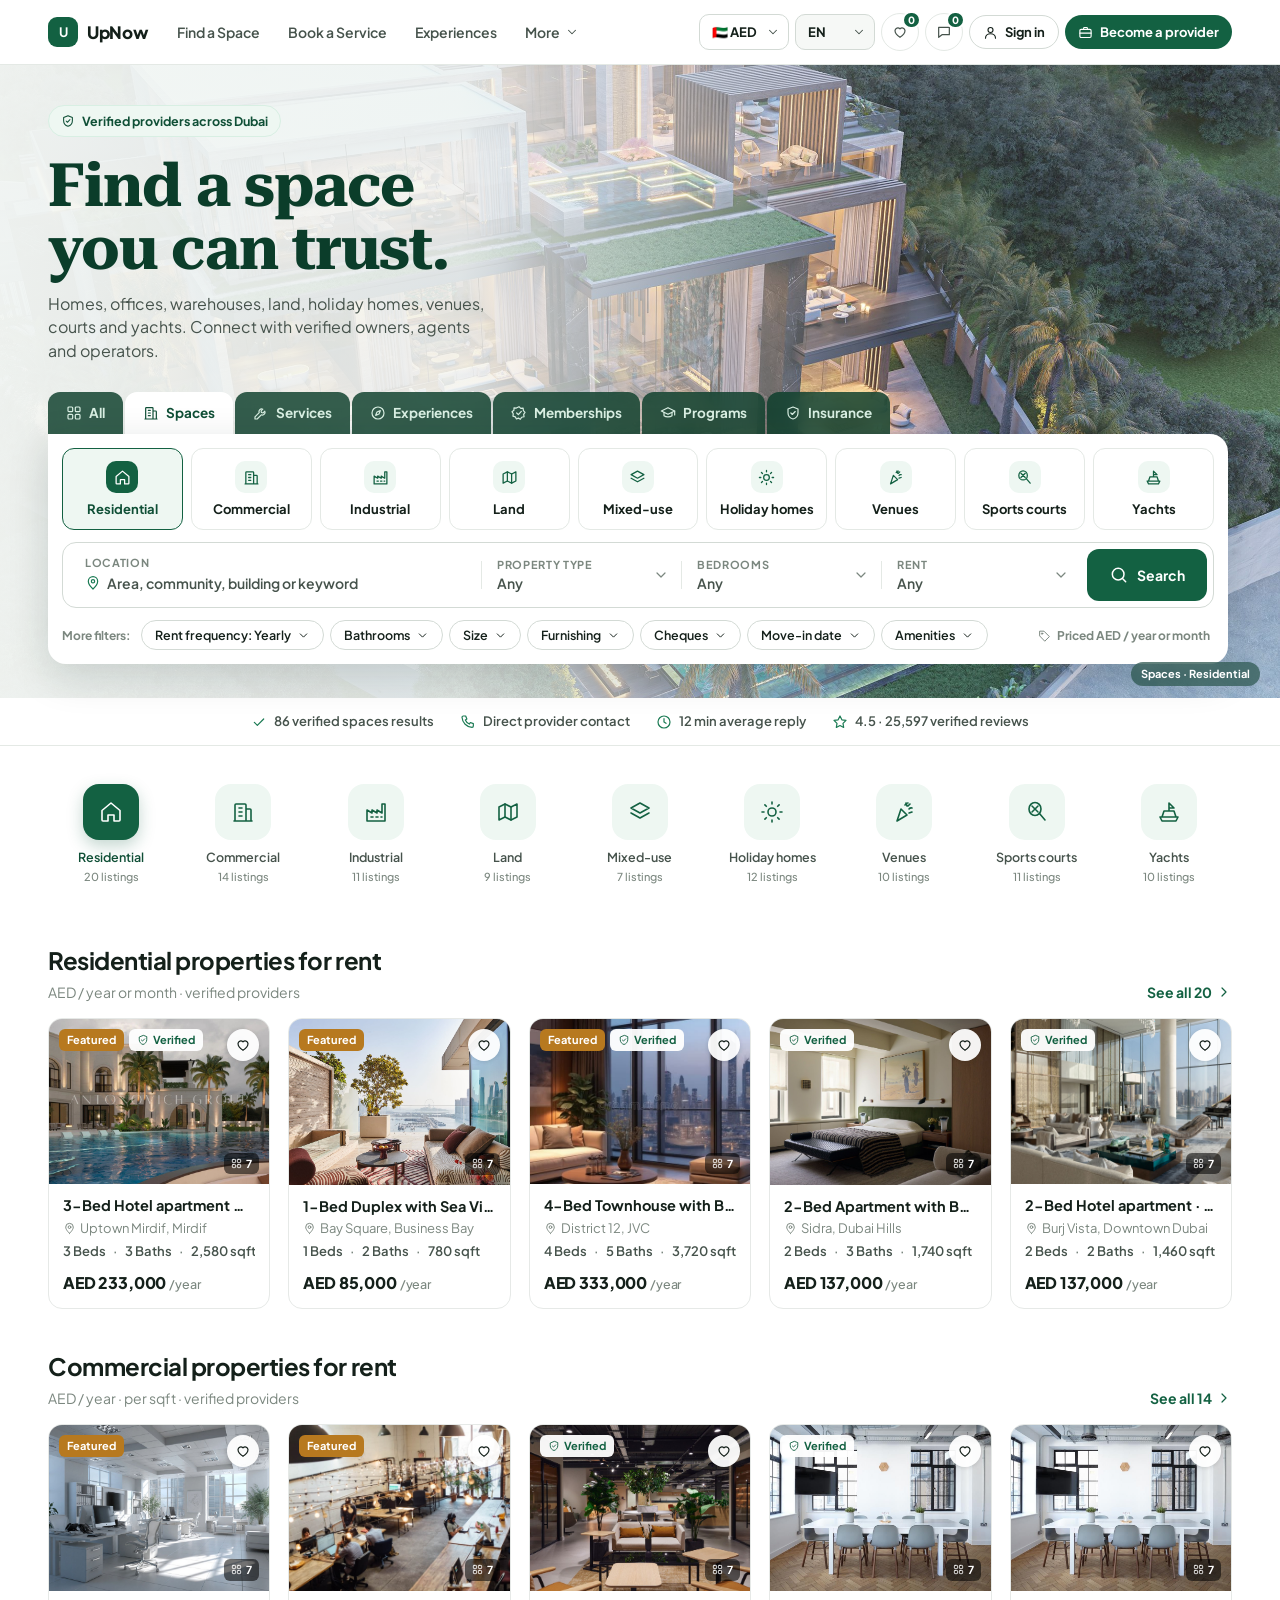
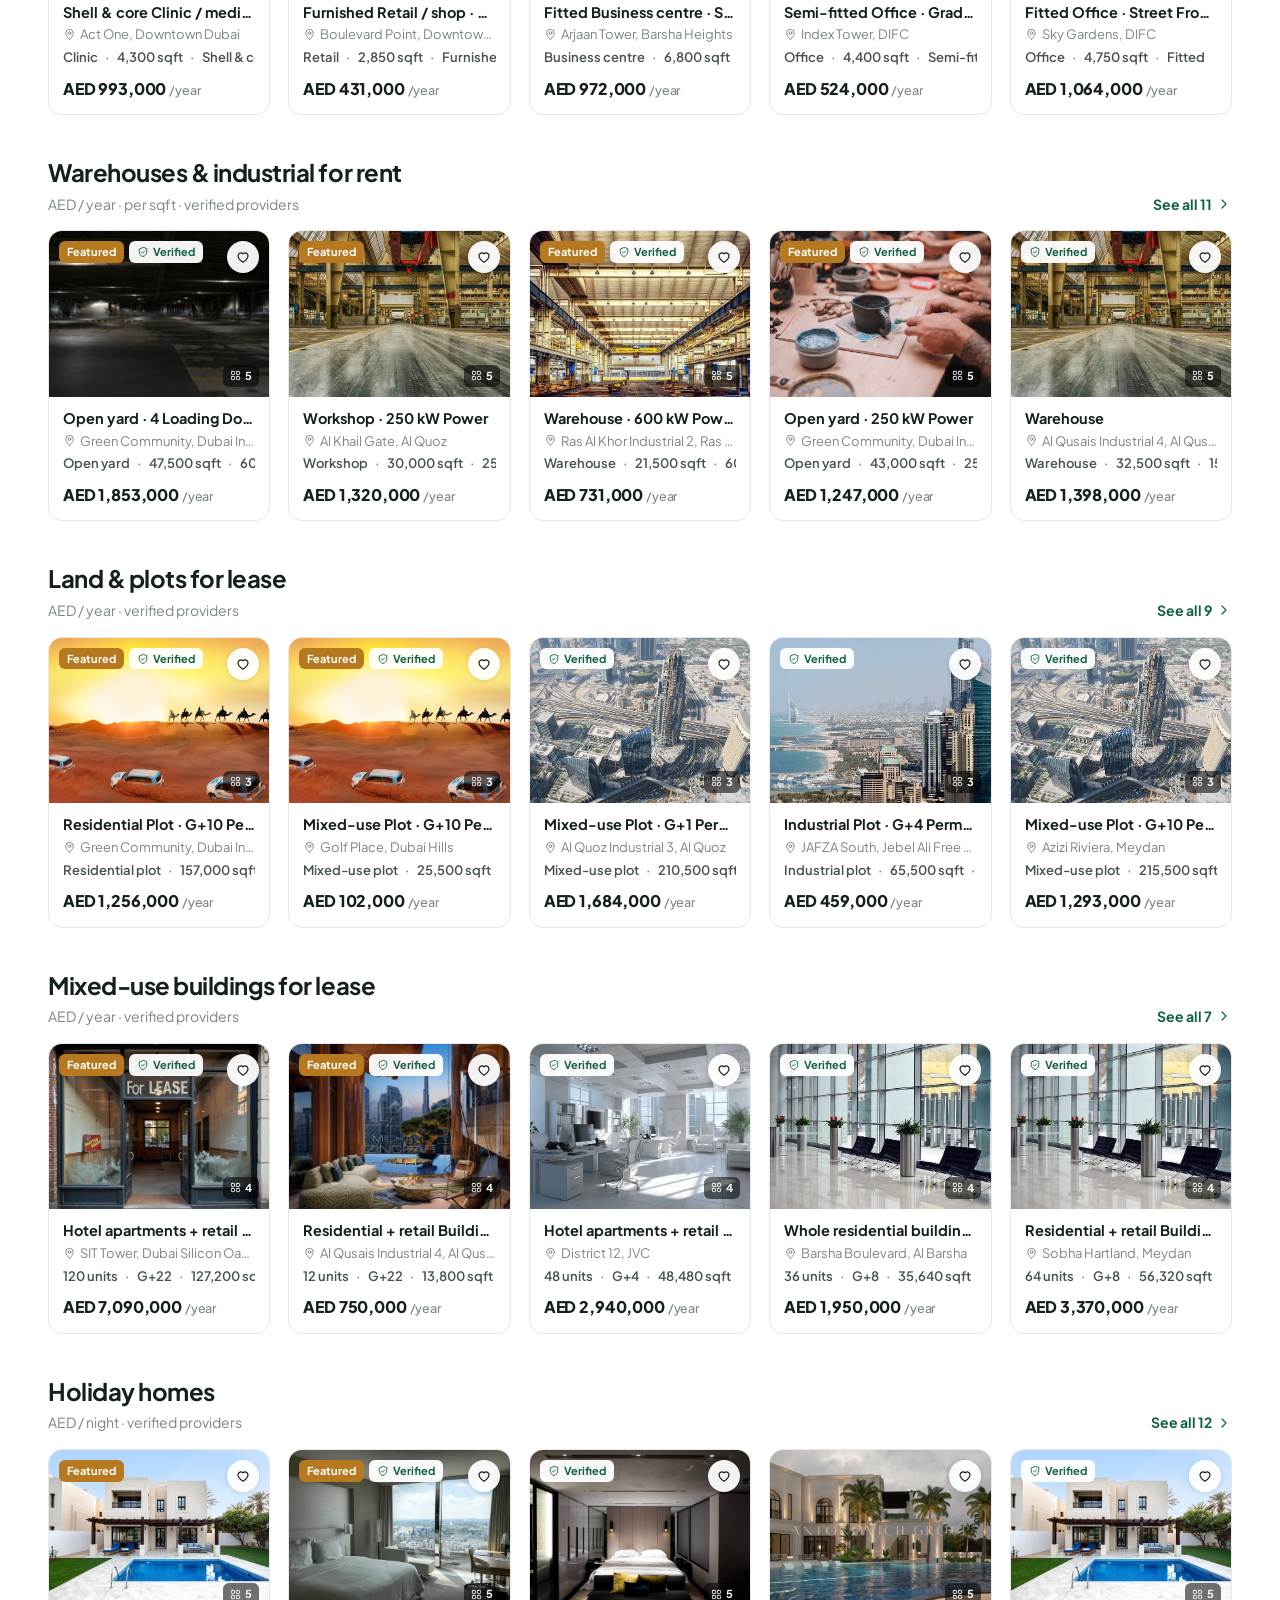
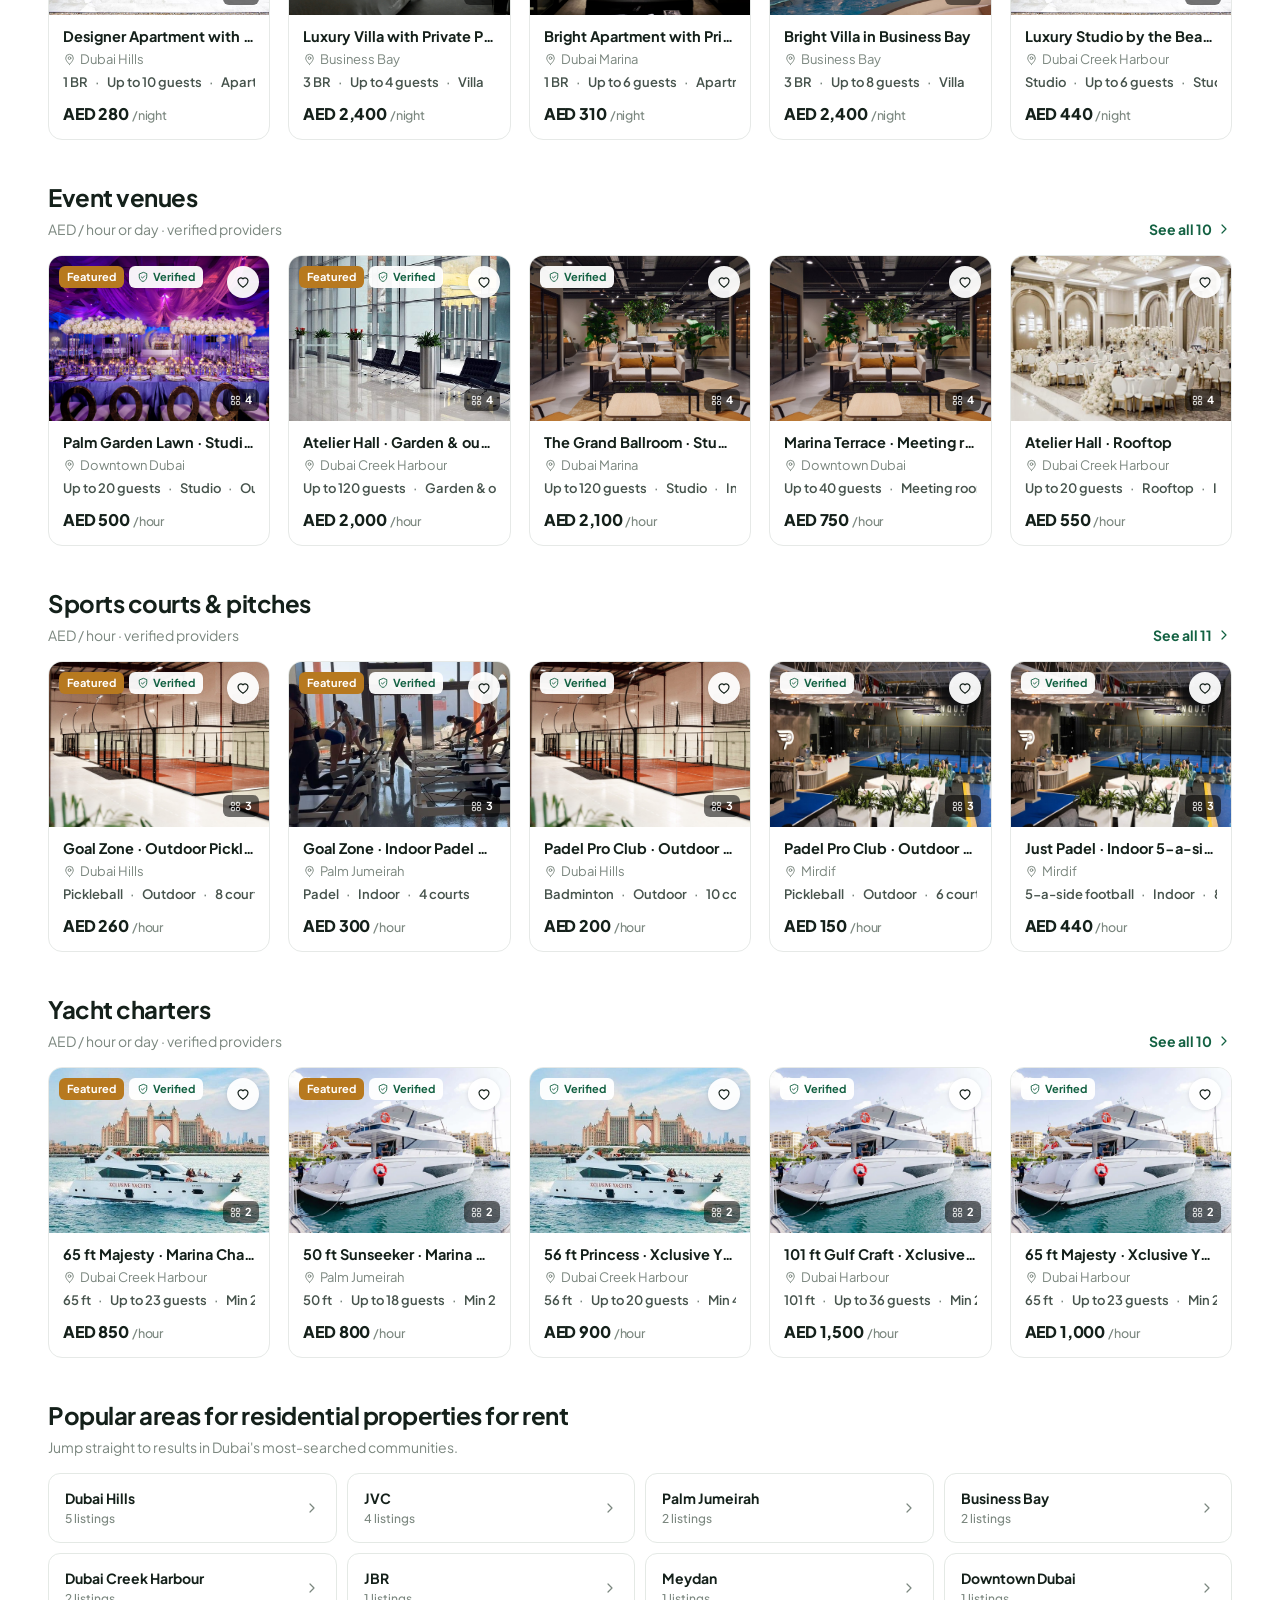
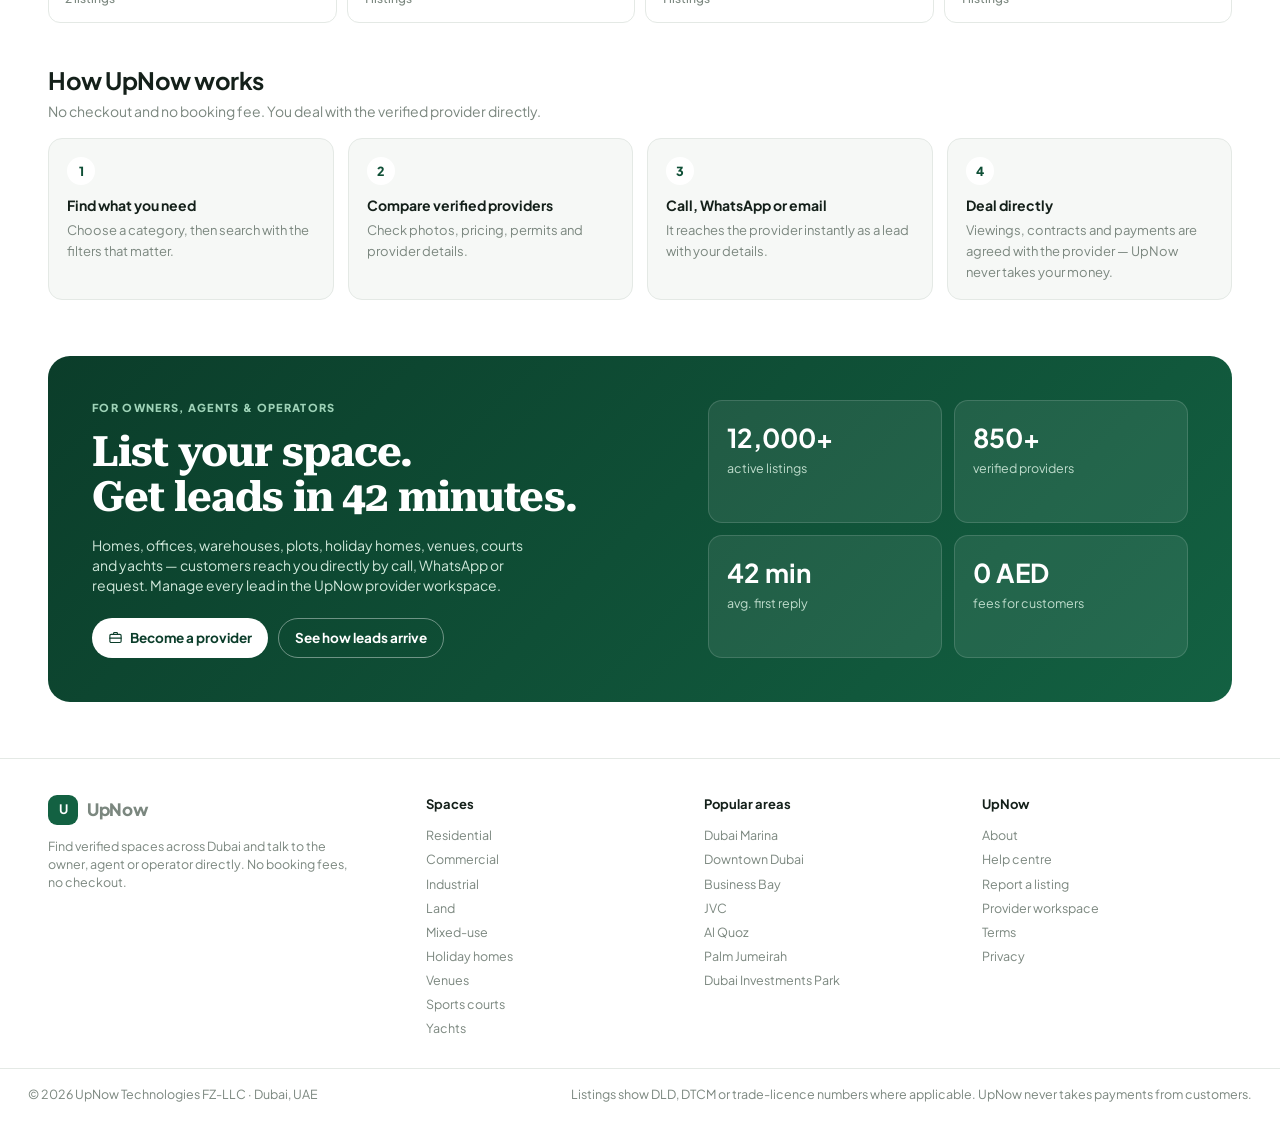
<file: index.html>
<!doctype html>
<html lang="en"><head><meta charset="utf-8"><meta name="viewport" content="width=device-width,initial-scale=1">
<title>UpNow — Verified providers across Dubai</title>
<meta name="description" content="Residential, commercial, industrial, land, holiday homes, venues, courts and yachts — plus services, experiences, memberships, programs and insurance across Dubai. Call or WhatsApp verified providers directly.">
<link rel="stylesheet" href="css/styles.css"><link rel="stylesheet" href="css/search.css">
<style>
.herosec{position:relative;padding:40px 0 34px;background:#1b2a22;z-index:20}
.herosec .wrap{position:relative;z-index:2}
.herosec .pop,.herosec .more-pop{z-index:100}
.herosec .bg{position:absolute;inset:0;overflow:hidden}
.herosec .bg img{position:absolute;inset:0;width:100%;height:100%;object-fit:cover;opacity:0;transform:scale(1.04);transition:opacity .7s ease,transform 6s ease}
.herosec .bg img.on{opacity:1;transform:scale(1)}
.herosec .bg::after{content:'';position:absolute;inset:0;background:linear-gradient(90deg,rgba(244,247,244,.97) 0%,rgba(244,247,244,.88) 36%,rgba(244,247,244,.15) 70%)}
.kick{white-space:nowrap;display:inline-flex;align-items:center;gap:7px;background:var(--g1);color:var(--g8);border:1px solid var(--g2);padding:6px 12px;border-radius:99px;font-weight:700;font-size:12.5px}
.kick .ico{width:14px;height:14px}
.herosec h1{font-family:var(--serif);font-weight:500;font-size:60px;line-height:1.04;letter-spacing:-.015em;margin:18px 0 12px;color:var(--g9);max-width:640px;min-height:125px;display:flex;align-items:flex-end}
.herosec .sub{font-size:16px;color:var(--ink2);max-width:460px;margin:0 0 28px;min-height:72px}
.herosec .sw{max-width:1180px}
.herosec .credit{position:absolute;right:20px;bottom:12px;font-size:11px;font-weight:700;color:#fff;background:rgba(11,61,42,.55);backdrop-filter:blur(6px);padding:4px 10px;border-radius:99px;z-index:2}
.trust{display:flex;gap:26px;padding:14px 0;border-bottom:1px solid var(--line);background:#fff;font-weight:600;color:var(--ink2);font-size:13px;justify-content:center;flex-wrap:wrap;position:relative;z-index:1}
.trust span{display:flex;align-items:center;gap:7px}.trust .ico{color:var(--g6)}
/* category rail — icons */
.cats{display:grid;grid-template-columns:repeat(var(--n,9),minmax(0,1fr));gap:6px;padding:26px 0 6px}
.cats a{display:flex;flex-direction:column;align-items:center;gap:8px;min-width:0;padding:12px 4px;border-radius:14px;font-weight:600;font-size:12.5px;color:var(--ink2);text-align:center;transition:.15s}
.cats a:hover{background:var(--bg);color:var(--ink)}
.cats a i{width:56px;height:56px;border-radius:16px;background:var(--g1);display:grid;place-items:center;color:var(--g7);transition:.15s}
.cats a i .ico{width:24px;height:24px;stroke-width:1.6}
.cats a:hover i{transform:translateY(-2px);background:var(--g2)}
.cats a.on i{background:var(--g7);color:#fff;box-shadow:0 6px 16px rgba(19,97,66,.25)}
.cats a.on{color:var(--g8)}
.cats a small{color:var(--ink3);font-weight:500;font-size:11px;margin-top:-5px}
.sec{margin-top:40px}
.sec-h{display:flex;align-items:flex-end;justify-content:space-between;margin-bottom:16px;gap:20px}
.sec-h h2{font-size:24px;letter-spacing:-.02em}
.sec-h p{margin:4px 0 0;color:var(--ink3)}
.sec-h a{color:var(--g7);font-weight:700;display:flex;align-items:center;gap:4px;white-space:nowrap}
.row{display:grid;grid-template-columns:repeat(5,1fr);gap:22px 18px}
.pop-areas{display:grid;grid-template-columns:repeat(4,1fr);gap:10px}
.pop-areas a{background:#fff;border:1px solid var(--line);border-radius:12px;padding:14px 16px;display:flex;justify-content:space-between;align-items:center;font-weight:700}
.pop-areas a:hover{border-color:var(--g5)}
.pop-areas a small{display:block;color:var(--ink3);font-weight:500;font-size:12px;margin-top:2px}
.pop-areas .ico{color:var(--ink3)}
.why{display:grid;grid-template-columns:repeat(4,1fr);gap:14px}
.why div{background:var(--bg);border:1px solid var(--line);border-radius:14px;padding:18px}
.why .n{width:28px;height:28px;border-radius:50%;background:#fff;color:var(--g8);display:grid;place-items:center;font-weight:800;font-size:12.5px;margin-bottom:10px}
.why b{display:block;margin-bottom:4px}.why span{color:var(--ink3);font-size:13px}
@media (max-width:1200px){.row{grid-template-columns:repeat(4,1fr)}.row>:nth-child(n+5){display:none}}
@media (max-width:900px){.cats{display:flex;overflow-x:auto}.cats a{flex:0 0 96px}}
@media (max-width:900px){.herosec h1{font-size:44px}.row{grid-template-columns:repeat(2,1fr)}.pop-areas,.why{grid-template-columns:repeat(2,1fr)}}
</style></head>
<body>
<div id="hdr"></div>
<section class="herosec" data-screen-label="Home hero">
  <div class="bg" id="bg"><img alt=""><img alt=""></div>
  <div class="wrap">
    <span class="kick" id="kick"></span>
    <h1 id="h1"></h1>
    <p class="sub" id="sub"></p>
    <div class="sw" id="sw"></div>
  </div>
  <span class="credit" id="credit"></span>
</section>
<div class="trust" id="trust"></div>
<main class="wrap">
  <div class="cats skip-scroll" id="cats" data-screen-label="Categories"></div>
  <div id="sections"></div>
  <section class="sec"><div class="sec-h"><div><h2 id="areasH">Popular areas</h2><p>Jump straight to results in Dubai's most-searched communities.</p></div></div><div class="pop-areas" id="areas"></div></section>
  <section class="sec"><div class="sec-h"><div><h2>How UpNow works</h2><p>No checkout and no booking fee. You deal with the verified provider directly.</p></div></div><div class="why" id="why"></div></section>
</main>
<div id="ftr"></div>
<script src="js/data.js"></script><script src="js/common.js"></script><script src="js/filters-ui.js"></script>
<script>
const { VERTICALS, VORDER, LISTINGS, AREAS, offerOf } = UP;
const { ico, esc, card, toQuery, results, blankState, t } = UPUI;
document.getElementById('hdr').innerHTML = UPUI.header('home');
document.getElementById('ftr').innerHTML = UPUI.footer();
UPUI.bindHeader();

let saved = {}; try { saved = JSON.parse(localStorage.getItem('upnow.home') || '{}'); } catch (e) {}
const S = blankState(saved.v || 'spaces', saved.o);
const go = () => { location.href = 'Search.html' + toQuery(S); };

const COPY = {
  all: ['Everything Dubai, one search.', 'Spaces, services, experiences, memberships, programs and insurance — from verified providers.'],
  spaces: ['Find a space you can trust.', 'Homes, offices, warehouses, land, holiday homes, venues, courts and yachts. Connect with verified owners, agents and operators.'],
  services: ['Book a service you can trust.', 'From cleaning and AC to salons and dentists. Licensed, reviewed and ready to reply on WhatsApp.'],
  experiences: ['Discover experiences worth remembering.', 'Tours, workshops and desert safaris from DTCM-licensed operators.'],
  memberships: ['Join places that fit your life.', 'Compare plans, benefits, access and locations before you join.'],
  programs: ['Find the right program to grow.', 'Schools, courses, camps and academies with clear admissions and schedules.'],
  insurance: ['Protect what matters to you.', 'Motor, health and property quotes from CBUAE-licensed insurers.']
};
const HERO = { residential: 'img/hero.jpg', commercial: 'img/office1.jpg', industrial: 'img/wh3.jpg', land: 'img/aerial1.jpg', mixed: 'img/aerial2.jpg', holiday: 'img/villa1.jpg', venue: 'img/venue2.jpg', court: 'img/padel1.jpg', yacht: 'img/yacht2.jpg',
  cleaning: 'img/clean1.jpg', ac: 'img/ac1.jpg', haircut: 'img/salon1.jpg', dentist: 'img/dental1.jpg', safari: 'img/desert2.jpg', workshop: 'img/workshop1.jpg', tour: 'img/desert1.jpg', gym: 'img/fit2.jpg', credits: 'img/fit1.jpg', school: 'img/school1.jpg', course: 'img/office2.jpg', camp: 'img/school2.jpg', academy: 'img/padel2.jpg', all: 'img/hero.jpg' };
const OICO = UPF.OICO || { cleaning: 'spark', ac: 'snow', haircut: 'user', dentist: 'heart', safari: 'sun', workshop: 'tool', tour: 'compass', gym: 'bolt', credits: 'tag', school: 'grad', course: 'doc', camp: 'sun', academy: 'ball', motor: 'car', health: 'heart', property: 'home' };
const iconOf = (v, o) => o.icon || OICO[o.id] || VERTICALS[v].icon;

const bgImgs = [...document.querySelectorAll('#bg img')]; let bgIdx = 0, bgCur = null;
function setHero(src) { if (src === bgCur) return; bgCur = src; const next = bgImgs[1 - bgIdx]; const pre = new Image(); pre.onload = pre.onerror = () => { next.src = src; requestAnimationFrame(() => { next.classList.add('on'); bgImgs[bgIdx].classList.remove('on'); bgIdx = 1 - bgIdx; }); }; pre.src = src; }

function paint() {
  localStorage.setItem('upnow.home', JSON.stringify({ v: S.v, o: S.o }));
  const c = COPY[S.v] || COPY.all;
  document.getElementById('h1').textContent = c[0];
  document.getElementById('sub').textContent = c[1];
  document.getElementById('kick').innerHTML = ico('shield') + 'Verified providers across Dubai';
  const O = S.v === 'all' ? null : offerOf(S.v, S.o);
  setHero(HERO[S.v === 'all' ? 'all' : S.o] || HERO.all);
  document.getElementById('credit').textContent = O ? VERTICALS[S.v].label + ' · ' + O.label : 'All verticals';

  const inV = LISTINGS.filter(l => S.v === 'all' || l.v === S.v);
  document.getElementById('trust').innerHTML = [
    ['check', `${inV.filter(l => l.a.verified).length} verified ${S.v === 'all' ? 'listings' : VERTICALS[S.v].label.toLowerCase()} results`],
    ['phone', 'Direct provider contact'],
    ['clock', `${Math.round(inV.reduce((s, l) => s + l.provider.reply, 0) / inV.length)} min average reply`],
    ['star', `${(inV.reduce((s, l) => s + l.rating, 0) / inV.length).toFixed(1)} · ${inV.reduce((s, l) => s + l.reviews, 0).toLocaleString()} verified reviews`]
  ].map(([i, s]) => `<span>${ico(i)}${esc(s)}</span>`).join('');

  const rail = S.v === 'all'
    ? VORDER.map(v => ({ href: '?v=' + v, label: VERTICALS[v].label, n: LISTINGS.filter(l => l.v === v).length, icon: VERTICALS[v].icon }))
    : VERTICALS[S.v].offers.map(o => ({ href: toQuery(blankState(S.v, o.id)), label: o.label, n: LISTINGS.filter(l => l.cat === o.id && l.v === S.v).length, icon: iconOf(S.v, o), on: o.id === S.o }));
  document.getElementById('cats').style.setProperty('--n', rail.length);
  document.getElementById('cats').innerHTML = rail.map(r => `<a href="Search.html${r.href}" class="${r.on ? 'on' : ''}"><i>${ico(r.icon)}</i>${esc(t(r.label))}<small>${r.n} listings</small></a>`).join('');

  const blocks = S.v === 'all'
    ? VORDER.map(v => ({ t: VERTICALS[v].label, p: COPY[v][1], list: LISTINGS.filter(l => l.v === v).sort((a, b) => b.rating - a.rating), href: '?v=' + v }))
    : VERTICALS[S.v].offers.map(o => { const B = blankState(S.v, o.id); return { t: o.h1, p: o.basis + ' · verified providers', list: results(B), href: toQuery(B), on: o.id === S.o }; }).sort((a, b) => (b.on || 0) - (a.on || 0));
  document.getElementById('sections').innerHTML = blocks.filter(b => b.list.length).map(b => `
    <section class="sec"><div class="sec-h"><div><h2>${esc(b.t)}</h2>${b.p ? `<p>${esc(b.p)}</p>` : ''}</div><a href="Search.html${b.href}">See all ${b.list.length} ${ico('chevR')}</a></div>
    <div class="row">${b.list.slice(0, 5).map(l => card(l)).join('')}</div></section>`).join('');

  const pool = S.v === 'all' ? inV : inV.filter(l => l.cat === S.o);
  const areas = AREAS.map(a => ({ ...a, c: pool.filter(l => l.loc === a.id || (l.coverage || []).includes(a.id)).length })).filter(a => a.c).sort((a, b) => b.c - a.c).slice(0, 8);
  document.getElementById('areasH').textContent = O ? `Popular areas for ${O.h1.toLowerCase()}` : 'Popular areas';
  document.getElementById('areas').innerHTML = areas.map(a => `<a href="Search.html${toQuery({ ...blankState(S.v, S.o), loc: [a.id] })}"><span>${esc(a.n)}<small>${a.c} listings</small></span>${ico('chevR')}</a>`).join('');

  document.getElementById('why').innerHTML = [
    ['Find what you need', 'Choose a category, then search with the filters that matter.'],
    ['Compare verified providers', 'Check photos, pricing, permits and provider details.'],
    ['Call, WhatsApp or email', 'It reaches the provider instantly as a lead with your details.'],
    ['Deal directly', 'Viewings, contracts and payments are agreed with the provider — UpNow never takes your money.']
  ].map(([b, s], i) => `<div><span class="n">${i + 1}</span><b>${b}</b><span>${s}</span></div>`).join('');
}
UPF.SearchBar(document.getElementById('sw'), S, { mode: 'hero', onChange: paint, onSubmit: go });
paint();
Object.values(HERO).forEach(s => new Image().src = s);
</script>
</body></html>
</file>
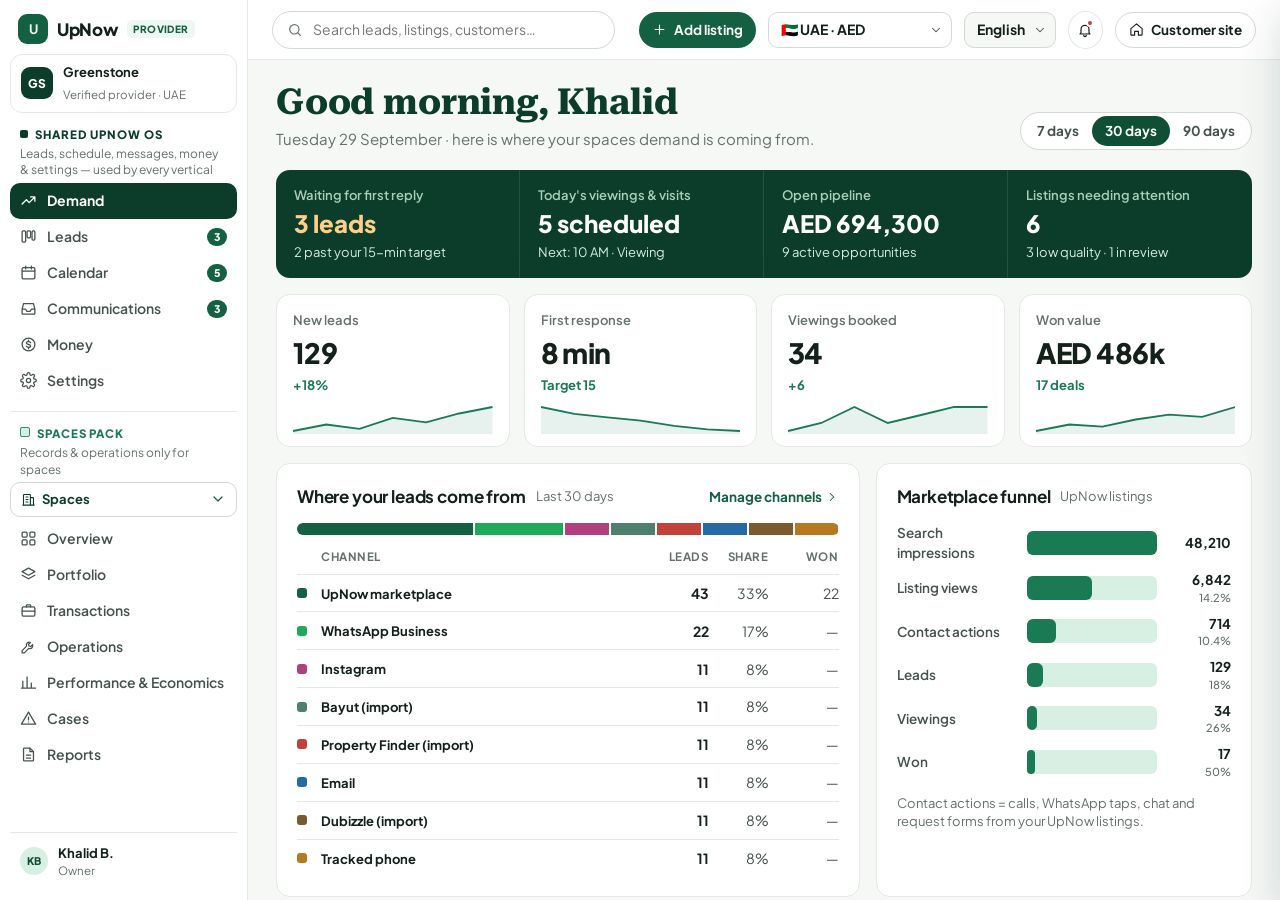
<file: provider-workspace/index.html>
<!doctype html>
<html lang="en"><head><meta charset="utf-8"><meta name="viewport" content="width=device-width,initial-scale=1">
<title>UpNow Provider · Workspace home (Demand)</title>
<link rel="stylesheet" href="../css/styles.css">
<link rel="stylesheet" href="pw/app.css">
</head>
<body>
<div class="app" data-screen-label="Workspace home (Demand)">
  <aside class="sb" id="sb"></aside>
  <div class="main"><header class="top" id="top"></header><main class="view" id="view"></main></div>
</div>
<div class="dscrim" id="dscrim" onclick="if(event.target===this)PWA.closeDrawer()"></div>
<aside class="drawer" id="drawer"></aside>
<div class="scrim" id="scrim" onclick="if(event.target===this)PWA.closeModal()"></div>
<div class="pop2" id="pop"></div>
<div class="toast" id="toast"></div>
<script>window.PW_MULTI = true; window.PW_START = 'demand';</script>
<script src="../js/data.js"></script>
<script src="pw/packs.js"></script>
<script src="pw/data.js"></script>
<script src="pw/core.js"></script>
<script src="pw/demand.js"></script>
<script src="pw/engage.js"></script>
<script src="pw/operate.js"></script>
<script src="pw/os.js"></script>
<script src="pw/money.js"></script>
<script>PWA.render();</script>
</body></html>
</file>
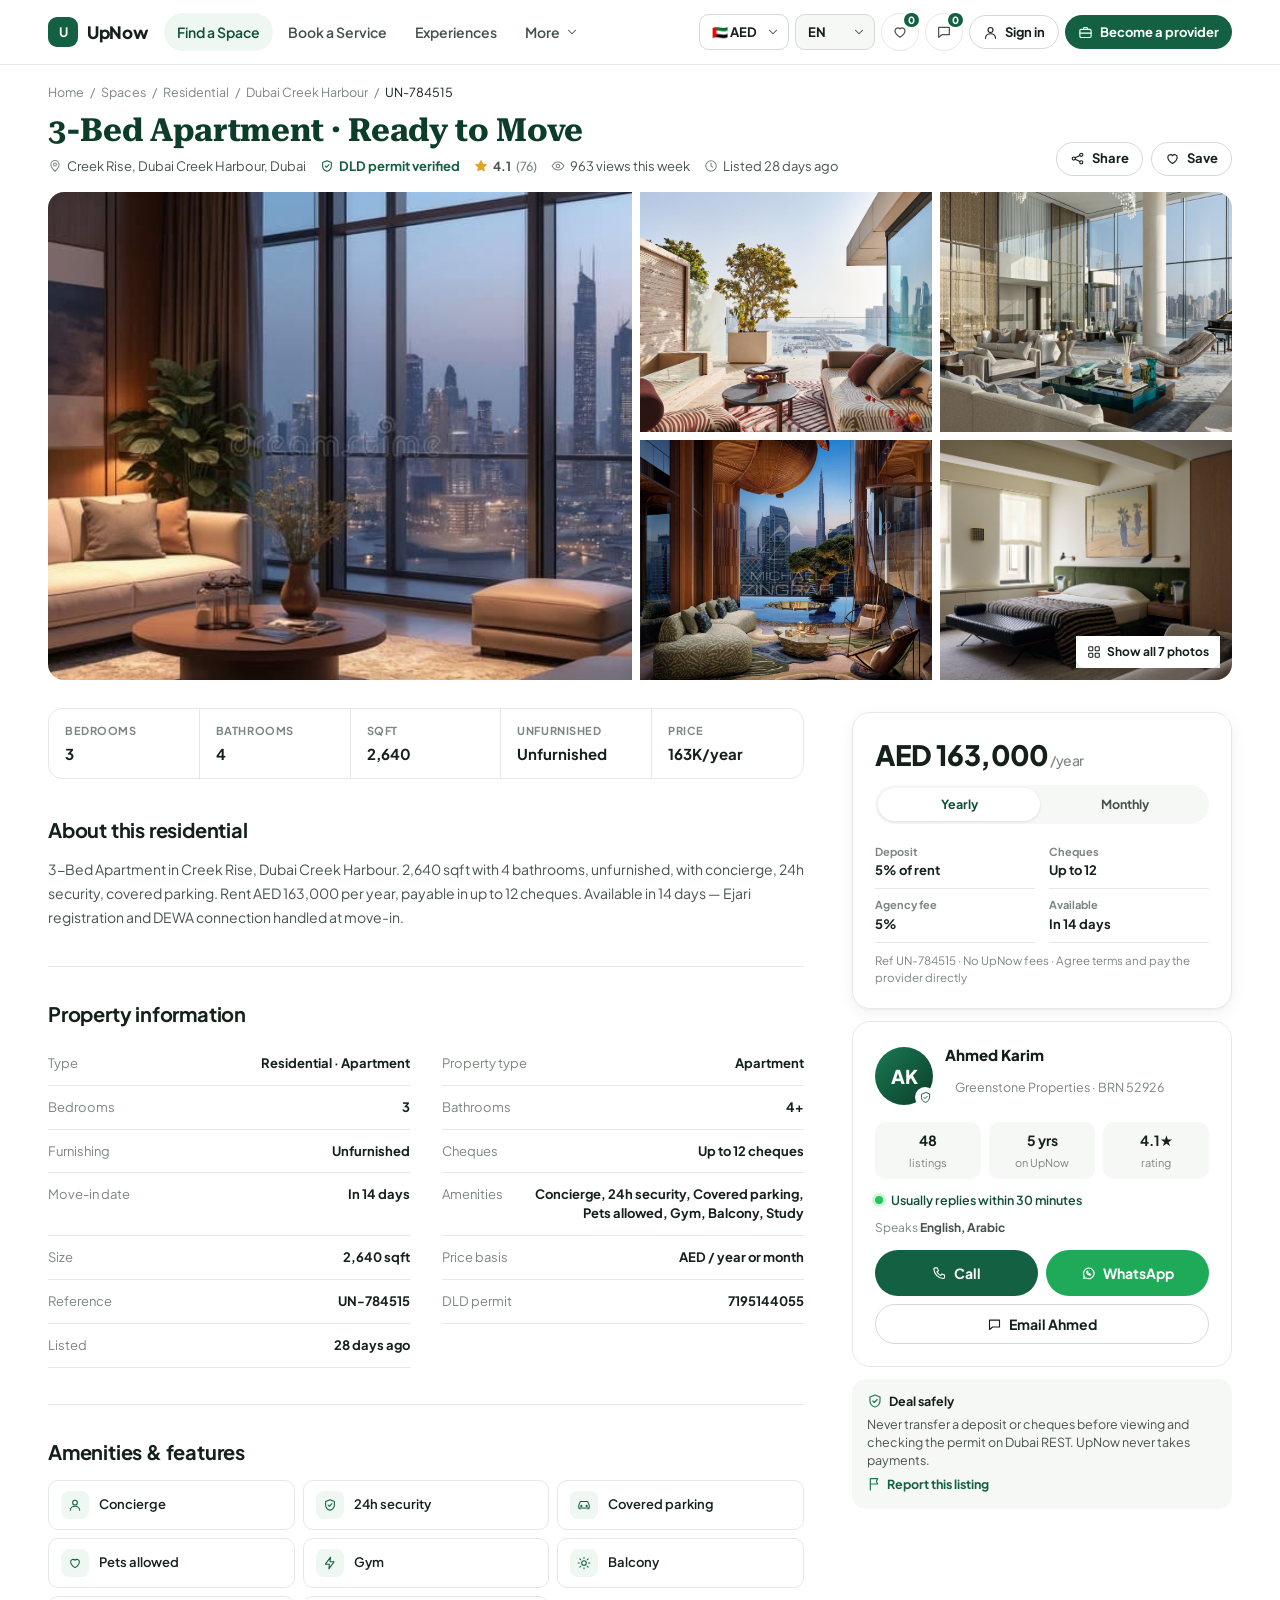
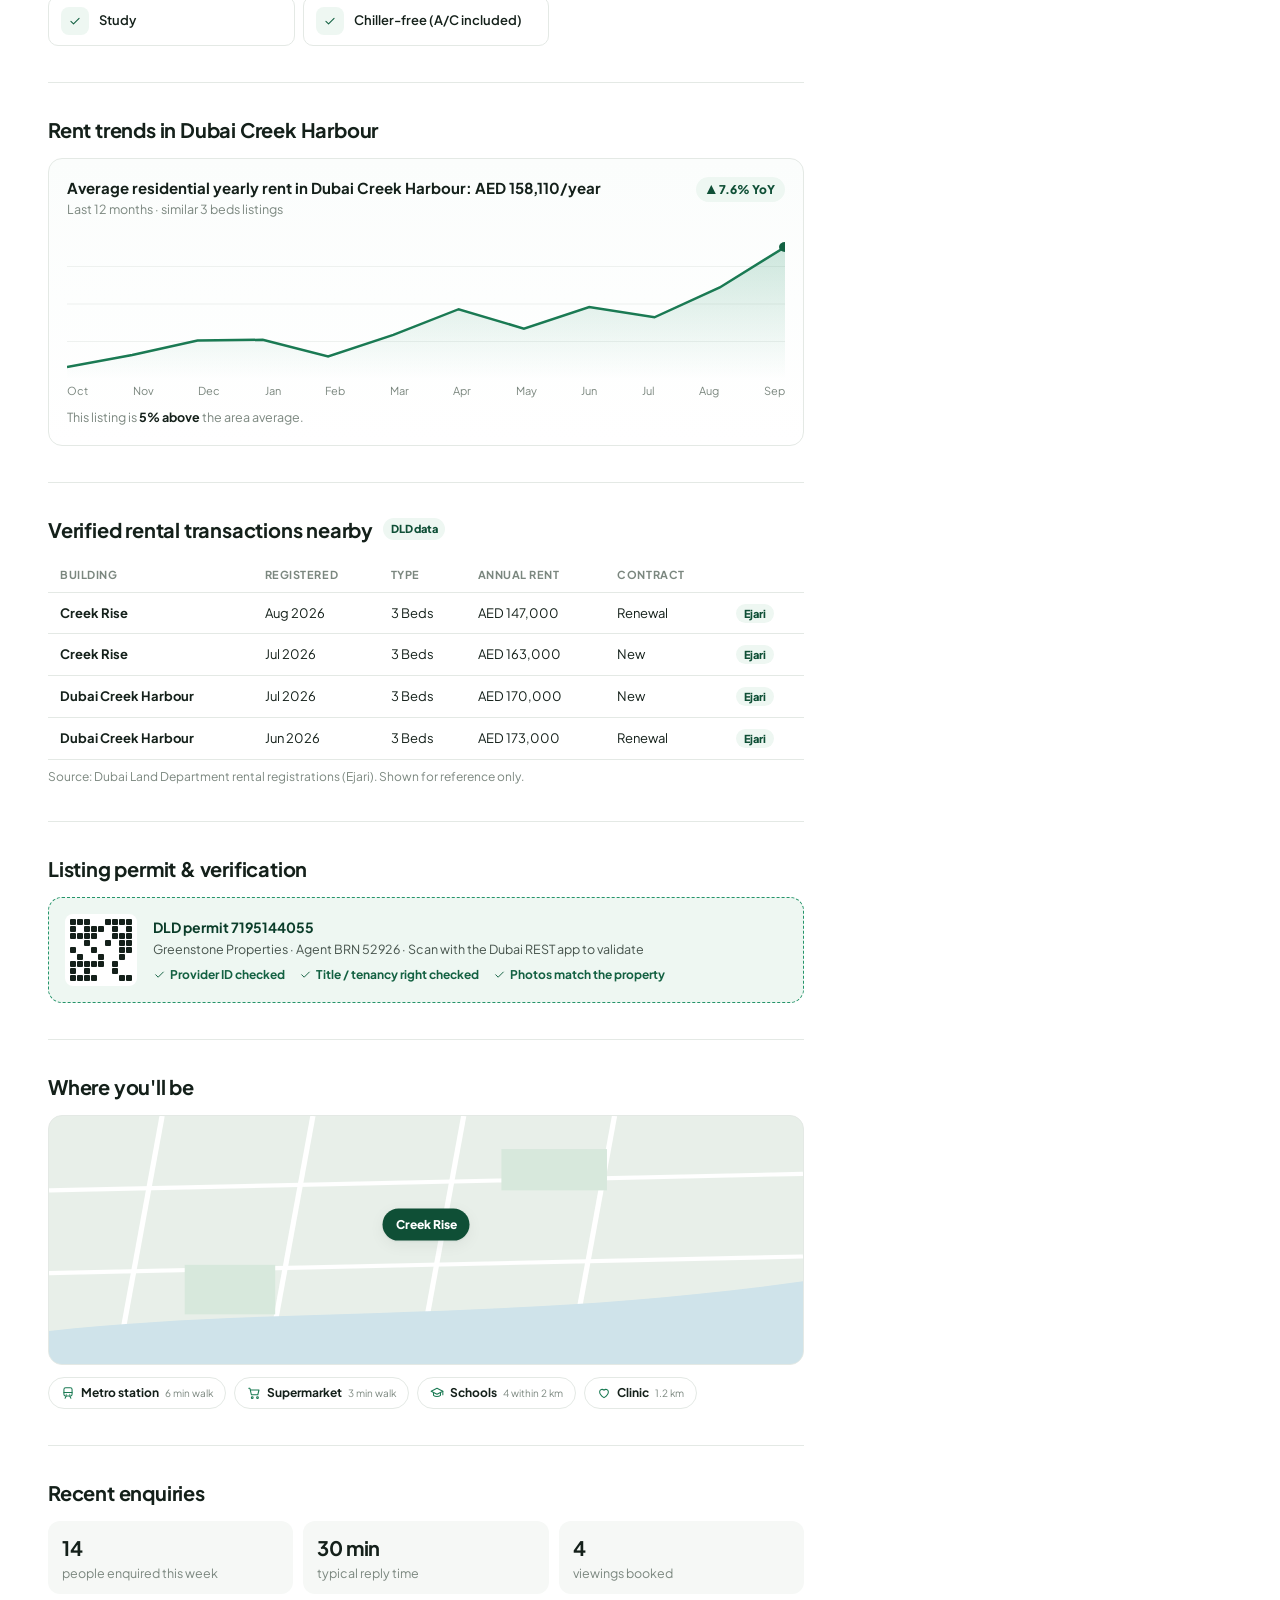
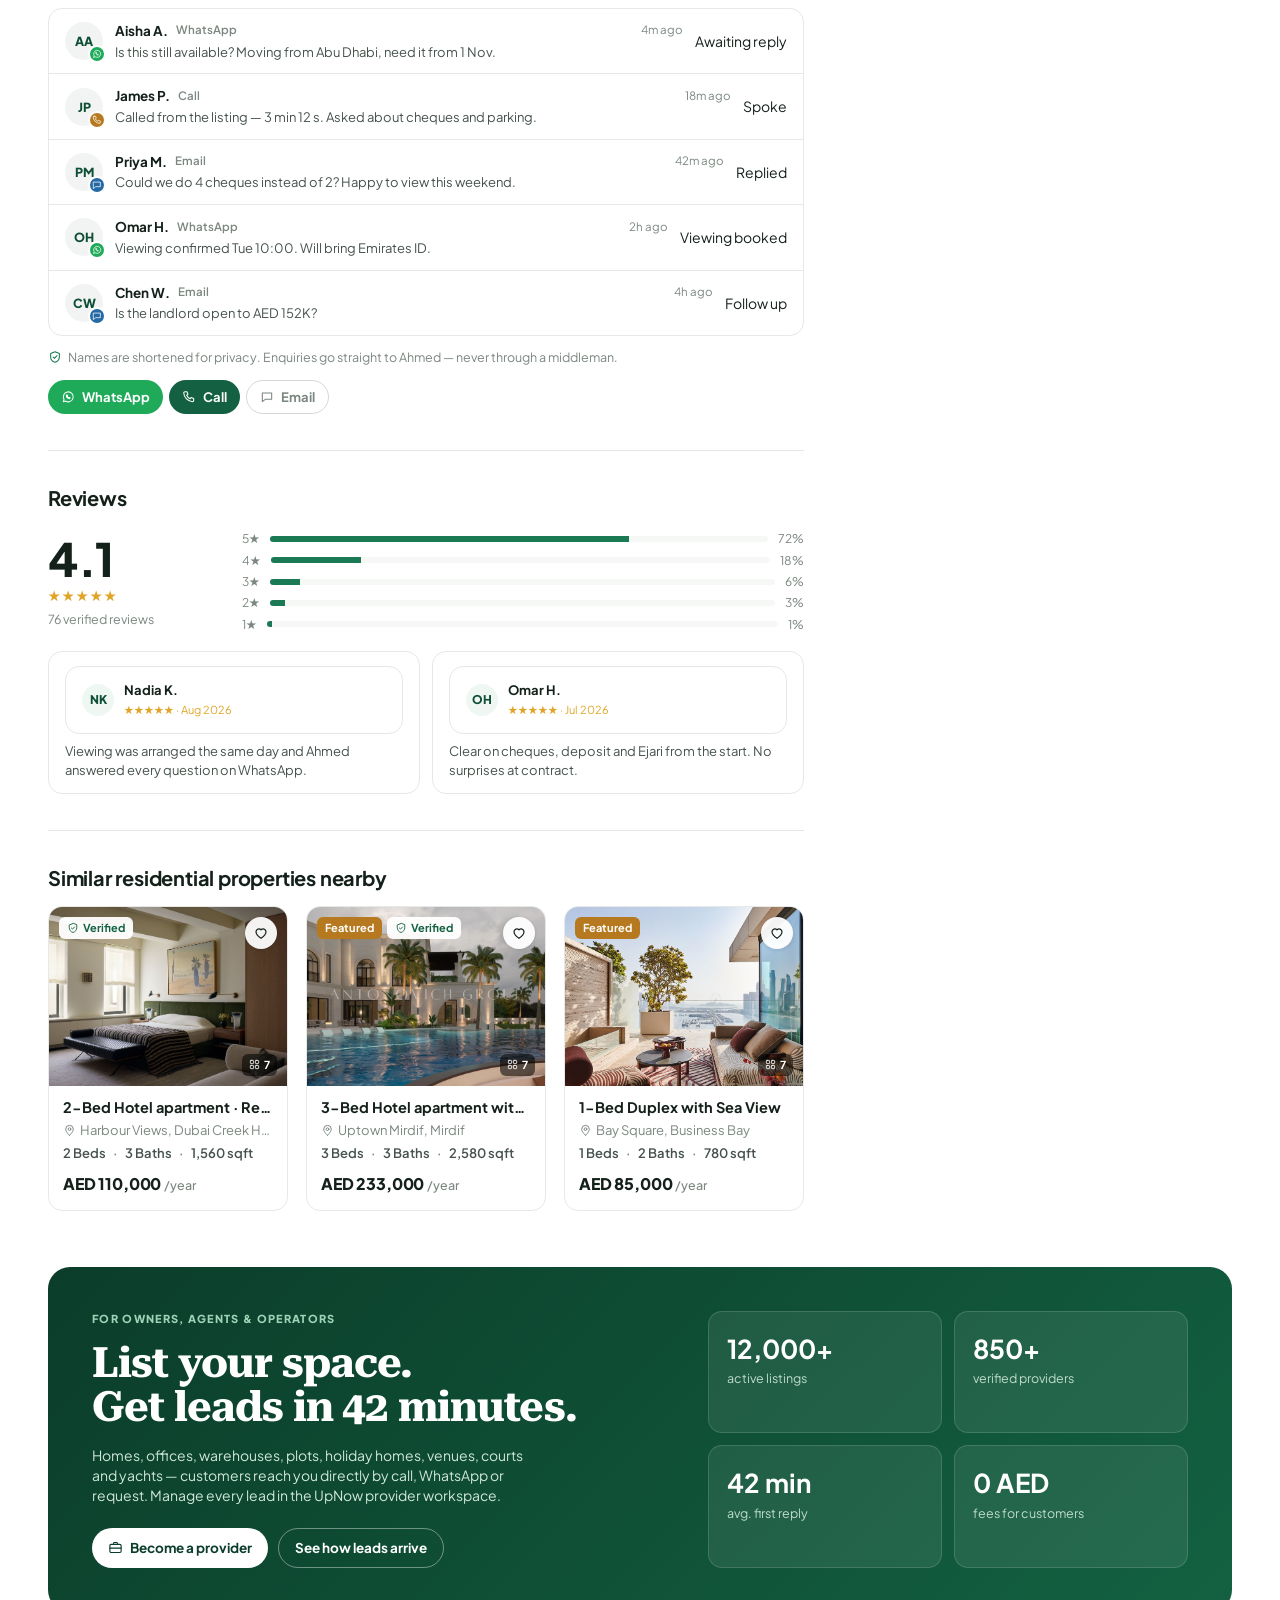
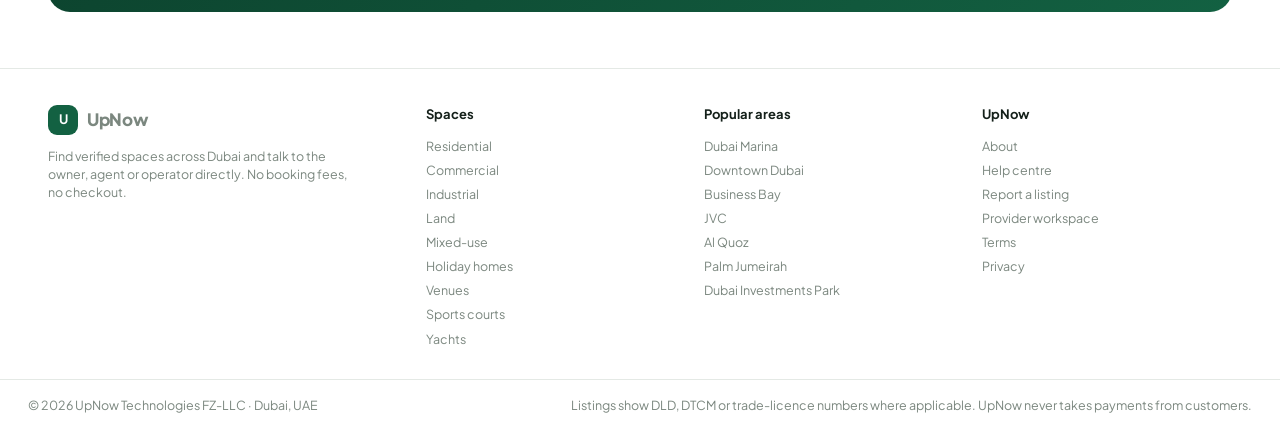
<file: Listing.html>
<!doctype html>
<html lang="en"><head><meta charset="utf-8"><meta name="viewport" content="width=device-width,initial-scale=1">
<title>Listing | UpNow Spaces</title>
<meta name="description" id="mdesc" content="">
<link rel="stylesheet" href="css/styles.css">
<style>
body{background:#fff}
.crumbs{display:flex;gap:6px;color:var(--ink3);font-size:12.5px;padding:18px 0 12px;flex-wrap:wrap}
.crumbs a:hover{color:var(--g7);text-decoration:underline}
.lay{display:grid;grid-template-columns:minmax(0,1fr) 380px;gap:48px;align-items:start}
.top h1{font-family:var(--serif);font-weight:700;font-size:32px;letter-spacing:-.01em;line-height:1.12;color:var(--g9)}
.top .sub{display:flex;gap:14px;color:var(--ink2);margin:8px 0 16px;flex-wrap:wrap;align-items:center;font-size:13px}
.top .sub span{display:flex;align-items:center;gap:5px}.top .sub .ico{width:14px;height:14px;color:var(--ink3)}
.top .sub .vf{color:var(--g7);font-weight:700}.top .sub .vf .ico{color:var(--g7)}
.top{display:flex;align-items:flex-end;justify-content:space-between;gap:20px}.tl{min-width:0}.tacts{display:flex;gap:8px;flex:none;margin-bottom:16px}
.gal{margin-bottom:28px;display:grid;grid-template-columns:2fr 1fr 1fr;grid-template-rows:240px 240px;gap:8px;border-radius:16px;overflow:hidden;position:relative}
.gal>div{background:var(--g1);position:relative;overflow:hidden;cursor:zoom-in}
.gal>div:first-child{grid-row:1/3}
.gal img{width:100%;height:100%;object-fit:cover;transition:transform .4s}.gal>div:hover img{transform:scale(1.03)}
.gal .ov{position:absolute;bottom:12px;display:flex;gap:6px;z-index:2}
.gal .ov.l{left:12px}.gal .ov.r{right:12px}
.gal .ov span,.gal .ov button{background:#fff;border-radius:9px;padding:7px 11px;font-weight:700;font-size:12px;display:flex;gap:6px;align-items:center;box-shadow:var(--sh)}
.gal .ov .ico{width:14px;height:14px}
.keyrow{display:grid;grid-auto-flow:column;grid-auto-columns:1fr;border:1px solid var(--line);border-radius:14px;overflow:hidden;margin:0 0 32px}
.keyrow div{min-width:0;padding:14px 16px;border-right:1px solid var(--line)}.keyrow div:last-child{border:0}
.keyrow small{display:block;color:var(--ink3);font-size:11px;font-weight:700;text-transform:uppercase;letter-spacing:.05em;margin-bottom:4px}
.keyrow b{font-size:15px;white-space:nowrap;overflow:hidden;text-overflow:ellipsis;display:block}
.sec{margin-top:36px;padding-top:32px;border-top:1px solid var(--line)}
.sec h2{font-size:20px;letter-spacing:-.01em;margin-bottom:14px;display:flex;align-items:center;gap:10px}
.sec h2 .st{font-size:11px;font-weight:800;padding:3px 8px;border-radius:99px;background:var(--g1);color:var(--g8)}
.about{color:var(--ink2);line-height:1.7;margin:0}
.info{display:grid;grid-template-columns:repeat(2,1fr);gap:0 32px}
.leadcard .lc-f span{white-space:nowrap}
.info div{display:flex;justify-content:space-between;gap:16px;padding:12px 0;min-width:0;border-bottom:1px solid var(--line);font-size:13px}
.info span{color:var(--ink3);flex:none}.info b{text-align:right;font-weight:700;min-width:0}
.feat{display:grid;grid-template-columns:repeat(3,1fr);gap:8px}
.feat div{display:flex;align-items:center;gap:10px;border:1px solid var(--line);border-radius:10px;padding:10px 12px;font-weight:600;font-size:13px}
.feat i{width:28px;height:28px;border-radius:8px;background:var(--g1);color:var(--g7);display:grid;place-items:center;flex:none}.feat i .ico{width:14px;height:14px}
.trendbox{border:1px solid var(--line);border-radius:14px;padding:18px;background:linear-gradient(180deg,#fbfdfc,#fff)}
.trendbox .th{display:flex;justify-content:space-between;align-items:flex-start;gap:12px;margin-bottom:10px}
.trendbox .th b{font-size:15px}.trendbox .th small{display:block;color:var(--ink3);font-size:12.5px;margin-top:2px}
.trendbox .up{background:var(--g1);color:var(--g8);font-weight:800;font-size:12px;padding:4px 10px;border-radius:99px;white-space:nowrap}
.trendbox svg{width:100%;height:150px;display:block}
.trendbox .ax{display:flex;justify-content:space-between;color:var(--ink3);font-size:11px;margin-top:4px}
.tx{width:100%;border-collapse:collapse;font-size:13px}
.tx th{text-align:left;font-size:11px;text-transform:uppercase;letter-spacing:.05em;color:var(--ink3);padding:9px 12px;border-bottom:1px solid var(--line)}
.tx td{padding:11px 12px;border-bottom:1px solid var(--line)}
.tx .ok{font-size:11px;font-weight:800;background:var(--g1);color:var(--g8);padding:3px 8px;border-radius:99px}
.permit{display:flex;gap:16px;align-items:center;background:var(--g1);border:1px dashed var(--g5);border-radius:14px;padding:16px}
.permit .qr{width:72px;height:72px;display:grid;grid-template-columns:repeat(9,1fr);gap:1px;flex:none;background:#fff;padding:5px;border-radius:8px}
.permit .qr i{background:var(--ink);border-radius:1px}.permit .qr i.o{background:transparent}
.permit b{display:block;color:var(--g9)}.permit span{color:var(--ink2);font-size:12.5px}
.permit .chk{display:flex;gap:14px;flex-wrap:wrap;margin-top:8px}.permit .chk em{font-style:normal;font-size:12px;font-weight:700;color:var(--g7);display:flex;align-items:center;gap:4px}.permit .chk .ico{width:13px;height:13px}
.mapmini{height:250px;border-radius:14px;overflow:hidden;background:#e8efe9;position:relative;border:1px solid var(--line)}
.mapmini svg{position:absolute;inset:0;width:100%;height:100%}
.mapmini .p{position:absolute;left:50%;top:50%;transform:translate(-50%,-100%);background:var(--g8);color:#fff;padding:7px 13px;border-radius:99px;font-weight:800;font-size:12px;box-shadow:var(--sh)}
.near{display:flex;gap:8px;flex-wrap:wrap;margin-top:12px}
.near div{white-space:nowrap;border:1px solid var(--line);border-radius:99px;padding:6px 12px;font-size:12px;display:flex;gap:6px;align-items:center}
.near .ico{width:14px;height:14px;color:var(--g6)}.near small{color:var(--ink3)}
.revs{display:grid;grid-template-columns:170px 1fr;gap:24px;align-items:center}
.revs .big{font-size:46px;font-weight:800;line-height:1}
.revs .str{color:#e0a526;letter-spacing:2px;margin-top:4px}
.bars div{display:flex;align-items:center;gap:10px;font-size:12px;color:var(--ink3);margin:4px 0}
.bars i{flex:1;height:6px;background:var(--bg);border-radius:9px;overflow:hidden}.bars i b{display:block;height:100%;background:var(--g6)}
.rv{display:grid;grid-template-columns:1fr 1fr;gap:12px;margin-top:14px}
.rv div{border:1px solid var(--line);border-radius:14px;padding:14px 16px;font-size:13px;color:var(--ink2)}
.rv .hd{display:flex;gap:10px;align-items:center;margin-bottom:8px}.rv .av{width:32px;height:32px;border-radius:50%;background:var(--g1);color:var(--g8);display:grid;place-items:center;font-weight:800;font-size:12px}
.rv .hd b{color:var(--ink);display:block;font-size:13px}.rv .hd small{color:#e0a526;font-size:11px}
.row{display:grid;grid-template-columns:repeat(3,minmax(0,1fr));gap:22px 18px}
/* recent enquiries (customer-facing) */
.eqh{display:grid;grid-template-columns:repeat(3,1fr);gap:10px;margin-bottom:14px}
.eqs{background:var(--bg);border-radius:12px;padding:12px 14px}.eqs b{display:block;font-size:20px;letter-spacing:-.02em}.eqs span{font-size:12.5px;color:var(--ink3)}
.eqlist{border:1px solid #e6e9e7;border-radius:14px;overflow:hidden}
.eq{display:flex;align-items:center;gap:12px;padding:12px 16px;border-bottom:1px solid var(--line);min-width:0}
.eq:last-child{border:0}.eq.me{background:var(--g1)}
.eq .av{width:38px;height:38px;border-radius:50%;background:#f1f4f2;color:var(--g8);display:grid;place-items:center;font-weight:800;font-size:12.5px;flex:none;position:relative}
.eq .av>.ico{width:16px;height:16px}
.eq .av em{position:absolute;right:-3px;bottom:-3px;width:18px;height:18px;border-radius:50%;display:grid;place-items:center;color:#fff;border:2px solid #fff}.eq .av em .ico{width:10px;height:10px}
.eq .bd{flex:1;min-width:0}
.eq .r1{display:flex;align-items:center;gap:8px}.eq .r1 b{font-size:13.5px}.eq .ch{font-size:11.5px;color:var(--ink3);font-weight:600}.eq time{font-size:11.5px;color:var(--ink3);margin-left:auto}
.eq p{margin:2px 0 0;font-size:13px;color:var(--ink2);white-space:nowrap;overflow:hidden;text-overflow:ellipsis}
.eq .stp2{flex:none}
.eqf{display:flex;align-items:center;justify-content:space-between;gap:14px;flex-wrap:wrap;margin-top:12px;font-size:12.5px;color:var(--ink3)}
.eqf>span{display:flex;gap:6px;align-items:center}.eqf .ico{width:14px;height:14px;color:var(--g6)}
.eqf>div{display:flex;gap:6px}.eqf .btn .ico{color:inherit}
/* side */
.side{position:sticky;top:80px;display:flex;flex-direction:column;gap:12px;padding-top:4px}
.sacts{display:grid;grid-template-columns:1fr 1fr 1.4fr;gap:8px}.sacts .btn{height:38px;font-size:12.5px;padding:0 10px}
[data-fav].on .ico{fill:var(--red);stroke:var(--red)}
.pbox{border:1px solid var(--line);border-radius:18px;padding:22px;box-shadow:var(--sh)}
.pbox .pr{font-size:28px;font-weight:800;letter-spacing:-.02em}.pbox .pr span{font-size:14px;color:var(--ink3);font-weight:500}
.pbox .alt{display:flex;gap:4px;margin:10px 0 0;background:var(--bg);border-radius:99px;padding:3px}
.pbox .alt button{flex:1;font-size:12.5px;font-weight:700;padding:7px 10px;border-radius:99px;color:var(--ink2)}
.pbox .alt button.on{background:#fff;color:var(--g8);box-shadow:0 1px 3px rgba(0,0,0,.1)}
.terms{display:grid;grid-template-columns:1fr 1fr;gap:0 14px;margin-top:12px}
.terms div{padding:8px 0;border-bottom:1px solid var(--line)}.terms small{display:block;color:var(--ink3);font-size:11px;font-weight:700}.terms b{font-size:13px}
.pbox .fine{text-align:left;margin-top:10px}
.abox{border:1px solid var(--line);border-radius:18px;padding:22px}
.abox .ah{display:flex;gap:12px;align-items:center}
.abox .ph{width:58px;height:58px;border-radius:50%;background:linear-gradient(135deg,var(--g6),var(--g9));color:#fff;display:grid;place-items:center;font-weight:800;font-size:19px;flex:none;position:relative}
.abox .ph em{position:absolute;right:-2px;bottom:-2px;width:20px;height:20px;border-radius:50%;background:#fff;display:grid;place-items:center;color:var(--g7)}.abox .ph em .ico{width:13px;height:13px}
.abox .nm{font-weight:800;font-size:15px}.abox .or{color:var(--ink3);font-size:12.5px}
.abox .meta2{display:grid;grid-template-columns:repeat(3,1fr);gap:8px;margin-top:14px;text-align:center}
.abox .meta2 div{background:var(--bg);border-radius:10px;padding:8px 4px}.abox .meta2 b{display:block;font-size:14px}.abox .meta2 span{font-size:11px;color:var(--ink3)}
.resp{display:flex;align-items:center;gap:8px;color:var(--g8);font-size:12.5px;font-weight:600;margin-top:12px}
.resp i{width:8px;height:8px;border-radius:50%;background:#22c55e;box-shadow:0 0 0 3px rgba(34,197,94,.2)}
.ctas{display:grid;grid-template-columns:1fr 1fr;gap:8px;margin-top:14px}.ctas .btn{height:46px;font-size:14px}
.ctas .full{grid-column:1/-1;height:40px}
.pl{font-size:12px;color:var(--ink3);margin-top:10px}.pl b{color:var(--ink2)}
.safety{border-radius:14px;padding:13px 15px;font-size:12.5px;color:var(--ink2);background:var(--bg)}
.safety b{color:var(--ink);display:flex;align-items:center;gap:6px;margin-bottom:4px}.safety .ico{color:var(--g6)}
.safety a{color:var(--g7);font-weight:700;display:inline-flex;gap:4px;align-items:center;margin-top:6px}
.mbar{display:none}
@media (max-width:1000px){.gal{grid-template-columns:1fr 1fr;grid-template-rows:200px 140px}.gal>div:first-child{grid-column:1/-1;grid-row:auto}.gal>div:nth-child(n+4){display:none}.eqh{grid-template-columns:1fr}.lay{grid-template-columns:1fr}.side{position:static}.info{grid-template-columns:1fr 1fr}.row{grid-template-columns:1fr}.mbar{display:flex;position:fixed;left:0;right:0;bottom:0;background:#fff;border-top:1px solid var(--line);padding:10px 14px;gap:8px;z-index:90}.mbar .btn{flex:1}}
.lb{position:fixed;inset:0;background:rgba(0,0,0,.92);z-index:250;display:none;align-items:center;justify-content:center}
.lb.on{display:flex}.lb img{max-width:88vw;max-height:84vh;border-radius:8px}
.lb button{position:absolute;color:#fff;width:48px;height:48px;border-radius:50%;background:rgba(255,255,255,.12);display:grid;place-items:center}
.lb .l{left:24px}.lb .r{right:24px}.lb .c{top:20px;right:24px}.lb .n{position:absolute;bottom:20px;color:#fff;font-weight:700}
</style></head>
<body>
<div id="hdr"></div>
<main class="wrap" id="main" data-screen-label="Listing detail"></main>
<div id="ftr"></div>
<div class="lb" id="lb"></div>
<div class="mbar" id="mbar"></div>
<script src="js/data.js"></script><script src="js/common.js"></script>
<script>
const { VERTICALS, LISTINGS, AREAS, areaName, offerOf } = UP;
const { ico, esc, toQuery, blankState, money, moneyK, t } = UPUI;
const id = new URLSearchParams(location.search).get('id') || LISTINGS[0].id;
const l = UPUI.byId(id) || LISTINGS[0];
const O = offerOf(l.v, l.cat);
const seg = O.defs.find(d => d.type === 'seg');
let per = seg ? seg.options[0].v : null;
UPUI.pushRecent(l.id);
document.getElementById('hdr').innerHTML = UPUI.header(l.v);
document.getElementById('ftr').innerHTML = UPUI.footer();
UPUI.bindHeader();
const where = UPUI.locText(l);
document.title = `${l.title} · ${areaName(l.loc)} | UpNow`;
document.getElementById('mdesc').content = `${l.title} in ${where}, Dubai. ${UPUI.priceText(l).n}${UPUI.priceText(l).u}. Contact ${l.provider.name} directly. Ref ${l.ref}.`;

let seedN = 0; for (const c of l.id) seedN += c.charCodeAt(0);
const r = () => { seedN = (seedN * 9301 + 49297) % 233280; return seedN / 233280; };
const fn = l.provider.name.split(' ')[0];
const A = l.a, lab = (dd, v) => ((O.def(dd).options || []).find(x => x.v === String(v)) || {}).l || v;

/* ---------- category-specific content ---------- */
const facts = () => [['Type', O.label + (O.def('ptype') && A.ptype ? ' · ' + lab('ptype', A.ptype) : '')], ...O.defs.map(d => { const v = UPUI.factValue(d, l); return v && d.type !== 'toggle' && d.id !== 'term' ? [d.label, v] : null; }).filter(Boolean),
  A.sqft && !O.def('size') ? null : A.sqft ? ['Size', A.sqft.toLocaleString() + ' sqft'] : null, O.perSqft && A.sqft ? ['Price per sqft', money(Math.round(l.price / A.sqft)) + ' / yr'] : null,
  ['Price basis', O.basis], ['Reference', l.ref], l.permit && [O.permit, l.permit], ['Listed', l.posted === 0 ? 'Today' : l.posted + ' days ago']].filter(Boolean);
const feats = () => O.defs.filter(d => d.id !== 'verified').flatMap(d => { const lv = A[d.field || d.id]; if (d.type === 'toggle') return lv ? [d.label] : []; if (d.type === 'multi' && Array.isArray(lv) && !['ptype', 'ctype', 'itype', 'landuse', 'mtype', 'eventType', 'sport'].includes(d.id)) return lv.map(x => (d.options.find(o => o.v === x) || {}).l || x); return []; });
const ABOUT = {
  residential: () => `${l.title.replace(/ ·.*/, '')} in ${where}. ${A.sqft.toLocaleString()} sqft with ${A.baths} bathrooms, ${lab('furnishing', A.furnishing).toLowerCase()}${A.amenities.length ? ', with ' + A.amenities.slice(0, 3).join(', ').toLowerCase() : ''}. Rent ${money(l.price)} per year, payable in up to ${A.cheques} cheque${A.cheques > 1 ? 's' : ''}. ${A.avail === 0 ? 'Available now' : 'Available in ' + A.avail + ' days'} — Ejari registration and DEWA connection handled at move-in.`,
  commercial: () => `${lab('fitting', A.fitting)} ${lab('ctype', A.ctype).toLowerCase()} of ${A.sqft.toLocaleString()} sqft in ${where}, ${A.zone === 'freezone' ? 'free-zone licence eligible' : 'mainland (DED) licence eligible'}. ${A.grade === 'A' ? 'Grade A building' : 'Grade B building'} with ${A.parkingSpaces} parking space${A.parkingSpaces === 1 ? '' : 's'}${A.pantry ? ', pantry' : ''}${A.dewa ? ' and separate DEWA meter' : ''}. ${money(Math.round(l.price / A.sqft))} per sqft per year.`,
  industrial: () => `${lab('itype', A.itype)} of ${A.sqft.toLocaleString()} sqft BUA in ${where}. ${A.powerKw} kW power, ${A.heightM} m clear height and ${A.docks} loading dock${A.docks === 1 ? '' : 's'}${A.office ? ', with office space' : ''}. ${A.civil ? 'Civil Defence approved. ' : ''}${A.zone === 'freezone' ? 'Free-zone' : 'Mainland'} licence required.`,
  land: () => `${lab('landuse', A.landuse)} plot of ${A.sqft.toLocaleString()} sqft in ${where}, zoned ${A.height} with an estimated GFA of ${A.gfa.toLocaleString()} sqft. Offered on a ${A.termYrs}-year ${lab('tenure', A.tenure).toLowerCase()} lease${A.utilities ? ', utilities connected at plot boundary' : ''}${A.road ? ', direct main-road access' : ''}.`,
  mixed: () => `${lab('mtype', A.mtype)} building in ${where} — ${A.units} units over G+${A.floors}, ${A.sqft.toLocaleString()} sqft BUA. Currently ${lab('occupancy', A.occupancy).toLowerCase()}${A.retailUnits ? ', with ground-floor retail' : ''}${A.parking ? ' and basement parking' : ''}. Offered for master lease / bulk rent.`,
  holiday: () => `${l.title} — sleeps up to ${A.maxGuests}, ${A.minNights}-night minimum. ${A.amenities.length ? 'Includes ' + A.amenities.join(', ').toLowerCase() + '. ' : ''}DTCM-licensed holiday home. Tourism Dirham fee is paid to the host at check-in.`,
  venue: () => `${l.title} in ${where} hosts up to ${A.capacity} guests (${lab('setting', A.setting).toLowerCase()}). Ideal for ${[].concat(A.eventType).map(x => lab('eventType', x).toLowerCase()).join(', ')}. ${{ inhouse: 'In-house catering available', outside: 'Outside catering allowed', none: 'Dry hire — no catering' }[A.catering]}${A.equipment.length ? '; equipment includes ' + A.equipment.join(', ').toLowerCase() : ''}.`,
  court: () => `${l.title} in ${where}. ${A.courts} court${A.courts > 1 ? 's' : ''} on site, ${A.setting === 'indoor' ? 'indoor and air-conditioned' : 'outdoor with floodlights'}. ${A.amenities.length ? A.amenities.join(', ') + '.' : ''} Book single slots or a weekly recurring time.`,
  yacht: () => `${A.length} ft ${lab('ytype', A.ytype).toLowerCase()} departing ${areaName(l.loc)}, up to ${A.capacity} guests, minimum ${A.minHours} hours. ${{ captain: 'Captain only', full: 'Captain, crew and host on board' }[A.crew]}.${A.food.length ? ' Food & drink: ' + A.food.join(', ').toLowerCase() + '.' : ''}${A.activities.length ? ' Activities: ' + A.activities.join(', ').toLowerCase() + '.' : ''}`
};
const TERMS = {
  residential: () => [['Deposit', '5% of rent'], ['Cheques', 'Up to ' + A.cheques], ['Agency fee', l.provider.org === 'Private owner' ? 'None' : '5%'], ['Available', A.avail === 0 ? 'Now' : 'In ' + A.avail + ' days']],
  commercial: () => [['Per sqft / yr', money(Math.round(l.price / A.sqft))], ['Cheques', 'Up to ' + A.cheques], ['Zone', A.zone === 'freezone' ? 'Free zone' : 'Mainland'], ['Service charge', 'Included']],
  industrial: () => [['Per sqft / yr', money(Math.round(l.price / A.sqft))], ['Cheques', 'Up to ' + A.cheques], ['Power', A.powerKw + ' kW'], ['Deposit', '10%']],
  land: () => [['Lease term', A.termYrs + ' years'], ['Per sqft / yr', money(+(l.price / A.sqft).toFixed(1))], ['Zoning', A.height], ['Tenure', lab('tenure', A.tenure)]],
  mixed: () => [['Per unit / yr', money(Math.round(l.price / A.units))], ['Units', A.units], ['Occupancy', lab('occupancy', A.occupancy)], ['Deposit', '5%']],
  holiday: () => [['Min. stay', A.minNights + ' nights'], ['Guests', 'Up to ' + A.maxGuests], ['Cancellation', lab('cancellation', A.cancellation)], ['Check-in', A.amenities.includes('Self check-in') ? 'Self check-in' : 'Host greets']],
  venue: () => [['Capacity', A.capacity + ' guests'], ['Min. hire', '3 hours'], ['Catering', lab('catering', A.catering).replace(' catering', '')], ['Deposit', '30%']],
  court: () => [['Courts', A.courts], ['Setting', A.setting === 'indoor' ? 'Indoor' : 'Outdoor'], ['Pay', 'At venue'], ['Cancel', 'Free up to 24h']],
  yacht: () => [['Min. hours', A.minHours], ['Guests', 'Up to ' + A.capacity], ['Crew', A.crew === 'full' ? 'Full crew' : 'Captain'], ['Cancellation', lab('cancellation', A.cancellation)]]
};
const LEASE = O.lease; const SP = l.v === 'spaces';
const trendData = () => { let v = 100; return Array.from({ length: 12 }, () => (v += (r() - .35) * 4)); };
function trendHTML() {
  const d = trendData(), mx = Math.max(...d), mn = Math.min(...d), w = 600, h = 150;
  const pts = d.map((v, i) => [i * (w / 11), h - 12 - (v - mn) / (mx - mn || 1) * (h - 30)]);
  const path = pts.map((p, i) => (i ? 'L' : 'M') + p[0].toFixed(1) + ' ' + p[1].toFixed(1)).join('');
  const pct = ((d[11] / d[0] - 1) * 100).toFixed(1);
  const unitW = LEASE ? (O.perSqft || O.id === 'land' ? 'per sqft' : 'yearly rent') : O.unit(l).replace('/', 'per ');
  const avg = O.perSqft || O.id === 'land' ? money(Math.round(l.price / A.sqft * .96)) + ' / sqft' : money(Math.round(l.price * .97)) + O.unit(l);
  return `<div class="trendbox"><div class="th"><div><b>Average ${esc(O.label.toLowerCase())} ${esc(unitW)} in ${esc(areaName(l.loc))}: ${esc(avg)}</b><small>Last 12 months · similar ${esc(UPUI.specOf(l)[0].toLowerCase())} listings</small></div><span class="up">${pct > 0 ? '▲' : '▼'} ${Math.abs(pct)}% YoY</span></div>
    <svg viewBox="0 0 ${w} ${h}" preserveAspectRatio="none"><defs><linearGradient id="tg" x1="0" x2="0" y1="0" y2="1"><stop offset="0" stop-color="#25946a" stop-opacity=".22"/><stop offset="1" stop-color="#25946a" stop-opacity="0"/></linearGradient></defs>
    ${[.25, .5, .75].map(y => `<line x1="0" x2="${w}" y1="${h * y}" y2="${h * y}" stroke="#eef1ef"/>`).join('')}
    <path d="${path} L${w} ${h} L0 ${h}Z" fill="url(#tg)"/><path d="${path}" fill="none" stroke="#1a7a53" stroke-width="2.5" vector-effect="non-scaling-stroke"/>
    <circle cx="${pts[11][0]}" cy="${pts[11][1]}" r="5" fill="#136142"/></svg>
    <div class="ax">${['Oct', 'Nov', 'Dec', 'Jan', 'Feb', 'Mar', 'Apr', 'May', 'Jun', 'Jul', 'Aug', 'Sep'].map(m => `<span>${m}</span>`).join('')}</div>
    <p style="margin:10px 0 0;font-size:12.5px;color:var(--ink3)">This listing is <b style="color:var(--ink)">${r() > .5 ? (2 + Math.round(r() * 6)) + '% below' : (1 + Math.round(r() * 5)) + '% above'}</b> the area average.</p></div>`;
}
function txHTML() {
  const bl = l.building || areaName(l.loc);
  const rows = Array.from({ length: 4 }, (_, i) => [i < 2 ? bl : areaName(l.loc), ['Aug 2026', 'Jul 2026', 'Jul 2026', 'Jun 2026'][i], UPUI.specOf(l)[0], Math.round(l.price * (.9 + r() * .18) / 1000) * 1000, r() > .4 ? 'Renewal' : 'New']);
  return `<table class="tx"><thead><tr><th>Building</th><th>Registered</th><th>Type</th><th>Annual rent</th><th>Contract</th><th></th></tr></thead><tbody>${rows.map(x => `<tr><td><b>${esc(x[0])}</b></td><td>${x[1]}</td><td>${esc(x[2])}</td><td>${money(x[3])}</td><td>${x[4]}</td><td><span class="ok">Ejari</span></td></tr>`).join('')}</tbody></table>
    <p style="font-size:12px;color:var(--ink3);margin:8px 0 0">Source: Dubai Land Department rental registrations (Ejari). Shown for reference only.</p>`;
}
function qr() { let s = 0; for (const c of l.ref) s += c.charCodeAt(0); return Array.from({ length: 81 }, (_, i) => { const x = i % 9, y = Math.floor(i / 9); if ((x < 3 && y < 3) || (x > 5 && y < 3) || (x < 3 && y > 5)) return `<i class="${(x === 1 || x === 7) && (y === 1 || y === 7) ? 'o' : ''}"></i>`; s = (s * 9301 + 49297) % 233280; return `<i class="${s / 233280 > .5 ? '' : 'o'}"></i>`; }).join(''); }
const NEAR = { residential: [['train', 'Metro station', '6 min walk'], ['cart', 'Supermarket', '3 min walk'], ['grad', 'Schools', '4 within 2 km'], ['heart', 'Clinic', '1.2 km']], commercial: [['train', 'Metro station', '4 min walk'], ['car', 'Sheikh Zayed Rd', '2 min drive'], ['cart', 'Food court', 'In building'], ['building', 'Banks', '3 within 500 m']],
  industrial: [['car', 'E311 / E611', '5 min drive'], ['boat', 'Jebel Ali Port', '18 min'], ['train', 'Al Maktoum Airport', '25 min'], ['users', 'Labour camps', '2 km']], land: [['car', 'Main road', 'Frontage'], ['train', 'Metro (planned)', '1.8 km'], ['building', 'Community centre', '2 km'], ['bolt', 'DEWA substation', '900 m']],
  mixed: [['train', 'Metro station', '7 min walk'], ['cart', 'Mall', '1.5 km'], ['grad', 'Schools', '3 within 2 km'], ['car', 'Highway', '3 min drive']], holiday: [['sun', 'Beach', '5 min walk'], ['cart', 'Supermarket', '2 min walk'], ['train', 'Tram / metro', '8 min walk'], ['car', 'DXB airport', '25 min']],
  venue: [['car', 'Valet / parking', 'On site'], ['train', 'Metro station', '10 min walk'], ['building', 'Hotels', '4 within 1 km'], ['car', 'DXB airport', '20 min']], court: [['car', 'Parking', 'Free, on site'], ['cart', 'Café', 'On site'], ['train', 'Metro', '12 min walk'], ['users', 'Changing rooms', 'Yes']], yacht: [['pin', 'Meeting point', 'Pier 7'], ['car', 'Parking', 'Marina Mall'], ['sun', 'Route', 'Palm & Atlantis'], ['clock', 'Board', '15 min before']] };

const SAMPLE = () => {
  const bud = UPUI.priceText(l).n;
  const P = LEASE ? [
    ['Aisha Al Mansoori', 'whatsapp', 4, 'hot', 'New', 'Is this still available? Moving from Abu Dhabi, need it from 1 Nov.', [['Move-in', '1 Nov'], ['Budget', bud], ['Occupants', 'Family of 4']]],
    ['James Porter', 'call', 18, 'hot', 'Called', 'Called from the listing — 3 min 12 s. Asked about cheques and parking.', [['Call', '3:12'], ['Asked', 'Cheques, parking']]],
    ['Priya Menon', 'email', 42, 'warm', 'Replied', 'Could we do 4 cheques instead of 2? Happy to view this weekend.', [['Cheques', '4'], ['Viewing', 'Sat AM']]],
    ['Omar Hassan', 'whatsapp', 95, 'warm', 'Viewing booked', 'Viewing confirmed Tue 10:00. Will bring Emirates ID.', [['Viewing', 'Tue 10:00'], ['Docs', 'EID, visa']]],
    ['Chen Wei', 'email', 260, 'mute', 'Follow up', 'Is the landlord open to AED ' + UP.K(Math.round(l.price * .93)) + '?', [['Offer', 'AED ' + UP.K(Math.round(l.price * .93))]]]
  ] : [
    ['Sofia Rossi', 'whatsapp', 3, 'hot', 'New', 'Hi! Is it available ' + (l.cat === 'holiday' ? '12–16 Oct for 4 guests?' : 'this Saturday afternoon?'), [['Date', 'Sat 11 Oct'], ['Guests', '4']]],
    ['Khalid Saeed', 'call', 22, 'hot', 'Called', 'Called from the listing — 1 min 48 s. Wants a group price.', [['Call', '1:48'], ['Asked', 'Group price']]],
    ['Emma Clarke', 'email', 55, 'warm', 'Replied', 'Could you share the full price with extras? Corporate booking.', [['Type', 'Corporate'], ['Budget', bud]]],
    ['Rahul Mehta', 'whatsapp', 140, 'warm', 'Confirmed', 'Great, confirmed for Friday. Will pay on arrival.', [['Status', 'Confirmed']]],
    ['Lina Farah', 'email', 320, 'mute', 'Follow up', 'Any availability next month?', [['When', 'Next month']]]
  ];
  return P;
};
const CHC = { whatsapp: ['wa', '#1faa59', 'WhatsApp'], call: ['phone', '#b7791f', 'Call'], email: ['msg', '#256aa5', 'Email'] };
const agoS = m => m < 60 ? m + 'm' : Math.round(m / 60) + 'h';
function inboxHTML() {
  const mine = UPUI.leads().filter(x => x.lid === l.id).slice(0, 2).map(x => ['You', x.type === 'request' ? 'email' : x.type, Math.max(1, Math.round((Date.now() - x.t) / 60000)), 'hot', 'Sent', x.msg || 'Enquiry', [], 1]);
  const all = [...mine, ...SAMPLE()].slice(0, 7);
  const n = all.length + 9;
  const stK = s => ({ New: 'new', Sent: 'new', Called: 'ok', Replied: 'ok', 'Viewing booked': 'ok', Confirmed: 'ok', 'Follow up': 'mute' }[s] || 'new');
  const first = x => x[0] === 'You' ? 'You' : x[0].split(' ')[0] + ' ' + x[0].split(' ')[1][0] + '.';
  return `<div class="eqh"><div class="eqs"><b>${n}</b><span>people enquired this week</span></div><div class="eqs"><b>${l.provider.reply} min</b><span>typical reply time</span></div><div class="eqs"><b>${all.filter(x => ['Viewing booked', 'Confirmed'].includes(x[4])).length + 3}</b><span>${LEASE ? 'viewings booked' : 'bookings confirmed'}</span></div></div>
    <div class="eqlist">${all.map((x, i) => { const [ci, cc, cl] = CHC[x[1]]; return `<div class="eq ${x[7] ? 'me' : ''}"><div class="av">${x[0] === 'You' ? ico('user') : esc(UPUI.initials(x[0]))}<em style="background:${cc}">${ico(ci)}</em></div>
      <div class="bd"><div class="r1"><b>${esc(first(x))}</b><span class="ch">${cl}</span><time>${agoS(x[2])} ago</time></div><p>${esc(x[5])}</p></div>
      <span class="stp2 ${stK(x[4])}">${esc(x[4] === 'New' ? 'Awaiting reply' : x[4] === 'Called' ? 'Spoke' : x[4])}</span></div>`; }).join('')}</div>
    <div class="eqf"><span>${ico('shield')}Names are shortened for privacy. Enquiries go straight to ${esc(fn)} — never through a middleman.</span><div><button class="btn btn-wa btn-sm" data-wa="${l.id}">${ico('wa')}WhatsApp</button><button class="btn btn-g btn-sm" data-call="${l.id}">${ico('phone')}Call</button><button class="btn btn-o btn-sm" data-email="${l.id}">${ico('msg')}Email</button></div></div>`;
}


const FICO = { Balcony: 'sun', 'Private pool': 'sun', 'Shared pool': 'sun', Gym: 'bolt', 'Covered parking': 'car', "Maid's room": 'bed', '24h security': 'shield', Concierge: 'user', 'Sea view': 'eye', 'Burj view': 'eye', 'Pets allowed': 'heart', 'Central A/C': 'snow', 'Fast Wi-Fi': 'bolt', 'Free parking': 'car' };
function paint() {
  const S = seg ? { o: l.cat, f: { [seg.id]: per } } : null;
  const pt = UPUI.priceText(l, S);
  const crumbs = [['Home', 'Home.html'], [UP.VERTICALS[l.v].label, 'Search.html?v=' + l.v], [O.label, 'Search.html' + toQuery(blankState(l.v, l.cat))], [areaName(l.loc), 'Search.html' + toQuery({ ...blankState(l.v, l.cat), loc: [l.loc] })]];
  const similar = UPUI.results(blankState(l.v, l.cat)).filter(x => x.id !== l.id).sort((a, b) => (b.loc === l.loc) - (a.loc === l.loc)).slice(0, 3);
  const imgs = l.img;
  const key = O.meta(A, l, { def: d => O.def(d) });
  const fts = feats();
  const info = facts();
  document.getElementById('main').innerHTML = `
  <nav class="crumbs">${crumbs.map(([tx, h], i) => (i ? '<span>/</span>' : '') + `<a href="${h}">${esc(tx)}</a>`).join('')}<span>/</span><span style="color:var(--ink)">${esc(l.ref)}</span></nav>
    <div class="top"><div class="tl"><h1>${esc(l.title)}</h1>
      <div class="sub"><span>${ico('pin')}${esc(where)}, Dubai</span>${A.verified ? `<span class="vf">${ico('shield')}${esc(O.permit || 'Provider')} verified</span>` : ''}<span class="stars">${ico('star')}${l.rating} <span style="color:var(--ink3);font-weight:500">(${l.reviews})</span></span><span>${ico('eye')}${120 + Math.round(r() * 900)} views this week</span><span>${ico('clock')}Listed ${l.posted === 0 ? 'today' : l.posted + ' days ago'}</span></div></div><div class="tacts"><button class="btn btn-o btn-sm" onclick="navigator.clipboard&&navigator.clipboard.writeText(location.href);UPUI.toast('Link copied')">${ico('share')}Share</button><button class="btn btn-o btn-sm ${UPUI.favs.has(l.id) ? 'on' : ''}" data-fav="${l.id}">${ico('heart')}Save</button></div></div>
    <div class="gal">${[0, 1, 2, 3, 4].slice(0, imgs.length ? 5 : 1).map(i => `<div data-lb="${imgs.length ? i % imgs.length : 0}">${UPUI.photo(l, i)}</div>`).join('')}
      <div class="ov l">${A.tour ? `<span>${ico('video')}Video tour</span>` : ''}${l.featured ? `<span>${ico('star')}Featured</span>` : ''}</div>
      ${imgs.length ? `<div class="ov r"><button data-lb="0">${ico('grid4')}Show all ${imgs.length} photos</button></div>` : ''}</div>
  <div class="lay"><div>
    <div class="keyrow">${key.slice(0, 4).map(([i, tx]) => `<div><small>${esc(tx.replace(/[\d,.+]+\s*/, '').trim() || O.label)}</small><b>${esc((tx.match(/[\d,.+]+/) || [tx])[0])}</b></div>`).join('')}<div><small>Price</small><b>${esc(UP.K(UPUI.priceOf(l, S)))}${esc(pt.u)}</b></div></div>
    <section class="sec" style="border:0;padding-top:0"><h2>About this ${esc(O.label.toLowerCase().replace(/s$/, '').replace('holiday home', 'home'))}</h2><p class="about">${esc(ABOUT[l.cat] ? ABOUT[l.cat]() : `${l.title} — offered by ${l.provider.name} (${l.provider.org}) ${O.locAll ? 'across the UAE' : 'in ' + areaName(l.loc) + ', Dubai'}. Priced ${O.basis.toLowerCase()}. Call, WhatsApp or email — ref ${l.ref}.`)}</p></section>
    <section class="sec"><h2>${SP ? 'Property information' : 'Details'}</h2><div class="info">${info.map(([k, v]) => `<div><span>${esc(k)}</span><b>${esc(v)}</b></div>`).join('')}</div></section>
    ${fts.length ? `<section class="sec"><h2>Amenities & features</h2><div class="feat">${fts.map(f => `<div><i>${ico(FICO[f] || 'check')}</i>${esc(f)}</div>`).join('')}</div></section>` : ''}
    ${SP ? `<section class="sec"><h2>${LEASE ? 'Rent trends' : 'Price trends'} in ${esc(areaName(l.loc))}</h2>${trendHTML()}</section>` : ''}
    ${LEASE && l.cat !== 'land' ? `<section class="sec"><h2>Verified rental transactions nearby <span class="st">DLD data</span></h2>${txHTML()}</section>` : ''}
    ${l.permit ? `<section class="sec"><h2>Listing permit & verification</h2><div class="permit"><div class="qr">${qr()}</div><div><b>${esc(O.permit)} ${esc(l.permit)}</b><span>${esc(l.provider.org)}${l.provider.brn ? ' · Agent BRN ' + l.provider.brn : ''} · ${LEASE ? 'Scan with the Dubai REST app to validate' : O.id === 'holiday' ? 'Validate on the DTCM holiday-homes register' : 'Licence checked by UpNow'}</span>
      <div class="chk"><em>${ico('check')}Provider ID checked</em><em>${ico('check')}${LEASE ? 'Title / tenancy right checked' : 'Trade licence checked'}</em><em>${ico('check')}Photos match the property</em></div></div></div></section>` : ''}
    <section class="sec"><h2>Where you'll be</h2><div class="mapmini"><svg viewBox="0 0 100 60" preserveAspectRatio="none">${[15, 35, 55, 75].map(x => `<line x1="${x}" y1="0" x2="${x - 6}" y2="60" stroke="#fff" stroke-width=".7"/>`).join('')}${[18, 38].map(y => `<line x1="0" y1="${y}" x2="100" y2="${y - 4}" stroke="#fff" stroke-width="1"/>`).join('')}<rect x="60" y="8" width="14" height="10" fill="#d7e8dc"/><rect x="18" y="36" width="12" height="12" fill="#d7e8dc"/><path d="M0 52 C30 46,60 50,100 40 L100 60 L0 60Z" fill="#cfe3ea"/></svg><div class="p">${esc(l.building || areaName(l.loc))}</div></div>
      <div class="near">${(NEAR[l.cat] || NEAR.commercial).map(([i, a, b]) => `<div>${ico(i)}<b>${esc(a)}</b><small>${esc(b)}</small></div>`).join('')}</div></section>
    <section class="sec" id="leadsSec"><h2>Recent enquiries</h2>${inboxHTML()}</section>
    <section class="sec"><h2>Reviews</h2><div class="revs"><div><div class="big">${l.rating}</div><div class="str">★★★★★</div><div style="color:var(--ink3);font-size:12.5px;margin-top:4px">${l.reviews} verified reviews</div></div>
      <div class="bars">${[72, 18, 6, 3, 1].map((d, i) => `<div>${5 - i}★<i><b style="width:${d}%"></b></i>${d}%</div>`).join('')}</div></div>
      <div class="rv"><div><div class="hd"><span class="av">NK</span><span><b>Nadia K.</b><small>★★★★★ · Aug 2026</small></span></div>${LEASE ? `Viewing was arranged the same day and ${esc(fn)} answered every question on WhatsApp.` : 'Exactly as pictured. Replied within minutes and sorted everything before we arrived.'}</div>
      <div><div class="hd"><span class="av">OH</span><span><b>Omar H.</b><small>★★★★★ · Jul 2026</small></span></div>${LEASE ? 'Clear on cheques, deposit and Ejari from the start. No surprises at contract.' : 'Great value and very easy to arrange. Would use again.'}</div></div></section>
    ${similar.length ? `<section class="sec"><h2>Similar ${esc(O.h1.toLowerCase().replace(' for rent', '').replace(' for lease', ''))} nearby</h2><div class="row">${similar.map(x => UPUI.card(x)).join('')}</div></section>` : ''}
  </div>
  <aside class="side">
    <div class="pbox">
      <div class="pr">${pt.n}<span> ${pt.u}</span></div>
      ${seg ? `<div class="alt">${seg.options.map(p => `<button class="${per === p.v ? 'on' : ''}" data-per="${p.v}">${esc(p.l)}</button>`).join('')}</div>` : ''}
      <div class="terms">${(TERMS[l.cat] ? TERMS[l.cat]() : [['Price basis', O.basis], ['Reply', '~' + l.provider.reply + ' min']]).map(([k, v]) => `<div><small>${esc(k)}</small><b>${esc(v)}</b></div>`).join('')}</div>
      <p class="fine">Ref ${esc(l.ref)} · No UpNow fees · Agree terms and pay the provider directly</p>
    </div>
    <div class="abox">
      <div class="ah"><div class="ph">${esc(UPUI.initials(l.provider.name))}${A.verified ? `<em>${ico('shield')}</em>` : ''}</div><div><div class="nm">${esc(l.provider.name)}</div><div class="or">${esc(l.provider.org)}${l.provider.brn ? ' · BRN ' + l.provider.brn : ''}</div></div></div>
      <div class="meta2"><div><b>${l.provider.count}</b><span>listings</span></div><div><b>${2026 - l.provider.since} yrs</b><span>on UpNow</span></div><div><b>${l.rating}★</b><span>rating</span></div></div>
      <div class="resp"><i></i>Usually replies within ${l.provider.reply} minutes</div>
      <div class="pl">Speaks <b>${esc(l.provider.langs.join(', '))}</b></div>
      <div class="ctas"><button class="btn btn-g" data-call="${l.id}">${ico('phone')}${t('Call')}</button><button class="btn btn-wa" data-wa="${l.id}">${ico('wa')}${t('WhatsApp')}</button><button class="btn btn-o full" data-email="${l.id}">${ico('msg')}Email ${esc(fn)}</button></div>
    </div>
    <div class="safety"><b>${ico('shield')}Deal safely</b>${LEASE ? 'Never transfer a deposit or cheques before viewing and checking the permit on Dubai REST.' : 'Confirm details with the provider before paying any deposit.'} UpNow never takes payments.<br><a href="#" onclick="UPUI.toast('Thanks — our team will review this listing');return false">${ico('flag')}Report this listing</a></div>
  </aside></div>`;
  document.getElementById('mbar').innerHTML = `<button class="btn btn-g" data-call="${l.id}">${ico('phone')}${t('Call')}</button><button class="btn btn-wa" data-wa="${l.id}">${ico('wa')}${t('WhatsApp')}</button><button class="btn btn-o" data-email="${l.id}">${ico('msg')}Email</button>`;
  UPUI.updateHdrCounts();
}
document.addEventListener('click', e => {
  const p = e.target.closest('[data-per]'); if (p) { per = p.dataset.per; paint(); return; }
  const g = e.target.closest('[data-lb]'); if (g) openLb(+g.dataset.lb);
});
let lbI = 0; const lb = document.getElementById('lb');
function openLb(i) { if (!l.img.length) return; lbI = i % l.img.length; lb.innerHTML = `<img src="${l.img[lbI]}"><button class="l" data-lbm="-1">${ico('chevL')}</button><button class="r" data-lbm="1">${ico('chevR')}</button><button class="c" data-lbc>${ico('x')}</button><div class="n">${lbI + 1} / ${l.img.length}</div>`; lb.classList.add('on'); }
lb.addEventListener('click', e => { e.stopPropagation(); const m = e.target.closest('[data-lbm]'); if (m) { openLb(lbI + +m.dataset.lbm + l.img.length); return; } if (e.target.closest('[data-lbc]') || e.target === lb) lb.classList.remove('on'); });
document.addEventListener('keydown', e => { if (!lb.classList.contains('on')) return; if (e.key === 'ArrowRight') openLb(lbI + 1); if (e.key === 'ArrowLeft') openLb(lbI - 1 + l.img.length); if (e.key === 'Escape') lb.classList.remove('on'); });
paint();
document.addEventListener('upnow:leads', () => { const sc = scrollY; paint(); scrollTo(0, sc); });
</script>
</body></html>
</file>
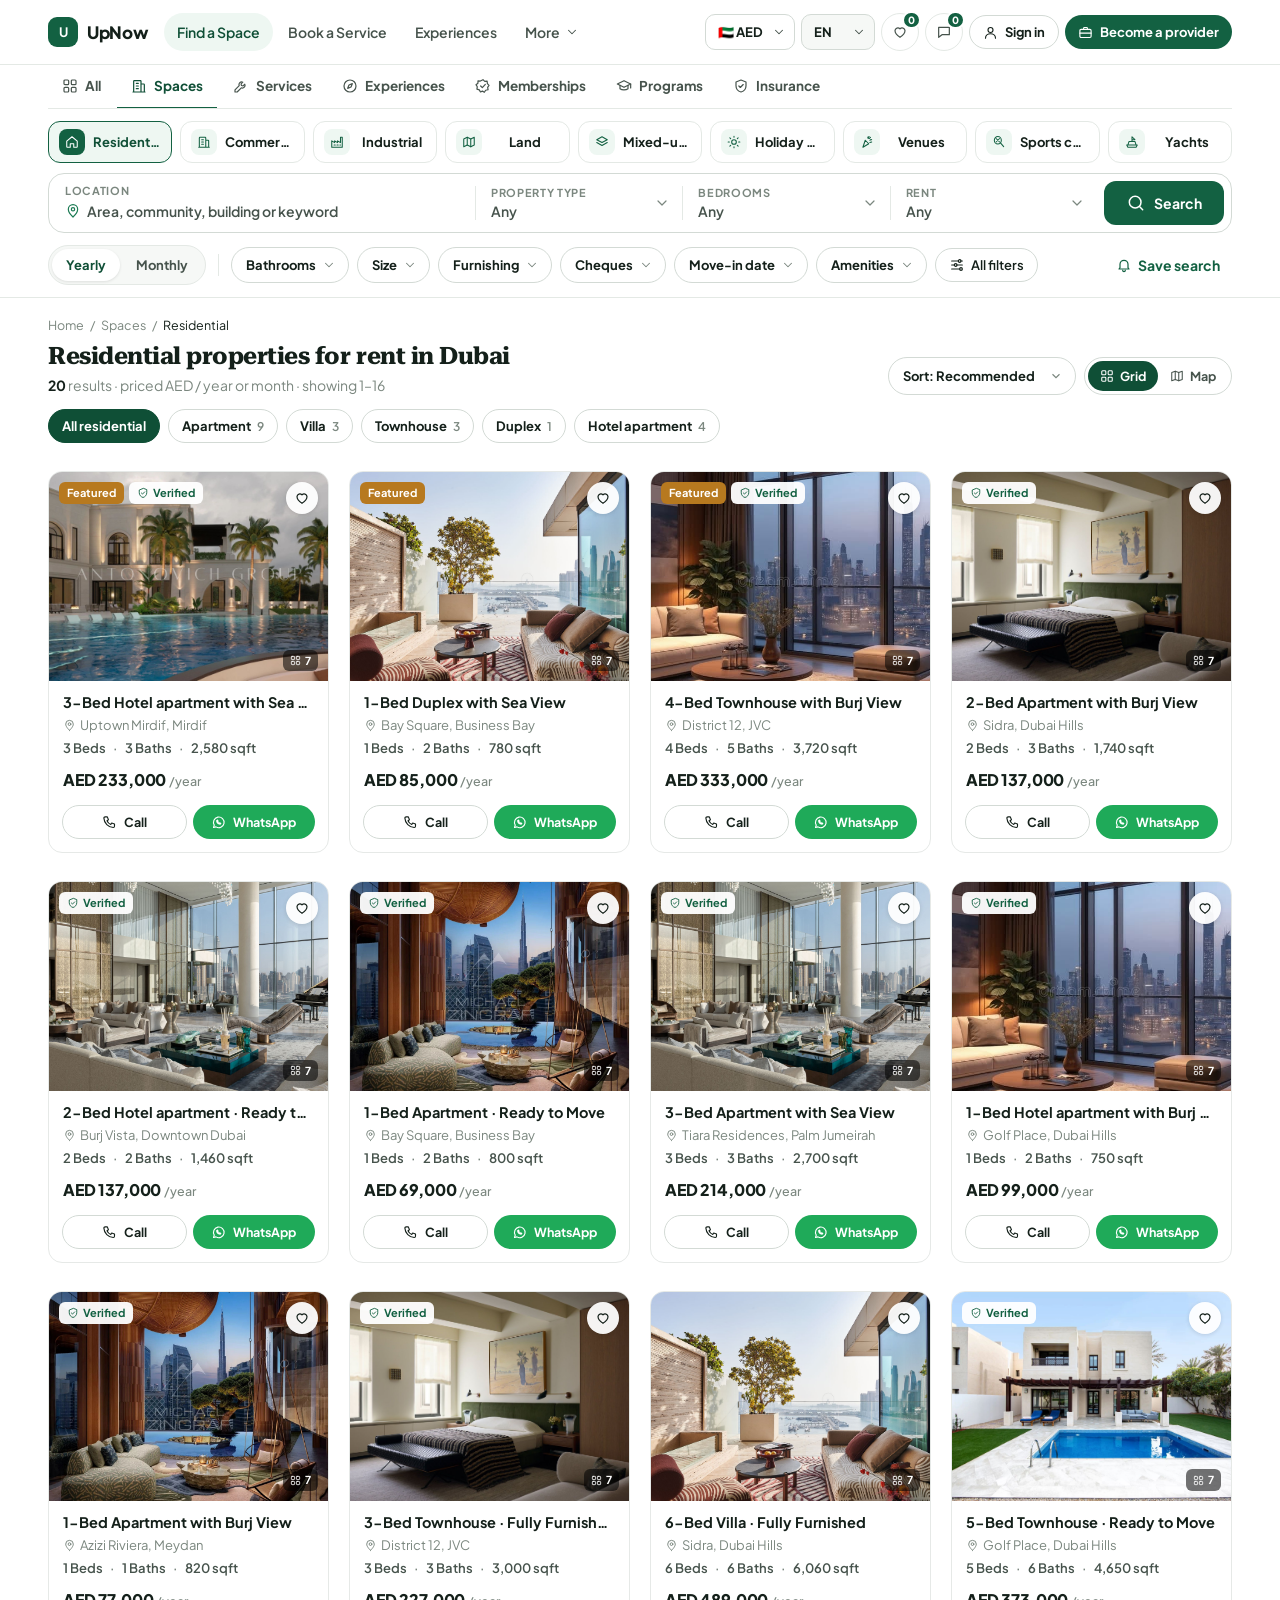
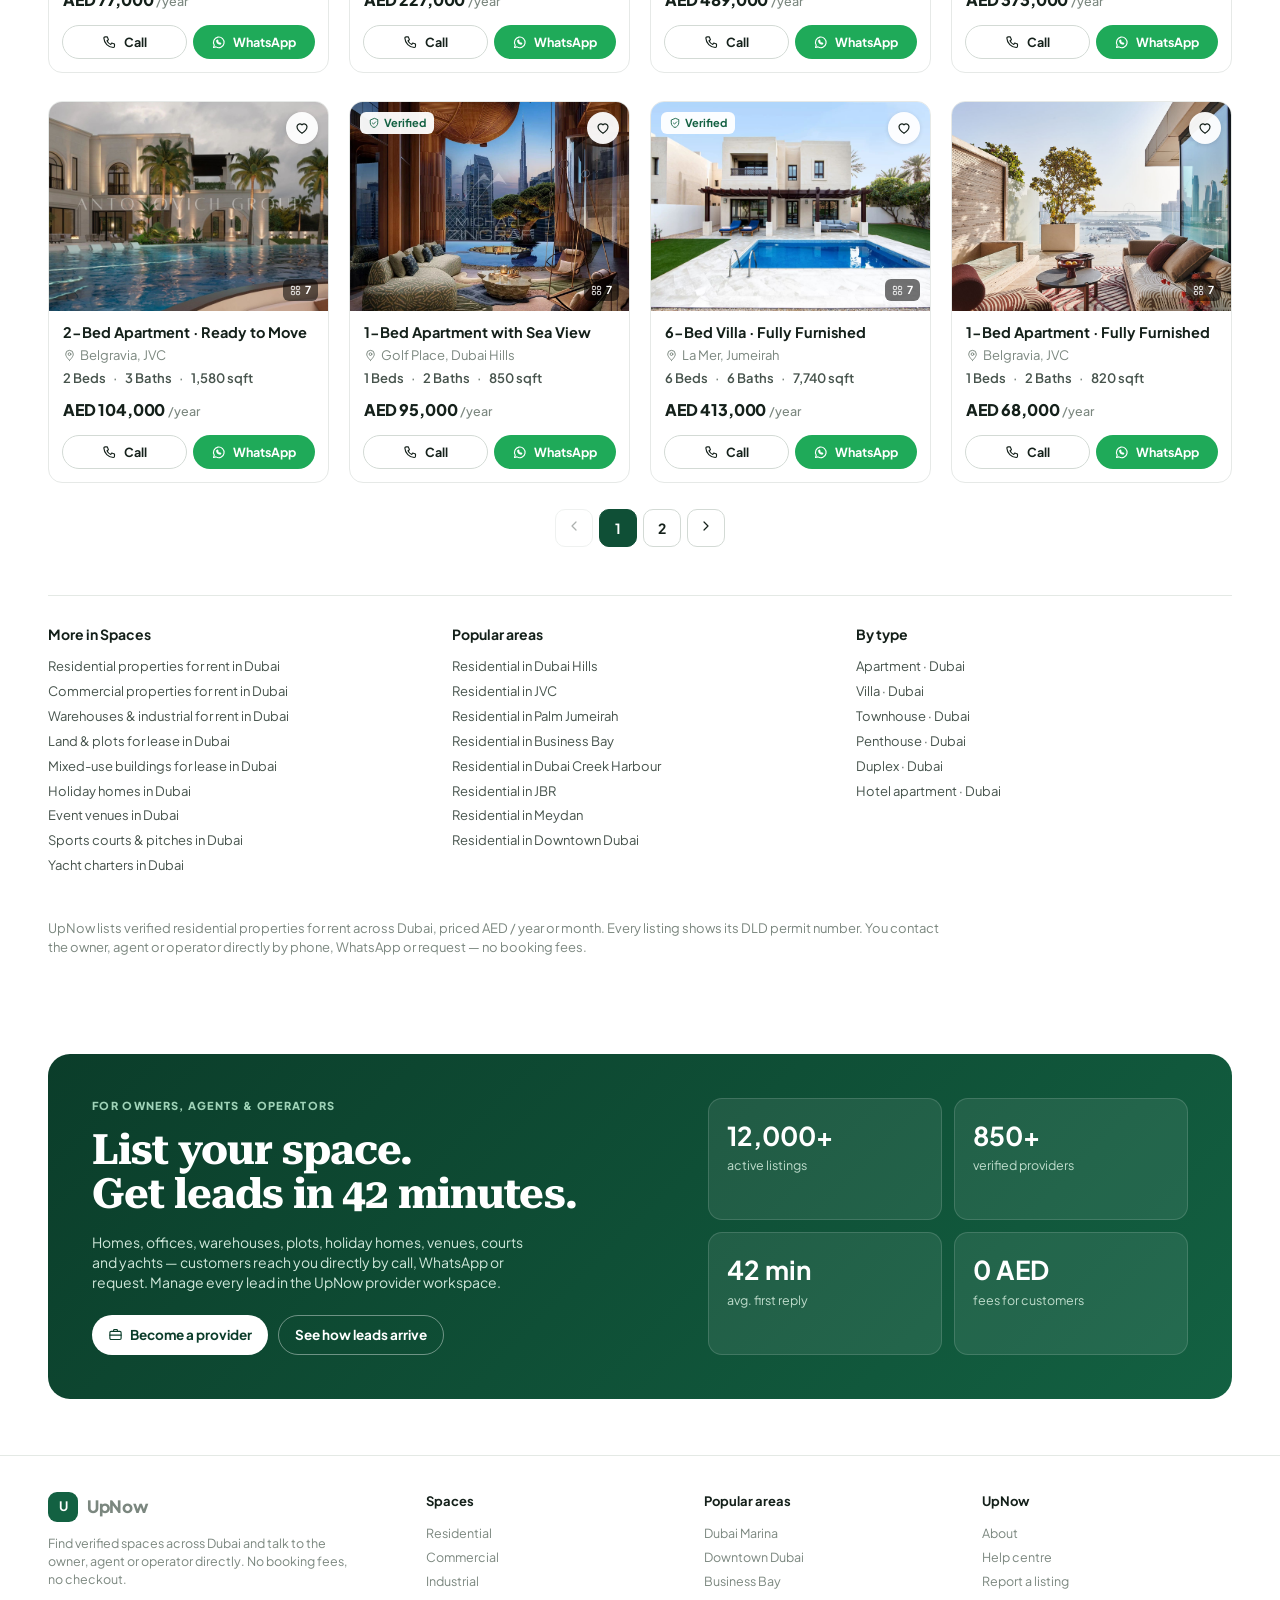
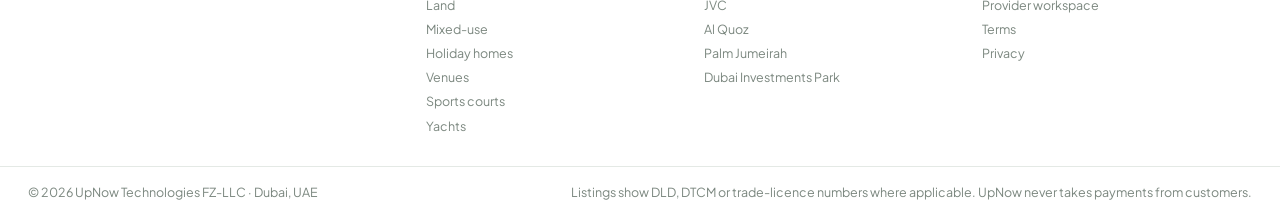
<file: Search.html>
<!doctype html>
<html lang="en"><head><meta charset="utf-8"><meta name="viewport" content="width=device-width,initial-scale=1">
<title>Search | UpNow Spaces</title>
<meta name="description" id="mdesc" content="">
<link rel="stylesheet" href="css/styles.css"><link rel="stylesheet" href="css/search.css"><link rel="stylesheet" href="css/results.css">
<style>
.gridres{grid-template-columns:repeat(4,1fr);gap:28px 20px}
.layout.map .gridres{grid-template-columns:repeat(2,1fr)}
.layout.list-v{grid-template-columns:1fr 300px}
.card .acts{display:flex;gap:6px;padding:0 14px 14px}.card .acts .btn{flex:1;height:34px;font-size:12.5px}
.lcard .spec{display:flex;color:var(--ink2);font-size:13px;font-weight:600}.lcard .spec span+span::before{content:'·';margin:0 8px;color:var(--ink3)}
.qtype{display:flex;gap:8px;flex-wrap:wrap;padding:14px 0 2px}
.qtype a{flex:none;white-space:nowrap;height:34px;padding:0 13px;border-radius:99px;border:1px solid var(--line2);background:#fff;font-weight:700;font-size:13px;display:inline-flex;align-items:center;gap:6px}
.qtype a.on{background:var(--g8);color:#fff;border-color:var(--g8)}
.qtype a em{font-style:normal;font-weight:600;font-size:12px;color:var(--ink3)}.qtype a.on em{color:#bfe2cf}
.permitnote{display:flex;gap:8px;align-items:center;font-size:12.5px;color:var(--ink3);margin-top:6px}.permitnote .ico{width:14px;height:14px;color:var(--g6)}
@media (max-width:1200px){.gridres{grid-template-columns:repeat(3,1fr)}}
@media (max-width:800px){.gridres{grid-template-columns:repeat(2,1fr)}.layout,.layout.map{grid-template-columns:1fr}}
</style>
</head>
<body style="font-family: &quot;Plus Jakarta Sans&quot;; font-size: 14px">
<div id="hdr"></div>
<div class="sticky-s" data-screen-label="Search bar"><div class="wrap">
  <div id="sb"></div>
  <div class="frow" id="frow"></div>
</div></div>
<main class="wrap" data-screen-label="Results">
  <nav class="crumbs" id="crumbs" aria-label="Breadcrumb"></nav>
  <div class="res-h">
    <div><h1 id="h1"></h1><div class="cnt" id="cnt"></div></div>
    <div class="ctrls"><select class="sortsel" id="sort" aria-label="Sort"></select><div class="viewsw" id="viewsw"></div></div>
  </div>
  <div class="qtype skip-scroll" id="qtype"></div>
  <div class="active" id="active"></div>
  <div class="layout" id="layout"><div id="res"></div><aside id="aside"></aside></div>
  <div class="seo" id="seo"></div>
</main>
<div id="ftr"></div>
<div class="drawer-s" id="dscrim"></div>
<aside class="drawer" id="drawer" aria-label="All filters"></aside>

<script src="js/data.js"></script><script src="js/common.js"></script><script src="js/filters-ui.js"></script>
<script>
const { VERTICALS, LISTINGS, AREAS, areaById, areaName, offerOf } = UP;
const { ico, esc, results, toQuery, parseState, valueLabel, facetCount, offer, blankState, empty, t, money } = UPUI;
const { controlHTML } = UPF;
const PER = 16;
let S = parseState(); if (S.view === 'list') S.view = 'grid';
let pillOpen = null, hlId = null;

document.getElementById('hdr').innerHTML = UPUI.header(S.v);
document.getElementById('ftr').innerHTML = UPUI.footer();
UPUI.bindHeader();
const bar = UPF.SearchBar(document.getElementById('sb'), S, { mode: 'bar', onChange: () => update(), onSubmit: () => update() });

function update(push = true) {
  const q = toQuery(S);
  if (push && q !== location.search) history.pushState(null, '', q);
  document.querySelectorAll('.hdr .nav a').forEach(a => a.classList.toggle('on', a.dataset.nav === S.v));
  paint();
}
window.addEventListener('popstate', () => { const n = parseState(); Object.keys(S).forEach(k => delete S[k]); Object.assign(S, n); bar.render(); paint(); });

const typeDef = O => O && O.defs.find(d => ['ptype', 'ctype', 'itype', 'landuse', 'mtype', 'sport', 'venueType', 'ytype'].includes(d.id));
function seoTitle() {
  const O = offer(S), td = O && typeDef(O);
  let noun = O ? O.h1 : 'Everything on UpNow';
  const tv = td && S.f[td.id]; const tl = tv && [].concat(tv).length === 1 ? valueLabel(td, tv) : null;
  if (tl) noun = tl + (O.lease ? (O.id === 'land' ? ' plots for lease' : 's for rent') : 's');
  const bd = S.f.beds; if (O && O.id === 'residential' && bd && bd.length === 1) noun = (bd[0] === '0' ? 'Studio ' : bd[0] + '-bedroom ') + (tl ? tl.toLowerCase() + 's for rent' : 'properties for rent');
  const where = S.loc.length ? S.loc.map(areaName).slice(0, 2).join(' & ') + (S.loc.length > 2 ? ' +' + (S.loc.length - 2) : '') : 'Dubai';
  return (S.q ? '“' + S.q + '” — ' : '') + noun.charAt(0).toUpperCase() + noun.slice(1) + ' in ' + where;
}

/* optional-filter pill row */
function paintFilterRow() {
  const O = offer(S);
  if (!O) { document.getElementById('frow').innerHTML = ''; return; }
  const opt = O.optional.filter(d => !d.required).slice(0, 6);
  const act = O.defs.filter(d => !empty(S.f[d.id]) && !d.required).length;
  const k = toQuery({ ...S, page: 1, sort: 'rec', view: 'grid' });
  const saved = JSON.parse(localStorage.getItem('upnow.alerts') || '[]').includes(k);
  const seg = O.defs.find(d => d.type === 'seg');
  document.getElementById('frow').innerHTML = `
    ${seg ? controlHTML(seg, S) + '<span class="sep"></span>' : ''}
    ${opt.map(d => {
      const val = S.f[d.id]; const lab = valueLabel(d, val); const set = !!lab;
      if (d.type === 'toggle') return `<div class="fpill"><button class="${set ? 'set' : ''}" data-tg="${d.id}">${val ? ico('check') : ''}${esc(d.label)}</button></div>`;
      return `<div class="fpill"><button class="${set ? 'set' : ''}" data-pill="${d.id}">${esc(set ? d.label + ': ' + lab : d.label)}${ico('chev')}</button>
        ${pillOpen === d.id ? `<div class="pop"><div class="pop-h">${esc(d.label)}${set ? `<button class="lnk" data-clr="${d.id}">Clear</button>` : ''}</div>${controlHTML(d, S)}<div class="pop-f"><button class="btn btn-g btn-sm" data-closepill>Show ${results(S).length} results</button></div></div>` : ''}</div>`;
    }).join('')}
    <button class="chip" data-drawer>${ico('sliders')}${t('All filters')}${act ? ` <span class="c" style="background:var(--g7);color:#fff;border-radius:99px;padding:0 6px">${act}</span>` : ''}</button>
    <div class="sp"></div>
    <button class="save-s ${saved ? 'on' : ''}" id="saveS">${ico('bell')}${saved ? 'Alert on' : t('Save search')}</button>`;
}
const frow = document.getElementById('frow');
frow.addEventListener('click', e => {
  const tt = e.target;
  if (tt.closest('[data-drawer]')) { pillOpen = null; openDrawer(); return; }
  const tg = tt.closest('[data-tg]'); if (tg) { const d = offer(S).def(tg.dataset.tg); UPF.setVal(S, d, S.f[d.id] ? null : true); bar.render(); update(); return; }
  const p = tt.closest('[data-pill]'); if (p) { pillOpen = pillOpen === p.dataset.pill ? null : p.dataset.pill; paintFilterRow(); return; }
  const c = tt.closest('[data-clr]'); if (c) { delete S.f[c.dataset.clr]; bar.render(); update(); return; }
  if (tt.closest('[data-closepill]')) { pillOpen = null; paintFilterRow(); return; }
  const ctl = tt.closest('[data-ctl]'); if (ctl && ctl.tagName !== 'INPUT') { if (UPF.handleControl(ctl, S)) { bar.render(); update(); } return; }
  if (tt.closest('#saveS')) { const k = toQuery({ ...S, page: 1, sort: 'rec', view: 'grid' }); let a = JSON.parse(localStorage.getItem('upnow.alerts') || '[]'); const on = a.includes(k); a = on ? a.filter(x => x !== k) : [...a, k]; localStorage.setItem('upnow.alerts', JSON.stringify(a)); UPUI.toast(on ? 'Search alert removed' : 'Saved — we\'ll WhatsApp you new matches'); paintFilterRow(); }
});
frow.addEventListener('change', e => { const c = e.target.closest('[data-ctl]'); if (c && UPF.handleControl(c, S)) { bar.render(); update(); } });
document.addEventListener('mousedown', e => { if (pillOpen && !e.target.closest('.fpill')) { pillOpen = null; paintFilterRow(); } });

/* all-filters drawer */
const drawer = document.getElementById('drawer'), dscrim = document.getElementById('dscrim');
function openDrawer() { paintDrawer(); drawer.classList.add('on'); dscrim.classList.add('on'); }
function closeDrawer() { drawer.classList.remove('on'); dscrim.classList.remove('on'); }
dscrim.onclick = closeDrawer;
function paintDrawer() {
  const O = offer(S); if (!O) return; const n = results(S).length;
  const sc = drawer.querySelector('.db') ? drawer.querySelector('.db').scrollTop : 0;
  const sec = (title, defs) => defs.length ? `<div class="dgrp">${title}</div>` + defs.map(d => `<div class="fs">${d.type === 'toggle' ? '' : `<h5>${esc(d.label)}${!empty(S.f[d.id]) && !d.required ? `<button class="lnk" data-dclr="${d.id}">Clear</button>` : ''}</h5>`}${controlHTML(d, S)}</div>`).join('') : '';
  const locs = AREAS.map(a => ({ a, c: LISTINGS.filter(l => l.v === S.v && l.cat === O.id && (l.loc === a.id || (l.coverage || []).includes(a.id))).length })).filter(x => x.c);
  drawer.innerHTML = `<div class="dh"><div style="flex:1"><h3>${esc(O.label)} filters</h3><div style="color:var(--ink3);font-size:12.5px;margin-top:2px">Priced ${esc(O.basis)}</div></div><button class="x" data-dclose>${ico('x')}</button></div>
    <div class="db">
      ${O.locAll ? '' : `<div class="fs"><h5>${esc(O.locLabel || 'Location')}</h5><div class="opts">${locs.map(({ a, c }) => `<button class="chip ${S.loc.includes(a.id) ? 'on' : ''}" data-dloc="${a.id}">${esc(a.n)} <span class="c">${c}</span></button>`).join('')}</div></div>`}
      ${sec('Main', O.fields.filter(f => f !== 'loc').map(f => O.def(f)).filter(Boolean))}
      ${sec('More filters', O.optional)}
    </div>
    <div class="df"><button class="btn btn-ghost" data-dreset>Reset all</button><button class="btn btn-g" data-dclose>Show ${n} ${n === 1 ? 'result' : 'results'}</button></div>`;
  const db = drawer.querySelector('.db'); if (db) db.scrollTop = sc;
}
drawer.addEventListener('click', e => {
  const tt = e.target;
  if (tt.closest('[data-dclose]')) { closeDrawer(); return; }
  if (tt.closest('[data-dreset]')) { const B = blankState(S.v, S.o); S.f = B.f; S.loc = []; S.q = ''; bar.render(); update(); paintDrawer(); return; }
  const dl = tt.closest('[data-dloc]'); if (dl) { const id = dl.dataset.dloc; S.loc = S.loc.includes(id) ? S.loc.filter(x => x !== id) : [...S.loc, id]; S.page = 1; bar.render(); update(); paintDrawer(); return; }
  const dc = tt.closest('[data-dclr]'); if (dc) { delete S.f[dc.dataset.dclr]; bar.render(); update(); paintDrawer(); return; }
  const ctl = tt.closest('[data-ctl]'); if (ctl && ctl.tagName !== 'INPUT') { if (UPF.handleControl(ctl, S)) { bar.render(); update(); paintDrawer(); } }
});
drawer.addEventListener('change', e => { const c = e.target.closest('[data-ctl]'); if (c && UPF.handleControl(c, S)) { bar.render(); update(); paintDrawer(); } });

/* list card (list view) */
function lcard(l) {
  const O = offerOf(l.v, l.cat), pt = UPUI.priceText(l, S);
  return `<article class="lcard ${hlId === l.id ? 'hl' : ''}" data-id="${l.id}">
    <a class="ph" href="Listing.html?id=${l.id}" data-ph="0">${UPUI.photo(l, 0)}${UPUI.badges(l)}
      ${l.img.length > 1 ? `<button class="nav-b l" data-slide="-1">${ico('chevL')}</button><button class="nav-b r" data-slide="1">${ico('chevR')}</button><div class="dots">${l.img.map((_, i) => `<i class="${i === 0 ? 'on' : ''}"></i>`).join('')}</div>` : ''}</a>
    <div class="bd">
      <div class="top"><div><div class="type">${esc(O.label)}${S.v === 'all' ? ' · ' + VERTICALS[l.v].label : ''}</div><div class="pr">${pt.n}<span> ${pt.u}</span></div></div><button class="fav ${UPUI.favs.has(l.id) ? 'on' : ''}" data-fav="${l.id}" aria-label="Save">${ico('heart')}</button></div>
      <a class="t" href="Listing.html?id=${l.id}">${esc(l.title)}</a>
      <div class="loc">${ico('pin')}${esc(UPUI.locText(l))}, Dubai</div>
      <div class="spec">${UPUI.specOf(l).map(s => `<span>${esc(s)}</span>`).join('')}</div>
      <div class="foot2"><div class="prov"><i>${esc(UPUI.initials(l.provider.name))}</i><div><b>${esc(l.provider.name)}</b>${esc(l.provider.org)} · replies ~${l.provider.reply} min</div></div>
        <button class="btn btn-o btn-sm" data-call="${l.id}">${ico('phone')}<span>${t('Call')}</span></button>
        <button class="btn btn-wa btn-sm" data-wa="${l.id}">${ico('wa')}<span>${t('WhatsApp')}</span></button></div>
    </div></article>`;
}
document.addEventListener('click', e => {
  const b = e.target.closest('[data-slide]'); if (!b) return;
  e.preventDefault(); e.stopPropagation();
  const ph = b.closest('.ph'), l = UPUI.byId(b.closest('[data-id]').dataset.id);
  const i = (+ph.dataset.ph + +b.dataset.slide + l.img.length) % l.img.length; ph.dataset.ph = i;
  ph.querySelector('img').src = l.img[i]; ph.querySelectorAll('.dots i').forEach((d, k) => d.classList.toggle('on', k === i));
});

/* map */
function mapHTML(list) {
  const byArea = {}; list.forEach(l => { (byArea[l.loc] = byArea[l.loc] || []).push(l); });
  const pp = l => { const n = UPUI.priceOf(l, S); return n >= 1000 ? UP.K(n) : n; };
  return `<div class="mapbox"><svg class="base" viewBox="0 0 100 100" preserveAspectRatio="none">
      <path d="M0 0 L100 0 L100 8 C 80 10, 60 14, 40 22 C 25 28, 10 40, 0 48 Z" fill="#cfe3ea"/>
      ${[20, 40, 60, 80].map(x => `<line x1="${x}" y1="0" x2="${x - 10}" y2="100" stroke="#fff" stroke-width=".6"/>`).join('')}
      ${[30, 55, 78].map(y => `<line x1="0" y1="${y + 10}" x2="100" y2="${y - 6}" stroke="#fff" stroke-width=".9"/>`).join('')}
      <path d="M5 70 C 30 60, 60 44, 100 30" stroke="#f4dca8" stroke-width="1.2" fill="none"/></svg>
    ${AREAS.map(a => `<div class="maplbl" style="left:${a.x}%;top:${a.y}%">${esc(a.n)}</div>`).join('')}
    ${Object.entries(byArea).map(([loc, ls]) => { const a = areaById[loc]; return ls.slice(0, 3).map((l, i) => `<div class="pin ${hlId === l.id ? 'hl' : ''}" data-pin="${l.id}" style="left:${a.x + (i - (Math.min(ls.length, 3) - 1) / 2) * 6}%;top:${a.y - i % 2 * 2}%">${pp(l)}</div>`).join('') + (ls.length > 3 ? `<div class="pin" style="left:${a.x}%;top:${a.y + 6}%"><small>+${ls.length - 3}</small></div>` : ''); }).join('')}
    <div class="map-note">${list.length} results · ${UPUI.prefs.cur} · illustrative map</div></div>`;
}

function asideHTML() {
  const O = offer(S);
  if (!O) return '';
  const pool = LISTINGS.filter(l => l.v === S.v && l.cat === S.o);
  const areas = AREAS.map(a => ({ a, c: pool.filter(l => l.loc === a.id).length })).filter(x => x.c).sort((x, y) => y.c - x.c).slice(0, 7);
  return `<div class="side">
    <div class="box steps"><h4>How ${esc(O.label.toLowerCase())} enquiries work</h4><ol>${O.flow.map((f, i) => `<li><i>${i + 1}</i>${esc(f)}</li>`).join('')}</ol><p>Call, WhatsApp or email — it reaches the provider instantly as a lead. No booking or payment on UpNow.</p></div>
    <div class="box"><h4>Popular areas</h4>${areas.map(x => `<a class="lk" href="Search.html${toQuery({ ...S, loc: [x.a.id], page: 1 })}">${esc(x.a.n)}<em>${x.c}</em></a>`).join('')}</div>
    <div class="box" style="background:var(--g1);border-color:var(--g2)"><h4>Can't find it?</h4><p style="margin:0 0 12px;color:var(--ink2);font-size:13px">Tell our team what you need — we'll shortlist matching ${esc(O.label.toLowerCase())} and send them on WhatsApp.</p><a class="btn btn-wa btn-sm" style="width:100%" href="https://wa.me/97140000000?text=${encodeURIComponent('Hi UpNow, I\'m looking for: ' + seoTitle())}" target="_blank">${ico('wa')}Chat with UpNow</a></div>
  </div>`;
}

function paint() {
  const O = offer(S);
  const all = results(S);
  const pages = Math.max(1, Math.ceil(all.length / PER)); if (S.page > pages) S.page = pages;
  const list = all.slice((S.page - 1) * PER, S.page * PER);
  const title = seoTitle();
  document.title = title + ' | UpNow';
  document.getElementById('mdesc').content = `${all.length} verified results for ${title.toLowerCase()}. Contact owners and agents directly by phone or WhatsApp on UpNow.`;

  const cr = [['Home', 'Home.html']]; if (S.v !== 'all') cr.push([VERTICALS[S.v].label, 'Search.html?v=' + S.v]); if (O) cr.push([O.label, 'Search.html' + toQuery(blankState(S.v, S.o))]);
  if (S.loc.length === 1) cr.push([areaName(S.loc[0]), null]);
  document.getElementById('crumbs').innerHTML = cr.map(([tx, h], i) => (i ? '<span>/</span>' : '') + (h && i < cr.length - 1 ? `<a href="${h}">${esc(tx)}</a>` : `<span style="color:var(--ink)">${esc(tx)}</span>`)).join('');
  document.getElementById('h1').textContent = title;
  document.getElementById('cnt').innerHTML = `<b>${all.length}</b> ${t('results')}${O ? ' · priced ' + esc(O.basis) : ''}${all.length ? ` · showing ${(S.page - 1) * PER + 1}–${Math.min(S.page * PER, all.length)}` : ''}`;

  const sortEl = document.getElementById('sort');
  sortEl.innerHTML = UPUI.SORTS.map(([k, l]) => `<option value="${k}" ${S.sort === k ? 'selected' : ''}>Sort: ${l}</option>`).join('');
  sortEl.onchange = () => { S.sort = sortEl.value; S.page = 1; update(); };
  document.getElementById('viewsw').innerHTML = [['grid', 'grid4', t('Grid')], ['map', 'map', t('Map')]].map(([k, i, l]) => `<button class="${S.view === k ? 'on' : ''}" data-view="${k}">${ico(i)}${l}</button>`).join('');

  const td = typeDef(O);
  document.getElementById('qtype').innerHTML = td ? `<a href="Search.html${toQuery({ ...S, f: { ...S.f, [td.id]: undefined }, page: 1 })}" class="${empty(S.f[td.id]) ? 'on' : ''}">All ${esc(O.label.toLowerCase())}</a>` + td.options.map(op => { const val = td.type === 'multi' ? [op.v] : op.v; const on = [].concat(S.f[td.id] || []).length === 1 && [].concat(S.f[td.id])[0] === op.v; const n = facetCount(S, td.id, val); return n || on ? `<a href="Search.html${toQuery({ ...S, f: { ...S.f, [td.id]: val }, page: 1 })}" class="${on ? 'on' : ''}">${esc(op.l)} <em>${n}</em></a>` : ''; }).join('') : '';

  const act = [];
  if (S.q) act.push([`“${S.q}”`, 'q']);
  S.loc.forEach(id => act.push([areaName(id), 'loc:' + id]));
  if (O) O.defs.forEach(d => { if (d.required) return; const lab = valueLabel(d, S.f[d.id]); if (lab) act.push([(d.type === 'toggle' ? '' : d.label + ': ') + lab, 'f:' + d.id]); });
  document.getElementById('active').innerHTML = act.length ? act.map(([tx, k]) => `<button class="chip" data-rm="${esc(k)}">${esc(tx)} ${ico('x')}</button>`).join('') + `<button class="lnk" data-rm="*" style="margin-left:6px">Clear all</button>` : '';

  const view = S.view;
  document.getElementById('layout').className = 'layout' + (view === 'map' ? ' map' : view === 'grid' ? ' grid-v' : ' list-v');
  const withActs = l => UPUI.card(l, S).replace(/<\/div><\/a>$/, `</div><div class="acts"><button class="btn btn-o" data-call="${l.id}">${ico('phone')}${t('Call')}</button><button class="btn btn-wa" data-wa="${l.id}">${ico('wa')}${t('WhatsApp')}</button></div></a>`);
  let body;
  if (!all.length) {
    const relax = [];
    if (S.loc.length) relax.push(['Search all of Dubai', '*loc']);
    if (O) O.defs.forEach(d => { if (!empty(S.f[d.id]) && !d.required) { const T = { ...S, f: { ...S.f } }; delete T.f[d.id]; const n = results(T).length; if (n) relax.push([`Remove “${valueLabel(d, S.f[d.id])}” (${n})`, 'f:' + d.id]); } });
    body = `<div class="empty">${ico('search')}<h3>No exact matches</h3><p>Try widening your search — these would show results:</p><div class="opts">${relax.slice(0, 4).map(([tx, k]) => `<button class="chip" data-rm="${k}">${esc(tx)}</button>`).join('') || '<button class="chip" data-rm="*">Clear all filters</button>'}</div></div>`;
  } else if (view === 'list') {
    const items = list.map(lcard);
    if (items.length > 4) items.splice(4, 0, `<div class="inline-cta">${ico('bolt')}<div><b>Get new matches first</b><span>Save this search — new ${esc(O ? O.h1.toLowerCase() : 'listings')} arrive on WhatsApp.</span></div><button class="btn btn-g btn-sm" onclick="document.getElementById('saveS').click()">${ico('bell')}Save search</button></div>`);
    body = `<div class="list">${items.join('')}</div>`;
  } else {
    body = `<div class="gridres">${list.map(withActs).join('')}</div>`;
  }
  const pager = pages > 1 ? `<div class="pager"><button data-pg="${S.page - 1}" ${S.page === 1 ? 'disabled' : ''}>${ico('chevL')}</button>${Array.from({ length: pages }, (_, i) => `<button class="${S.page === i + 1 ? 'on' : ''}" data-pg="${i + 1}">${i + 1}</button>`).join('')}<button data-pg="${S.page + 1}" ${S.page === pages ? 'disabled' : ''}>${ico('chevR')}</button></div>` : '';
  document.getElementById('res').innerHTML = body + pager;
  const aside = document.getElementById('aside');
  aside.innerHTML = view === 'map' ? mapHTML(all) : view === 'grid' ? '' : asideHTML();
  aside.style.display = view === 'grid' ? 'none' : '';
  paintFilterRow(); paintSeo(); UPUI.updateHdrCounts();
}

function paintSeo() {
  const O = offer(S), td = typeDef(O);
  if (!O) { document.getElementById('seo').innerHTML = ''; return; }
  const offerLinks = VERTICALS[S.v].offers.map(o => `<a href="Search.html${toQuery(blankState(S.v, o.id))}">${esc(o.h1)} in Dubai</a>`).join('');
  const areaLinks = AREAS.map(a => ({ a, c: LISTINGS.filter(l => l.v === S.v && l.cat === O.id && l.loc === a.id).length })).filter(x => x.c).sort((x, y) => y.c - x.c).slice(0, 8).map(x => `<a href="Search.html${toQuery({ ...blankState(S.v, S.o), loc: [x.a.id] })}">${esc(O.label)} in ${esc(x.a.n)}</a>`).join('');
  const popLinks = td ? td.options.map(op => { const B = blankState(S.v, S.o); B.f[td.id] = td.type === 'multi' ? [op.v] : op.v; return `<a href="Search.html${toQuery(B)}">${esc(op.l)} · Dubai</a>`; }).join('') : '';
  document.getElementById('seo').innerHTML = `<div><h4>More in ${esc(VERTICALS[S.v].label)}</h4>${offerLinks}</div><div><h4>${t('Popular areas')}</h4>${areaLinks}</div><div><h4>By type</h4>${popLinks}</div>
    <p class="seo-p">UpNow lists verified ${esc(O.h1.toLowerCase())} across Dubai, priced ${esc(O.basis)}. ${O.permit ? `Every listing shows its ${esc(O.permit)} number. ` : ''}You contact the owner, agent or operator directly by phone, WhatsApp or request — no booking fees.</p>`;
}

document.querySelector('main').addEventListener('click', e => {
  const tt = e.target;
  const v = tt.closest('[data-view]'); if (v) { S.view = v.dataset.view; update(); return; }
  const r = tt.closest('[data-rm]'); if (r) {
    const k = r.dataset.rm;
    if (k === '*') { S.f = blankState(S.v, S.o).f; S.loc = []; S.q = ''; }
    else if (k === '*loc') S.loc = [];
    else if (k === 'q') S.q = '';
    else if (k.startsWith('loc:')) S.loc = S.loc.filter(x => x !== k.slice(4));
    else if (k.startsWith('f:')) delete S.f[k.slice(2)];
    S.page = 1; bar.render(); update(); return;
  }
  const pg = tt.closest('[data-pg]'); if (pg && !pg.disabled) { S.page = +pg.dataset.pg; update(); window.scrollTo({ top: 0, behavior: 'smooth' }); return; }
  const pin = tt.closest('[data-pin]'); if (pin) { hlId = pin.dataset.pin; const idx = results(S).findIndex(l => l.id === hlId); S.page = Math.floor(idx / PER) + 1; paint(); const el = document.querySelector(`[data-id="${hlId}"]`); if (el) window.scrollTo({ top: el.getBoundingClientRect().top + scrollY - 280, behavior: 'smooth' }); }
});
document.querySelector('main').addEventListener('mouseover', e => {
  if (S.view !== 'map') return;
  const c = e.target.closest('[data-id]'); const id = c ? c.dataset.id : null;
  document.querySelectorAll('.pin').forEach(p => p.classList.toggle('hl', p.dataset.pin === id));
});
paint();
</script>
</body></html>
</file>
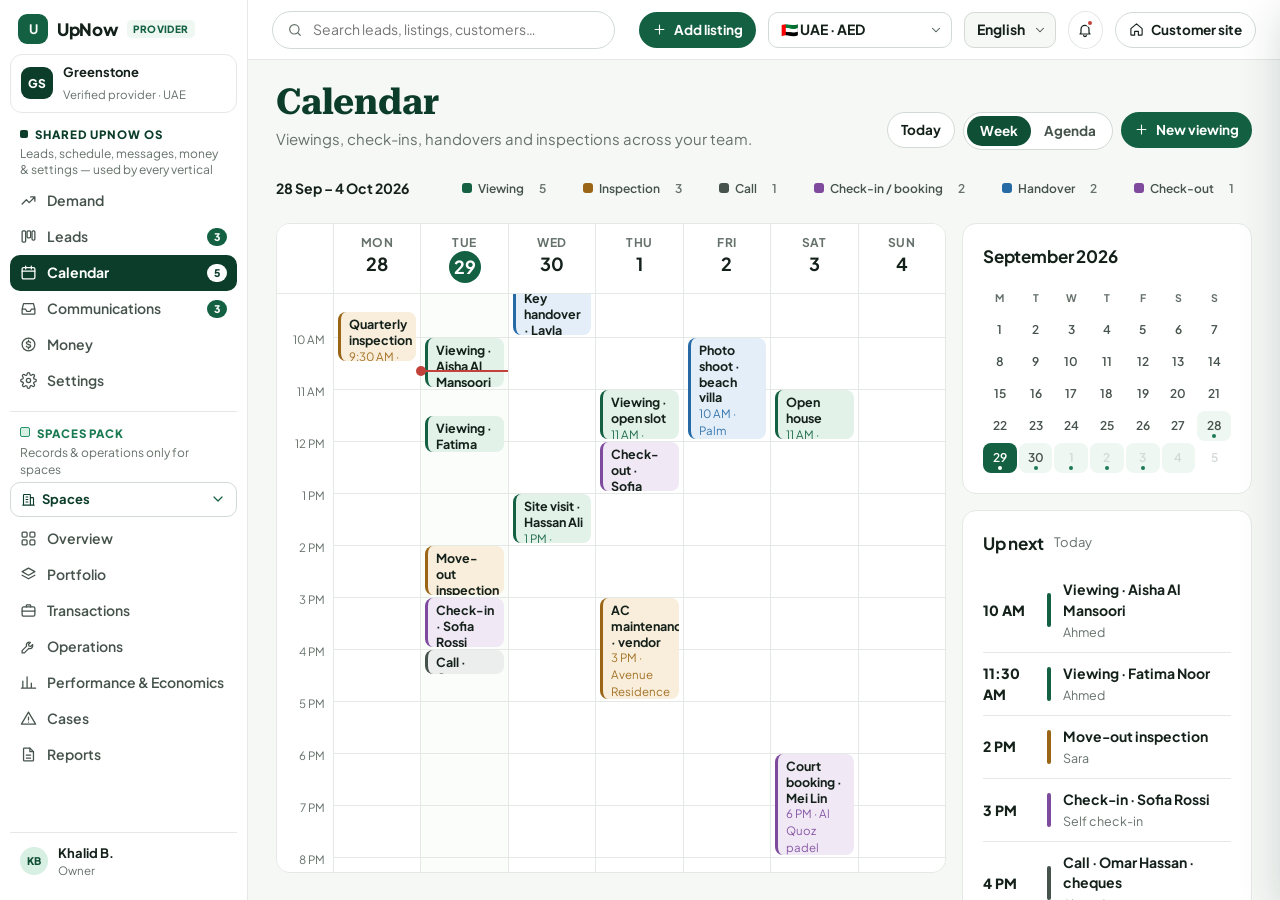
<file: provider-workspace/calendar.html>
<!doctype html>
<html lang="en"><head><meta charset="utf-8"><meta name="viewport" content="width=device-width,initial-scale=1">
<title>UpNow Provider · Calendar</title>
<link rel="stylesheet" href="../css/styles.css">
<link rel="stylesheet" href="pw/app.css">
</head>
<body>
<div class="app" data-screen-label="Calendar">
  <aside class="sb" id="sb"></aside>
  <div class="main"><header class="top" id="top"></header><main class="view" id="view"></main></div>
</div>
<div class="dscrim" id="dscrim" onclick="if(event.target===this)PWA.closeDrawer()"></div>
<aside class="drawer" id="drawer"></aside>
<div class="scrim" id="scrim" onclick="if(event.target===this)PWA.closeModal()"></div>
<div class="pop2" id="pop"></div>
<div class="toast" id="toast"></div>
<script>window.PW_MULTI = true; window.PW_START = 'calendar';</script>
<script src="../js/data.js"></script>
<script src="pw/packs.js"></script>
<script src="pw/data.js"></script>
<script src="pw/core.js"></script>
<script src="pw/demand.js"></script>
<script src="pw/engage.js"></script>
<script src="pw/operate.js"></script>
<script src="pw/os.js"></script>
<script src="pw/money.js"></script>
<script>PWA.render();</script>
</body></html>
</file>
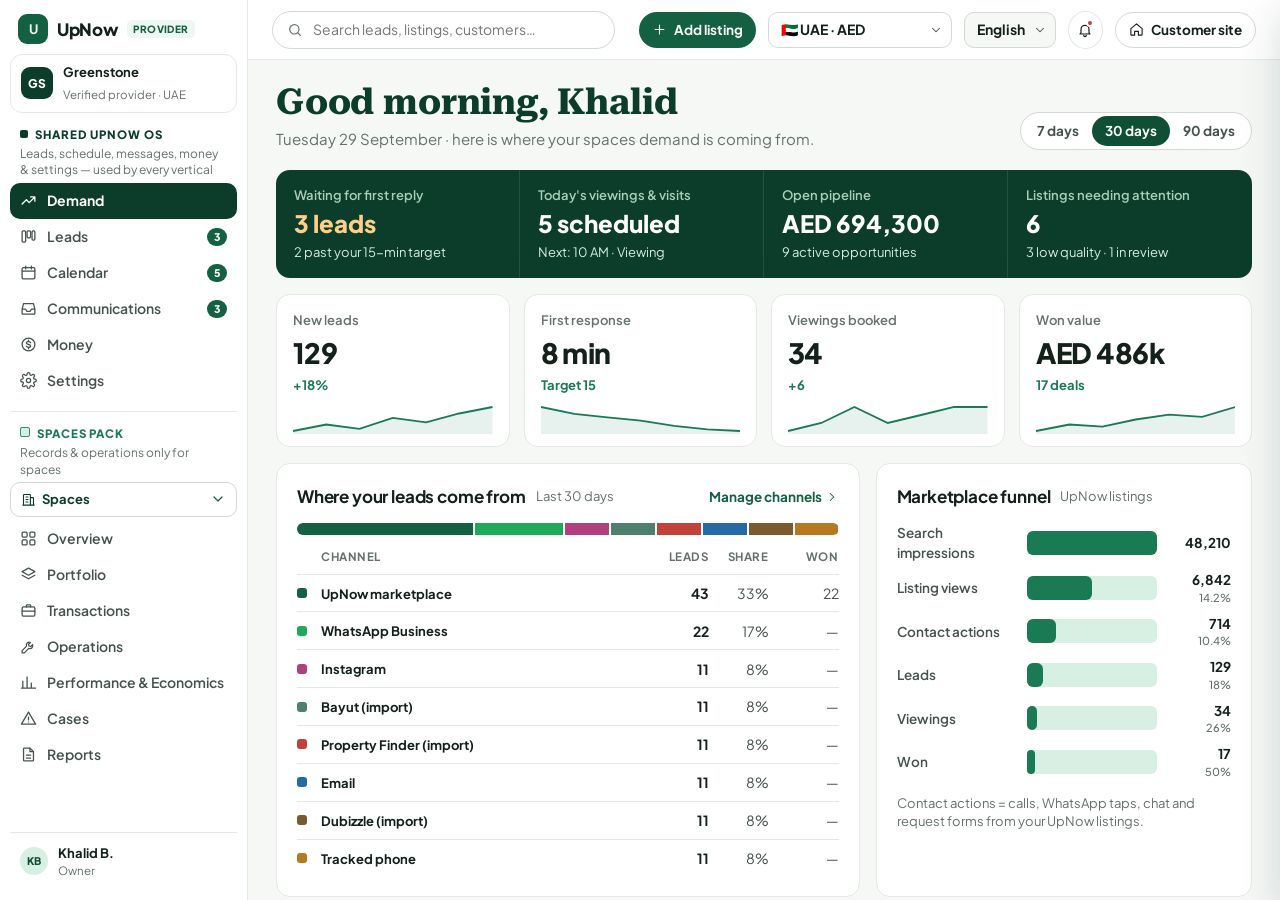
<file: provider-workspace/demand.html>
<!doctype html>
<html lang="en"><head><meta charset="utf-8"><meta name="viewport" content="width=device-width,initial-scale=1">
<title>UpNow Provider · Demand</title>
<link rel="stylesheet" href="../css/styles.css">
<link rel="stylesheet" href="pw/app.css">
</head>
<body>
<div class="app" data-screen-label="Demand">
  <aside class="sb" id="sb"></aside>
  <div class="main"><header class="top" id="top"></header><main class="view" id="view"></main></div>
</div>
<div class="dscrim" id="dscrim" onclick="if(event.target===this)PWA.closeDrawer()"></div>
<aside class="drawer" id="drawer"></aside>
<div class="scrim" id="scrim" onclick="if(event.target===this)PWA.closeModal()"></div>
<div class="pop2" id="pop"></div>
<div class="toast" id="toast"></div>
<script>window.PW_MULTI = true; window.PW_START = 'demand';</script>
<script src="../js/data.js"></script>
<script src="pw/packs.js"></script>
<script src="pw/data.js"></script>
<script src="pw/core.js"></script>
<script src="pw/demand.js"></script>
<script src="pw/engage.js"></script>
<script src="pw/operate.js"></script>
<script src="pw/os.js"></script>
<script src="pw/money.js"></script>
<script>PWA.render();</script>
</body></html>
</file>
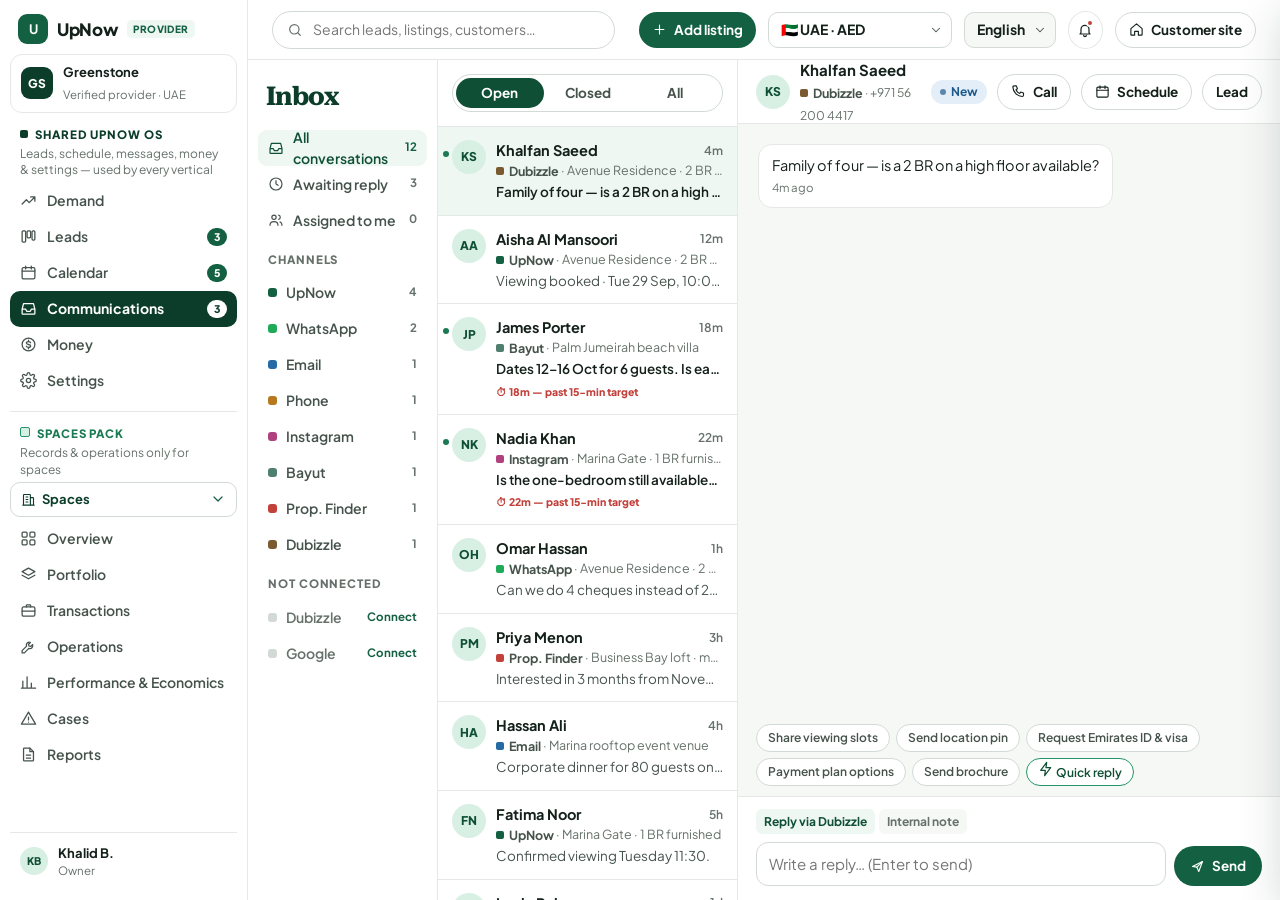
<file: provider-workspace/inbox.html>
<!doctype html>
<html lang="en"><head><meta charset="utf-8"><meta name="viewport" content="width=device-width,initial-scale=1">
<title>UpNow Provider · Communications</title>
<link rel="stylesheet" href="../css/styles.css">
<link rel="stylesheet" href="pw/app.css">
</head>
<body>
<div class="app" data-screen-label="Communications">
  <aside class="sb" id="sb"></aside>
  <div class="main"><header class="top" id="top"></header><main class="view" id="view"></main></div>
</div>
<div class="dscrim" id="dscrim" onclick="if(event.target===this)PWA.closeDrawer()"></div>
<aside class="drawer" id="drawer"></aside>
<div class="scrim" id="scrim" onclick="if(event.target===this)PWA.closeModal()"></div>
<div class="pop2" id="pop"></div>
<div class="toast" id="toast"></div>
<script>window.PW_MULTI = true; window.PW_START = 'inbox';</script>
<script src="../js/data.js"></script>
<script src="pw/packs.js"></script>
<script src="pw/data.js"></script>
<script src="pw/core.js"></script>
<script src="pw/demand.js"></script>
<script src="pw/engage.js"></script>
<script src="pw/operate.js"></script>
<script src="pw/os.js"></script>
<script src="pw/money.js"></script>
<script>PWA.render();</script>
</body></html>
</file>
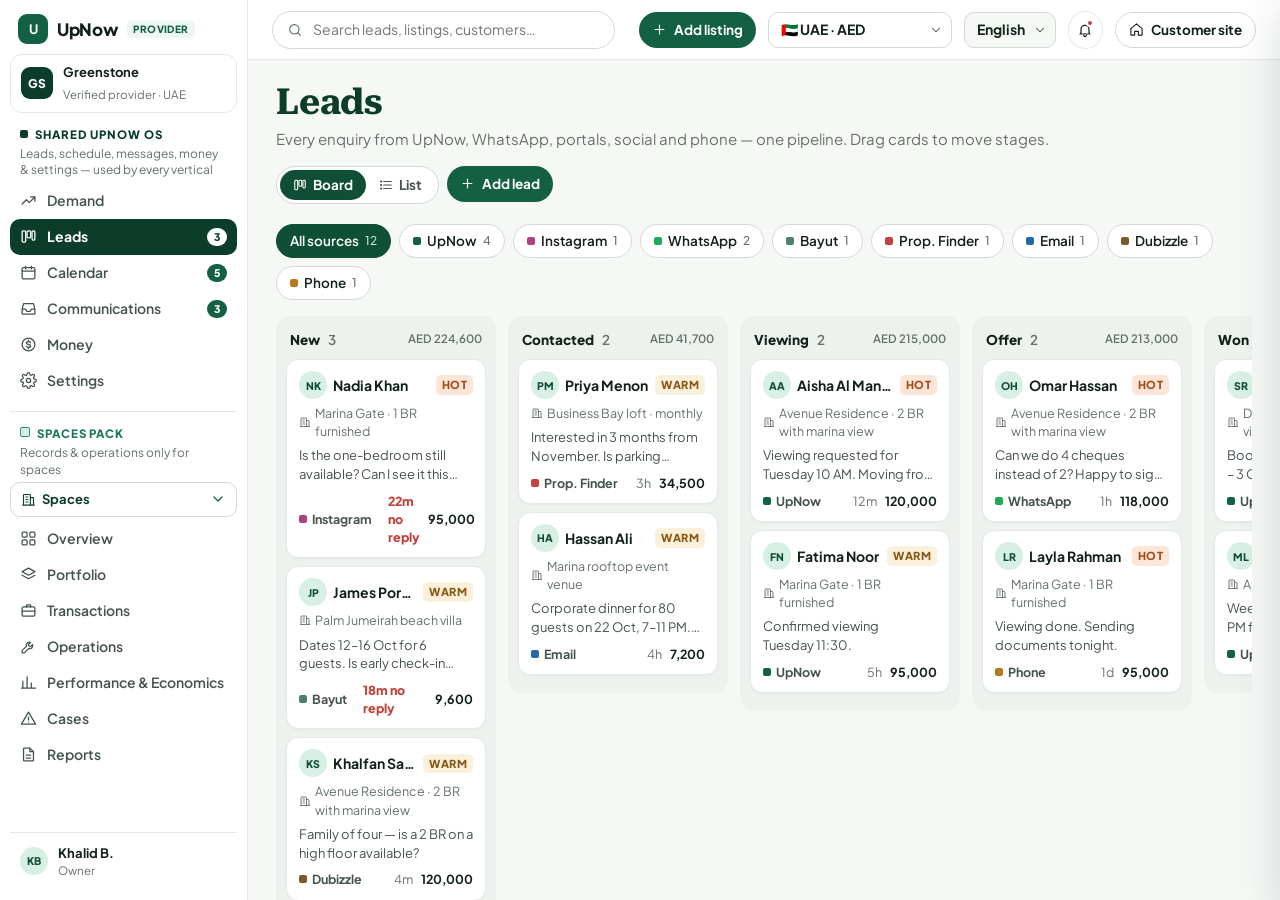
<file: provider-workspace/leads.html>
<!doctype html>
<html lang="en"><head><meta charset="utf-8"><meta name="viewport" content="width=device-width,initial-scale=1">
<title>UpNow Provider · Leads</title>
<link rel="stylesheet" href="../css/styles.css">
<link rel="stylesheet" href="pw/app.css">
</head>
<body>
<div class="app" data-screen-label="Leads">
  <aside class="sb" id="sb"></aside>
  <div class="main"><header class="top" id="top"></header><main class="view" id="view"></main></div>
</div>
<div class="dscrim" id="dscrim" onclick="if(event.target===this)PWA.closeDrawer()"></div>
<aside class="drawer" id="drawer"></aside>
<div class="scrim" id="scrim" onclick="if(event.target===this)PWA.closeModal()"></div>
<div class="pop2" id="pop"></div>
<div class="toast" id="toast"></div>
<script>window.PW_MULTI = true; window.PW_START = 'leads';</script>
<script src="../js/data.js"></script>
<script src="pw/packs.js"></script>
<script src="pw/data.js"></script>
<script src="pw/core.js"></script>
<script src="pw/demand.js"></script>
<script src="pw/engage.js"></script>
<script src="pw/operate.js"></script>
<script src="pw/os.js"></script>
<script src="pw/money.js"></script>
<script>PWA.render();</script>
</body></html>
</file>
<file: css/styles.css>
@import url('https://fonts.googleapis.com/css2?family=Roboto+Serif:opsz,wght@8..144,500;8..144,600;8..144,700;8..144,800&family=Plus+Jakarta+Sans:wght@400;500;600;700;800&display=swap');
:root{
  --g9:#0b3d2a;--g8:#0f4f36;--g7:#136142;--g6:#1a7a53;--g5:#25946a;--g2:#d8efe3;--g1:#eef7f2;
  --ink:#14201a;--ink2:#46534c;--ink3:#7b877f;--line:#e4e9e5;--line2:#d3dad5;--bg:#f6f8f6;--card:#fff;
  --wa:#1faa59;--amber:#b7791f;--red:#c2413b;
  --r:14px;--r-sm:10px;--sh:0 1px 2px rgba(15,40,28,.06),0 4px 16px rgba(15,40,28,.06);--sh-lg:0 12px 40px rgba(15,40,28,.16);
  --serif:'Roboto Serif','Plus Jakarta Sans',serif;--sans:'Plus Jakarta Sans',system-ui,sans-serif;
}
*{box-sizing:border-box}
html,body{margin:0}
body{font-family:var(--sans);color:var(--ink);background:#fff;font-size:14px;line-height:1.45;-webkit-font-smoothing:antialiased}
a{color:inherit;text-decoration:none}
button{font:inherit;color:inherit;cursor:pointer;border:0;background:none}
input,select{font:inherit;color:inherit}
h1,h2,h3{margin:0;text-wrap:balance}
p{text-wrap:pretty}
.ico{width:16px;height:16px;flex:none;stroke:currentColor;fill:none;stroke-width:1.8;stroke-linecap:round;stroke-linejoin:round}
.wrap{max-width:1360px;margin:0 auto;padding:0 48px}
@media (max-width:1100px){.wrap{padding:0 28px}}@media (max-width:640px){.wrap{padding:0 16px}}

/* header — mirrors provider workspace top bar */
.hdr{background:#fff;border-bottom:1px solid var(--line);position:sticky;top:0;z-index:60}
.hdr .wrap{height:64px;display:flex;align-items:center;gap:16px}
.logo{display:flex;align-items:center;gap:9px;font-weight:800;font-size:17px;letter-spacing:-.02em;flex:none}
.logo b{width:30px;height:30px;border-radius:9px;background:var(--g7);color:#fff;display:grid;place-items:center;font-size:13px}
.nav{display:flex;gap:2px;align-items:center}
.nav>a,.nmore>button{white-space:nowrap;height:38px;padding:0 13px;border-radius:99px;font-weight:600;color:var(--ink2);font-size:14px;display:inline-flex;align-items:center;gap:5px}
.nav>a.on,.nmore>button.on{background:var(--g1);color:var(--g8)}
.nav>a:hover,.nmore>button:hover{color:var(--ink);background:var(--bg)}
.nmore{position:relative}.nmore>button .ico{width:14px;height:14px;transition:.15s}.nmore.open>button .ico{transform:rotate(180deg)}
.ndrop{position:absolute;top:calc(100% + 8px);left:0;width:320px;background:#fff;border:1px solid var(--line);border-radius:16px;box-shadow:var(--sh-lg);padding:8px;display:none;z-index:70}
.nmore.open .ndrop{display:block}
.ndrop a{display:flex;gap:12px;align-items:flex-start;padding:10px 12px;border-radius:12px}
.ndrop a:hover,.ndrop a.on{background:var(--g1)}
.ndrop a>.ico{width:34px;height:34px;padding:8px;border-radius:10px;background:var(--g1);color:var(--g7);flex:none}
.ndrop a:hover>.ico{background:#fff}
.ndrop b{display:block;font-size:13.5px}.ndrop small{display:block;color:var(--ink3);font-size:12px;line-height:1.35}
.hdr .sp{flex:1}
.hdr-r{display:flex;align-items:center;gap:6px;flex:none}
.tsel{position:relative;display:inline-flex;align-items:center}
.tsel select{appearance:none;height:36px;border:1px solid var(--line2);border-radius:10px;padding:0 30px 0 12px;font-weight:700;font-size:13px;background:#fff;cursor:pointer;outline:none;font-family:inherit}
.tsel.g select{background:var(--bg)}
.tsel .ico{position:absolute;right:9px;width:14px;height:14px;pointer-events:none;color:var(--ink2)}
.hdr .ib{width:38px;height:38px;border-radius:50%;display:grid;place-items:center;border:1px solid var(--line);position:relative;color:var(--ink2)}
.hdr .ib:hover{border-color:var(--g5);color:var(--g8)}
.hdr .ib em{position:absolute;top:-3px;right:-3px;min-width:18px;height:18px;border-radius:99px;background:var(--g7);color:#fff;font-style:normal;font-size:10px;font-weight:800;display:grid;place-items:center;padding:0 4px;border:2px solid #fff}
.hdr .btn .ico{width:15px;height:15px}
@media (max-width:1180px){.tsel{display:none}}
body{overflow-x:hidden}
@media (max-width:960px){.nav{display:none}}
@media (max-width:640px){.hdr .btn-o{display:none}}

/* buttons */
.btn{display:inline-flex;align-items:center;justify-content:center;gap:7px;height:40px;padding:0 16px;border-radius:99px;font-weight:700;font-size:13.5px;white-space:nowrap;transition:.15s}
.btn-g{background:var(--g7);color:#fff}.btn-g:hover{background:var(--g8)}
.btn-wa{background:var(--wa);color:#fff}.btn-wa:hover{filter:brightness(.94)}
.btn-o{border:1.5px solid var(--line2);background:#fff}.btn-o:hover{border-color:var(--g6);color:var(--g8)}
.btn-ghost{color:var(--g7)}.btn-ghost:hover{background:var(--g1)}
.btn-sm{height:34px;padding:0 13px;font-size:13px}
.btn .ico{width:15px;height:15px}

/* chips */
.chip{display:inline-flex;align-items:center;gap:6px;height:34px;padding:0 13px;border-radius:99px;border:1px solid var(--line2);background:#fff;font-weight:600;font-size:13px;white-space:nowrap;transition:.12s}
.chip:hover{border-color:var(--g5)}
.chip.on{background:var(--g8);color:#fff;border-color:var(--g8)}
.chip .c{color:var(--ink3);font-weight:500;font-size:12px}.chip.on .c{color:#bfe2cf}
.chip.dis{opacity:.4;pointer-events:none}

/* card — ONE design everywhere: light grey border · photo · title · location · spec · price */
.card{background:#fff;border:1px solid #e6e9e7;border-radius:14px;overflow:hidden;position:relative;display:flex;flex-direction:column;min-width:0;transition:border-color .2s,box-shadow .2s}
.card:hover{border-color:#d3d9d5;box-shadow:0 8px 24px rgba(15,40,28,.08)}
.card .ph{aspect-ratio:4/3;background:var(--g1);position:relative;overflow:hidden}
.card .ph img{width:100%;height:100%;object-fit:cover;display:block;transition:transform .5s}
.card:hover .ph img{transform:scale(1.04)}
.card .ph .cnt{position:absolute;right:10px;bottom:10px;background:rgba(0,0,0,.55);color:#fff;font-size:11px;font-weight:700;padding:3px 7px;border-radius:6px;display:flex;gap:4px;align-items:center}
.card .ph .cnt .ico{width:11px;height:11px}
.card .bd{padding:12px 14px 14px;display:flex;flex-direction:column;gap:4px;flex:1;min-width:0}
.card .t{font-weight:700;font-size:14.5px;line-height:1.3;white-space:nowrap;overflow:hidden;text-overflow:ellipsis}
.card:hover .t{color:var(--g7)}
.card .loc{color:var(--ink3);font-size:13px;display:flex;gap:4px;align-items:center;min-width:0}
.card .loc span{white-space:nowrap;overflow:hidden;text-overflow:ellipsis}
.card .loc .ico{width:13px;height:13px;flex:none}
.card .spec{display:flex;color:var(--ink2);font-size:13px;font-weight:600;white-space:nowrap;overflow:hidden;text-overflow:ellipsis}
.card .spec span+span::before{content:'·';margin:0 7px;color:var(--ink3)}
.card .pr{font-weight:800;font-size:16px;margin-top:auto;padding-top:6px;letter-spacing:-.01em}.card .pr span{font-weight:500;color:var(--ink3);font-size:12.5px;margin-left:3px}
.card .acts{display:flex;gap:6px;padding:0 14px 14px}.card .acts .btn{flex:1;height:36px;font-size:12.5px}
.fav{position:absolute;top:10px;right:10px;width:32px;height:32px;border-radius:50%;background:rgba(255,255,255,.94);display:grid;place-items:center;z-index:2;box-shadow:0 1px 4px rgba(0,0,0,.12)}
.fav .ico{width:16px;height:16px}
.fav.on .ico{fill:var(--red);stroke:var(--red)}
.badges{position:absolute;top:10px;left:10px;display:flex;gap:5px;z-index:2}
.bdg{font-size:11px;font-weight:700;padding:3px 8px;border-radius:6px;background:rgba(255,255,255,.95);display:inline-flex;align-items:center;gap:4px}
.bdg.v{color:var(--g7)}.bdg.f{background:var(--amber);color:#fff}
.bdg .ico{width:12px;height:12px}
.meta{display:flex;gap:12px;color:var(--ink2);font-size:12.5px;flex-wrap:wrap}
.meta span{display:inline-flex;align-items:center;gap:4px}
.meta .ico{width:14px;height:14px;color:var(--ink3)}
.stars{display:inline-flex;align-items:center;gap:3px;font-weight:700;font-size:12.5px}
.stars .ico{width:13px;height:13px;fill:#e0a526;stroke:#e0a526}

/* grid of cards */
.grid{display:grid;grid-template-columns:repeat(auto-fill,minmax(210px,1fr));gap:16px}

/* modal / toast */
.scrim{position:fixed;inset:0;background:rgba(12,24,18,.45);z-index:200;display:none;align-items:center;justify-content:center;padding:20px}
.scrim.on{display:flex}
.modal{background:#fff;border-radius:18px;width:min(460px,100%);max-height:92vh;overflow:auto;box-shadow:var(--sh-lg)}
.modal .mh{padding:20px 22px 0;display:flex;align-items:flex-start;gap:12px}
.modal .mh h3{font-size:18px;flex:1}
.modal .mb{padding:16px 22px 22px}
.x{width:32px;height:32px;border-radius:50%;display:grid;place-items:center;background:var(--bg)}
.fld{display:flex;flex-direction:column;gap:5px;margin-bottom:12px}
.fld label{font-size:12px;font-weight:700;color:var(--ink2)}
.fld input,.fld select,.fld textarea{height:44px;border:1.5px solid var(--line2);border-radius:10px;padding:0 12px;font:inherit;outline:none;background:#fff}
.fld textarea{height:80px;padding:10px 12px;resize:none}
.fld input:focus,.fld textarea:focus,.fld select:focus{border-color:var(--g6)}
.toast{position:fixed;bottom:24px;left:50%;transform:translate(-50%,20px);background:var(--ink);color:#fff;padding:12px 18px;border-radius:12px;font-weight:600;opacity:0;transition:.25s;z-index:300;display:flex;gap:8px;align-items:center;pointer-events:none}
.toast.on{opacity:1;transform:translate(-50%,0)}

/* footer cta */
.cta{background:linear-gradient(135deg,var(--g9),var(--g7));color:#fff;border-radius:22px;padding:44px;display:grid;grid-template-columns:1.2fr 1fr;gap:40px;margin:56px 0}
.cta h2{font-family:var(--serif);font-weight:400;font-size:42px;line-height:1.05}
.cta p{color:#cfe7da;max-width:440px}
.cta .stats{display:grid;grid-template-columns:1fr 1fr;gap:12px}
.cta .stats div{background:rgba(255,255,255,.08);border:1px solid rgba(255,255,255,.14);border-radius:14px;padding:18px}
.cta .stats b{font-size:26px;display:block}
.cta .stats span{font-size:12.5px;color:#bfdccc}
.foot{border-top:1px solid var(--line);background:#fff;padding:28px 0;color:var(--ink3);font-size:12.5px}
.foot .wrap{display:flex;gap:20px;flex-wrap:wrap}
.foot .sp{flex:1}
.foot a:hover{color:var(--ink)}

.skip-scroll::-webkit-scrollbar{display:none}.skip-scroll{scrollbar-width:none}

.tile{width:100%;height:100%;display:flex;flex-direction:column;align-items:center;justify-content:center;gap:6px;background:linear-gradient(145deg,oklch(.96 .03 var(--h)),oklch(.9 .05 var(--h)));color:oklch(.35 .07 var(--h));text-align:center;padding:10px}
.tile b{width:56px;height:56px;border-radius:14px;background:#fff;display:grid;place-items:center;font-size:20px;box-shadow:var(--sh)}
.tile span{font-weight:800;font-size:14px}
.tile small{font-size:11.5px;opacity:.75}

/* modal extras */
.modal.wide{width:min(620px,100%)}
.mhs{color:var(--ink3);font-size:12.5px;margin-top:3px}
.phead{display:flex;gap:12px;align-items:center}
.phead .av{width:44px;height:44px;border-radius:50%;background:var(--g1);color:var(--g8);display:grid;place-items:center;font-weight:800;flex:none}
.phead.big .av{width:56px;height:56px;font-size:18px}
.phead .nm{font-weight:800;display:flex;align-items:center;gap:5px}.phead .or{color:var(--ink3);font-size:12.5px}
.phead .vt{color:var(--g6);display:inline-flex}.phead .vt .ico{width:15px;height:15px}
.bignum{display:flex;align-items:center;justify-content:center;gap:10px;margin:18px 0 10px;height:58px;border-radius:14px;background:var(--g1);color:var(--g8);font-size:22px;font-weight:800}
.note{background:var(--bg);border-radius:10px;padding:10px 12px;font-size:12.5px;color:var(--ink2)}.note b{color:var(--ink)}
.row2{display:flex;gap:8px;margin-top:14px}.row2>*{flex:1}
.fine{font-size:11.5px;color:var(--ink3);margin:12px 0 0;text-align:center}
.lmini{display:flex;gap:12px;padding:10px;border:1px solid var(--line);border-radius:12px;margin-bottom:14px}
.lmini img{width:84px;height:64px;border-radius:8px;object-fit:cover;flex:none}
.lmini div{display:flex;flex-direction:column;gap:2px;font-size:12.5px;color:var(--ink3);min-width:0}
.lmini b{color:var(--ink);font-size:13.5px}
.fgrid2{display:grid;grid-template-columns:1fr 1fr;gap:0 12px}
.fgrid2 .full{grid-column:1/-1}
.fsep{font-size:11px;font-weight:800;letter-spacing:.08em;text-transform:uppercase;color:var(--g7);margin:6px 0 10px}
.segs{display:flex;gap:6px;flex-wrap:wrap}
.segs button{height:38px;padding:0 13px;border-radius:10px;border:1.5px solid var(--line2);font-weight:700;font-size:13px;background:#fff}
.segs button.on{border-color:var(--g7);background:var(--g1);color:var(--g8)}
.contact-pref{display:flex;align-items:center;gap:12px;font-size:12.5px;font-weight:700;color:var(--ink2)}
.contact-pref .segs button{height:32px}
.okc{width:40px;height:40px;border-radius:50%;background:var(--g7);color:#fff;display:grid;place-items:center;flex:none}.okc .ico{width:20px;height:20px}
.leadcard{border:1px solid var(--line);border-radius:14px;padding:14px;background:#fbfcfb;display:flex;flex-direction:column;gap:10px}
.leadcard .lc-h{display:flex;align-items:center;gap:8px;font-size:12px}
.leadcard .lc-h .sp{flex:1}.leadcard .lc-h small{color:var(--ink3);font-weight:600}
.leadcard .src{display:inline-flex;align-items:center;gap:5px;font-weight:700;color:#fff;background:var(--g7);padding:3px 8px;border-radius:6px;font-size:11px}.leadcard .src .ico{width:12px;height:12px}
.leadcard .hot{font-weight:800;color:#b42318;background:#fdecea;padding:3px 8px;border-radius:6px;font-size:11px}
.leadcard .lc-p{display:flex;gap:10px;align-items:center}.leadcard .lc-p .av{width:34px;height:34px;border-radius:50%;background:var(--g1);color:var(--g8);display:grid;place-items:center;font-weight:800;font-size:12px}
.leadcard .lc-p b{display:block;font-size:13.5px}.leadcard .lc-p small{color:var(--ink3);font-size:12px}
.leadcard .lc-l{display:flex;align-items:center;gap:6px;font-size:12.5px;color:var(--ink2);font-weight:600}.leadcard .lc-l .ico{width:14px;height:14px;color:var(--ink3)}
.leadcard .lc-a{display:flex;flex-wrap:wrap;gap:6px}
.leadcard .lc-a span{font-size:12px;background:#fff;border:1px solid var(--line);border-radius:8px;padding:4px 8px;font-weight:700}
.leadcard .lc-a em{font-style:normal;color:var(--ink3);font-weight:600;margin-right:5px}
.leadcard p{margin:0;font-size:13px;color:var(--ink2)}
.nxt{list-style:none;margin:0;padding:0;display:flex;flex-direction:column}
.nxt li{display:flex;gap:12px;padding:8px 0;position:relative}
.nxt li:not(:last-child)::after{content:'';position:absolute;left:12px;top:34px;bottom:-6px;width:2px;background:var(--line)}
.nxt i{width:26px;height:26px;border-radius:50%;background:var(--bg);border:1.5px solid var(--line2);display:grid;place-items:center;font-style:normal;font-size:11.5px;font-weight:800;flex:none;color:var(--ink3)}
.nxt li.on i{background:var(--g7);border-color:var(--g7);color:#fff}.nxt i .ico{width:13px;height:13px}
.nxt b{display:block;font-size:13.5px}.nxt span{font-size:12.5px;color:var(--ink3)}
.or{display:flex;align-items:center;gap:10px;color:var(--ink3);font-size:12px;margin:12px 0}.or::before,.or::after{content:'';flex:1;height:1px;background:var(--line)}
.side-s{position:fixed;inset:0;background:rgba(12,24,18,.4);z-index:190;opacity:0;pointer-events:none;transition:.2s}
.side-s.on{opacity:1;pointer-events:auto}
.side-d{position:absolute;top:0;right:0;bottom:0;width:min(460px,100%);background:#fff;display:flex;flex-direction:column;transform:translateX(100%);transition:transform .25s}
.side-s.on .side-d{transform:none}
.sd-h{display:flex;align-items:flex-start;gap:12px;padding:20px 22px;border-bottom:1px solid var(--line)}
.sd-h>div{flex:1}.sd-h h3{font-size:18px}.sd-h small{color:var(--ink3)}
.sd-b{flex:1;overflow:auto;padding:14px 22px}
.sd-f{padding:14px 22px;border-top:1px solid var(--line);font-size:12.5px;color:var(--ink3)}
.sd-grid{display:grid;grid-template-columns:1fr 1fr;gap:12px}
.sd-empty{display:flex;flex-direction:column;align-items:center;text-align:center;gap:6px;padding:60px 20px;color:var(--ink3)}
.sd-empty .ico{width:28px;height:28px;color:var(--g6)}.sd-empty b{color:var(--ink)}
.enq{display:flex;gap:12px;padding:12px 0;border-bottom:1px solid var(--line)}
.enq img{width:76px;height:60px;border-radius:10px;object-fit:cover;flex:none}
.enq .bd{flex:1;min-width:0;display:flex;flex-direction:column;gap:2px}
.enq .r1{display:flex;gap:8px;align-items:flex-start}.enq .r1 b{flex:1;font-size:13.5px;line-height:1.3}
.enq small{color:var(--ink3);font-size:12px}
.stp{font-size:11px;font-weight:800;padding:3px 8px;border-radius:99px;white-space:nowrap}
.stp.info{background:#e3eef8;color:#1f5a8c}.stp.warn{background:#f8eedb;color:#8a5a12}.stp.ok{background:var(--g1);color:var(--g8)}.stp.mute{background:var(--bg);color:var(--ink3)}
.cta-k{font-size:11px;font-weight:800;letter-spacing:.12em;color:#9fd3b8;margin-bottom:14px}
.foot{padding:36px 0 0}
.foot .fgrid{display:grid;grid-template-columns:1.4fr 1fr 1fr 1fr;gap:28px}
.foot .fgrid p{max-width:300px;margin:12px 0 0}
.foot h5{margin:0 0 10px;font-size:13px;color:var(--ink)}
.foot .fgrid a:not(.logo){display:block;padding:3px 0}
.foot .fbot{display:flex;justify-content:space-between;gap:20px;flex-wrap:wrap;border-top:1px solid var(--line);margin-top:28px;padding:16px 28px 22px}
.lnk{color:var(--g7);font-weight:700;text-decoration:underline;text-underline-offset:2px}
@media (max-width:900px){.foot .fgrid{grid-template-columns:1fr 1fr}.fgrid2{grid-template-columns:1fr}.cta{grid-template-columns:1fr}}

.leadcard .sla{display:inline-flex;align-items:center;gap:4px;font-size:11px;font-weight:800;color:#8a5a12;background:#f8eedb;padding:3px 8px;border-radius:99px;white-space:nowrap}.leadcard .sla .ico{width:12px;height:12px}
.leadcard .lc-f{display:flex;gap:6px;flex-wrap:wrap;border-top:1px solid var(--line);padding-top:10px}
.leadcard .lc-f span{display:inline-flex;align-items:center;gap:5px;font-size:11.5px;font-weight:700;color:var(--ink2);border:1px solid var(--line2);border-radius:8px;padding:4px 8px;background:#fff}.leadcard .lc-f .ico{width:12px;height:12px}
.wabub{background:#e7f8ec;border-radius:14px 14px 14px 4px;padding:12px 14px;font-size:13.5px;line-height:1.5;color:#153b25}
.wabub small{display:block;margin-top:6px;font-size:11px;color:#4f7a60}


/* serif headings: Roboto Serif bold */
h1,.cta h2{font-family:var(--serif);font-weight:700!important;letter-spacing:-.02em}
/* contact modal */
.modal.cm{width:min(460px,100%);border-radius:20px}
.cm-h{display:flex;gap:12px;align-items:center;padding:20px 20px 14px}
.cm-h .av{width:50px;height:50px;border-radius:50%;background:linear-gradient(135deg,var(--g6),var(--g9));color:#fff;display:grid;place-items:center;font-weight:800;font-size:16px;flex:none;position:relative}
.cm-h .av em{position:absolute;right:-2px;bottom:-2px;width:18px;height:18px;border-radius:50%;background:#fff;display:grid;place-items:center;color:var(--g7)}.cm-h .av em .ico{width:12px;height:12px}
.cm-t{flex:1;min-width:0;display:flex;flex-direction:column}.cm-t b{font-size:16px}.cm-t span{font-size:12.5px;color:var(--ink3)}
.cm-t .rp{display:flex;align-items:center;gap:6px;color:var(--g7);font-weight:600;margin-top:2px}.cm-t .rp i{width:7px;height:7px;border-radius:50%;background:#22c55e;box-shadow:0 0 0 3px rgba(34,197,94,.2)}
.cm-h .x{align-self:flex-start}
.cm-l{display:flex;gap:10px;align-items:center;margin:0 20px;padding:10px;border-radius:12px;background:var(--bg)}
.cm-l img{width:52px;height:42px;border-radius:8px;object-fit:cover;flex:none}
.cm-l div{flex:1;min-width:0;display:flex;flex-direction:column}.cm-l b{font-size:13px;white-space:nowrap;overflow:hidden;text-overflow:ellipsis}.cm-l span{font-size:12px;color:var(--ink3);white-space:nowrap;overflow:hidden;text-overflow:ellipsis}
.cm-l em{font-style:normal;font-size:11px;font-weight:700;color:var(--ink3);white-space:nowrap}
.cm-b{padding:18px 20px 22px;display:block}
.cm-num{display:flex;align-items:center;justify-content:center;gap:10px;height:64px;border-radius:14px;border:1.5px solid var(--g2);background:var(--g1);color:var(--g8);font-size:24px;font-weight:800;letter-spacing:.01em}
.cm-num .ico{width:22px;height:22px}
.cm-row{display:grid;grid-template-columns:1fr 1fr;gap:8px;margin-top:10px}.cm-row .btn{height:44px}
.cm-tip{font-size:12.5px;color:var(--ink3);text-align:center;margin:12px 0 0}.cm-tip b{color:var(--ink2)}
.cm-or{display:flex;align-items:center;gap:10px;color:var(--ink3);font-size:11.5px;margin:18px 0 10px}.cm-or::before,.cm-or::after{content:'';flex:1;height:1px;background:var(--line)}
.cm-alt{display:grid;grid-auto-flow:column;grid-auto-columns:1fr;gap:8px}.cm-alt .btn{height:40px;font-size:13px}
.cm-lb{display:block;font-size:12px;font-weight:700;color:var(--ink2);margin-bottom:6px}
.cm-msg{width:100%;min-height:130px;border:1.5px solid #c9ead5;background:#effaf3;border-radius:14px 14px 14px 4px;padding:12px 14px;font:inherit;font-size:13.5px;line-height:1.5;color:#153b25;resize:vertical;outline:none}
.cm-msg:focus{border-color:var(--wa)}
.cm-go{width:100%;height:48px;margin-top:12px;font-size:14.5px}
.cm-ok{padding:28px 24px 22px;text-align:center;position:relative}
.cm-ok .x{position:absolute;top:14px;right:14px}
.cm-ok .okc{width:56px;height:56px;margin:0 auto 12px}.cm-ok .okc .ico{width:26px;height:26px}
.cm-ok h3{font-size:19px}.cm-ok p{color:var(--ink2);font-size:13.5px;margin:6px 0 18px}
.cm-ok small{display:block;color:var(--ink3);font-size:11.5px;margin-top:12px}
.cm-steps{display:grid;grid-template-columns:repeat(3,1fr);gap:0;margin-bottom:18px;position:relative}
.cm-steps::before{content:'';position:absolute;top:13px;left:16%;right:16%;height:2px;background:var(--line)}
.cm-steps div{display:flex;flex-direction:column;align-items:center;gap:6px;font-size:12px;font-weight:700;color:var(--ink3);position:relative}
.cm-steps i{width:28px;height:28px;border-radius:50%;background:#fff;border:2px solid var(--line2);display:grid;place-items:center;font-style:normal;font-size:12px}
.cm-steps .on{color:var(--g8)}.cm-steps .on i{background:var(--g7);border-color:var(--g7);color:#fff}.cm-steps i .ico{width:14px;height:14px}
</file>
<file: css/search.css>
/* vertical tabs */
.vtabs{display:flex;gap:2px}
.vtabs button{display:flex;align-items:center;gap:7px;height:42px;padding:0 18px;font-weight:700;font-size:13.5px;color:var(--ink2);border-radius:12px 12px 0 0;transition:.15s}
.vtabs button:hover{color:var(--ink)}
.vtabs.hero button{background:rgba(11,61,42,.82);color:#d9efe3;backdrop-filter:blur(8px)}
.vtabs.hero button:hover{background:rgba(11,61,42,.92);color:#fff}
.vtabs.hero button.on{background:#fff;color:var(--g8)}
.vtabs.bar{border-bottom:1px solid var(--line);margin-bottom:12px}
.vtabs.bar button{border-radius:0;height:44px;border-bottom:2.5px solid transparent;margin-bottom:-1px;padding:0 14px}
.vtabs.bar button.on{color:var(--g8);border-color:var(--g7)}

/* segmented search bar */
.sbar{display:flex;align-items:stretch;background:#fff;border:1px solid var(--line2);border-radius:16px;position:relative}
.sbar.hero{border:1px solid var(--line2);border-radius:14px;padding:6px}
.sbar.bar{height:60px}
.seg-f{position:relative;flex:1;min-width:0;display:flex;align-items:stretch}
.seg-f+.seg-f::before{content:'';position:absolute;left:0;top:12px;bottom:12px;width:1px;background:var(--line)}
.seg-f.loc{flex:1.9;flex-direction:column;justify-content:center;padding:6px 16px;border-radius:12px;cursor:text}
.seg-b{display:flex;flex-direction:column;justify-content:center;align-items:flex-start;width:100%;padding:6px 36px 6px 16px;border-radius:12px;text-align:left;position:relative;min-width:0}
.seg-b>.ico{position:absolute;right:12px;top:50%;margin-top:-8px;color:var(--ink3);transition:.15s}
.seg-f.open .seg-b>.ico{transform:rotate(180deg)}
.seg-b:hover,.seg-f.loc:hover{background:var(--bg)}
.seg-f.open .seg-b,.seg-f.loc.open{background:var(--g1)}
.seg-f .lbl{font-size:11px;font-weight:700;color:var(--ink3);text-transform:uppercase;letter-spacing:.06em}
.seg-b .val{font-weight:700;font-size:14px;white-space:nowrap;overflow:hidden;text-overflow:ellipsis;max-width:100%}
.seg-b .val.ph{color:var(--ink2);font-weight:600}
.loc-in{display:flex;align-items:center;gap:6px;min-width:0;overflow:hidden}
.loc-in>.ico{color:var(--g6)}
.loc-in input{border:0;outline:0;background:transparent;font-weight:700;font-size:14px;flex:1;min-width:60px;padding:2px 0}
.loc-in input::placeholder{color:var(--ink2);font-weight:600}
.tok{display:inline-flex;align-items:center;gap:3px;background:var(--g8);color:#fff;border-radius:6px;padding:2px 4px 2px 8px;font-size:12px;font-weight:700;white-space:nowrap}
.tok button{display:grid;place-items:center;width:16px;height:16px;color:#bfe2cf}.tok .ico{width:12px;height:12px}
.go{flex:none;display:flex;align-items:center;justify-content:center;gap:8px;background:var(--g7);color:#fff;border-radius:12px;padding:0 22px;font-weight:700;margin-left:6px}
.sbar.hero .go{height:52px;align-self:center;border-radius:12px}
.sbar.bar .go{margin:7px}
.go:hover{background:var(--g8)}
.go .ico{width:20px;height:20px}

.pop{position:absolute;top:calc(100% + 10px);left:0;min-width:320px;max-width:440px;background:#fff;border:1px solid var(--line);border-radius:16px;box-shadow:var(--sh-lg);padding:16px;z-index:80;cursor:default}
.pop.wide{width:420px}
.pop.rngp{min-width:380px}
.pop-h{display:flex;justify-content:space-between;align-items:center;font-weight:800;font-size:13px;margin-bottom:12px}
.pop-f{display:flex;justify-content:flex-end;margin-top:14px;padding-top:12px;border-top:1px solid var(--line)}
.lnk{color:var(--g7);font-weight:700;font-size:12.5px;text-decoration:underline;text-underline-offset:2px}
.loc-list{display:flex;flex-direction:column}
.loc-list button{display:flex;align-items:center;gap:11px;padding:9px 8px;border-radius:10px;text-align:left}
.loc-list button:hover{background:var(--bg)}
.loc-list .ico{color:var(--ink3);width:18px;height:18px}
.loc-list span{flex:1;font-weight:700;display:flex;flex-direction:column}
.loc-list small{font-weight:500;color:var(--ink3);font-size:11.5px}
.loc-list em{font-style:normal;color:var(--ink3);font-size:12px}
.empty-s{color:var(--ink3);padding:8px;font-size:13px}

.opts{display:flex;flex-wrap:wrap;gap:7px}
.opts .chip .ico{width:12px;height:12px}
.seg{display:inline-flex;background:var(--bg);border-radius:99px;padding:3px;gap:2px;border:1px solid var(--line)}
.seg button{height:32px;padding:0 14px;border-radius:99px;font-weight:700;font-size:13px;color:var(--ink2)}
.seg button.on{background:#fff;color:var(--g8);box-shadow:0 1px 3px rgba(0,0,0,.1)}
.rng-in{display:flex;align-items:center;gap:8px;margin-bottom:12px}
.rng-in label{flex:1;border:1.5px solid var(--line2);border-radius:10px;padding:5px 10px;display:flex;flex-direction:column}
.rng-in label:focus-within{border-color:var(--g6)}
.rng-in label span{font-size:10.5px;color:var(--ink3);font-weight:700;text-transform:uppercase}
.rng-in input{border:0;outline:0;font-weight:700;width:100%;padding:0}
.rng-in em{color:var(--ink3)}
.rng-in b{font-size:12px;color:var(--ink3)}
.tgl{display:flex;justify-content:space-between;align-items:center;gap:14px;cursor:pointer}
.tgl span{display:flex;flex-direction:column}.tgl small{color:var(--ink3);font-size:12px}
.tgl input{display:none}
.tgl i{width:40px;height:24px;border-radius:99px;background:var(--line2);position:relative;flex:none;transition:.15s}
.tgl i::after{content:'';position:absolute;left:3px;top:3px;width:18px;height:18px;border-radius:50%;background:#fff;transition:.15s;box-shadow:0 1px 2px rgba(0,0,0,.2)}
.tgl input:checked+i{background:var(--g7)}.tgl input:checked+i::after{left:19px}

.quick{display:flex;gap:8px;padding:14px 4px 0;flex-wrap:wrap}
.quick .chip{background:rgba(255,255,255,.9);border-color:transparent}
.quick .chip:hover{background:#fff}

.spanel{position:relative}
.spanel.hero{background:#fff;border-radius:0 18px 18px 18px;box-shadow:var(--sh-lg);padding:14px}
.offers{display:flex;gap:8px;overflow-x:auto;padding-bottom:12px;scrollbar-width:none}
.offers::-webkit-scrollbar{display:none}
.offer{flex:none;display:flex;flex-direction:column;align-items:flex-start;gap:1px;padding:9px 14px;border-radius:12px;border:1.5px solid var(--line);background:#fff;text-align:left;min-width:132px;transition:.12s}
.offer:hover{border-color:var(--g5)}
.offer b{font-size:13.5px}
.offer small{font-size:11.5px;color:var(--ink3);white-space:nowrap}
.offer.on{border-color:var(--g7);background:var(--g1)}
.offer.on b{color:var(--g8)}
.spanel.bar .offers{padding-bottom:10px}
.spanel.bar .offer{padding:7px 12px;min-width:0}
.more{display:flex;gap:6px;flex-wrap:wrap;align-items:center;padding-top:12px}
.more>span{font-size:12px;font-weight:700;color:var(--ink3);margin-right:4px}
.more .chip{height:30px;font-size:12.5px}
.more-pop{position:absolute;left:14px;right:14px;top:calc(100% + 8px);background:#fff;border:1px solid var(--line);border-radius:16px;box-shadow:var(--sh-lg);padding:16px;z-index:80;max-width:520px}

/* category row — same tile for every vertical: icon · name · price basis. Fixed 9-track grid so tile size never changes */
.offers-w{position:relative}
.offers{display:grid;grid-template-columns:repeat(9,minmax(0,1fr));gap:8px;overflow:visible;padding-bottom:12px}
.offer{display:flex;flex-direction:column;align-items:center;justify-content:center;gap:7px;min-width:0;padding:12px 8px 10px;border-radius:12px;border:1.5px solid var(--line);background:#fff;text-align:center;transition:.12s;min-height:80px}
.offer:hover{border-color:var(--g5);background:#fbfdfc}
.offer.on{border-color:var(--g7);background:var(--g1)}
.offer>span{display:flex;flex-direction:column;align-items:center;min-width:0;width:100%}
.offer small{display:none!important}
.offer b{font-size:13px;white-space:nowrap;overflow:hidden;text-overflow:ellipsis;max-width:100%}
.offer.on b{color:var(--g8)}
.offer small{font-size:11px;color:var(--ink3);white-space:nowrap;overflow:hidden;text-overflow:ellipsis;max-width:100%}
.offer i{width:32px;height:32px;border-radius:10px;background:var(--g1);color:var(--g7);display:grid;place-items:center;flex:none;transition:.12s}
.offer i .ico{width:17px;height:17px}
.offer.on i{background:var(--g7);color:#fff}
.spanel.bar .offers{padding-bottom:10px}
.spanel.bar .offer{flex-direction:row;align-items:center;gap:8px;padding:7px 10px;min-height:0}
.spanel.bar .offer small{display:none}
.spanel.bar .offer i{width:26px;height:26px;border-radius:8px}.spanel.bar .offer i .ico{width:14px;height:14px}
.oarr{display:none;position:absolute;top:50%;margin-top:-22px;width:30px;height:30px;border-radius:50%;background:#fff;border:1px solid var(--line2);box-shadow:var(--sh);place-items:center;z-index:3}
.oarr.l{left:-8px}.oarr.r{right:-8px}.oarr .ico{width:14px;height:14px}
@media (max-width:1100px){.offers{display:flex;overflow-x:auto;scroll-behavior:smooth;scrollbar-width:none}.offers::-webkit-scrollbar{display:none}.offer{flex:0 0 130px}.oarr{display:grid}}
/* keep the hero panel a stable height between verticals (no page jump) */
.spanel.hero{min-height:222px}
.more{min-height:42px}
.sticky-s .wrap{min-height:190px}
.vtabs{overflow-x:auto}
.vtabs button .ico{width:16px;height:16px}
.more .chip .ico{width:13px;height:13px}
.more .sp{flex:1}
.more .basis{display:inline-flex;align-items:center;gap:6px;font-size:12px;font-weight:700;color:var(--ink3)}
.more .basis .ico{width:13px;height:13px}
</file>
<file: provider-workspace/pw/app.css>
/* Provider Workspace — builds on css/styles.css tokens (same fonts, greens, radii as Home) */
body{background:var(--bg);overflow:hidden}
.app{display:grid;grid-template-columns:232px 1fr;height:100vh}
/* sidebar */
.sb{background:#fff;border-right:1px solid var(--line);display:flex;flex-direction:column;padding:14px 12px;gap:2px;overflow:auto}
.sb .logo{padding:4px 8px 14px}
.sb .biz{display:flex;align-items:center;gap:10px;padding:10px;border:1px solid var(--line);border-radius:12px;margin-bottom:12px;cursor:pointer}
.sb .biz .av{width:32px;height:32px;border-radius:9px;background:var(--g9);color:#fff;display:grid;place-items:center;font-weight:800;font-size:12px}
.sb .biz b{display:block;font-size:13px}.sb .biz small{color:var(--ink3);font-size:11.5px}
.vsw{display:grid;grid-template-columns:1fr 1fr;background:var(--bg);border-radius:10px;padding:3px;margin-bottom:14px}
.vsw button{height:32px;border-radius:8px;font-weight:700;font-size:12.5px;color:var(--ink2);display:flex;align-items:center;justify-content:center;gap:6px}
.vsw button.on{background:#fff;color:var(--g8);box-shadow:var(--sh)}
.vsw .ico{width:14px;height:14px}
.sb .gl{font-size:10.5px;font-weight:800;letter-spacing:.08em;text-transform:uppercase;color:var(--ink3);padding:12px 10px 6px}
.sb a.ni{display:flex;align-items:center;gap:10px;height:38px;padding:0 10px;border-radius:10px;font-weight:600;color:var(--ink2);font-size:13.5px}
.sb a.ni:hover{background:var(--bg);color:var(--ink)}
.sb a.ni.on{background:var(--g1);color:var(--g8)}
.sb a.ni .ico{width:17px;height:17px}
.sb a.ni .n{margin-left:auto;background:var(--g7);color:#fff;border-radius:99px;font-size:10.5px;font-weight:800;min-width:20px;height:18px;display:grid;place-items:center;padding:0 5px}
.sb a.ni .n.r{background:var(--red)}
.sb .sp{flex:1}
.sb .me{display:flex;align-items:center;gap:10px;padding:10px;border-top:1px solid var(--line);margin-top:10px}
.sb .me small{display:block;color:var(--ink3);font-size:11.5px}
/* main */
.main{display:flex;flex-direction:column;min-width:0;height:100vh}
.top{height:60px;flex:none;background:#fff;border-bottom:1px solid var(--line);display:flex;align-items:center;gap:12px;padding:0 24px}
.top .srch{display:flex;align-items:center;gap:8px;height:38px;border:1px solid var(--line2);border-radius:99px;padding:0 14px;width:min(380px,40vw);color:var(--ink3)}
.top .srch input{border:0;outline:0;flex:1;background:none;font-size:13px}
.top .sp{flex:1}
.top .ib{width:38px;height:38px;border-radius:50%;display:grid;place-items:center;border:1px solid var(--line);position:relative}
.top .ib i{position:absolute;top:7px;right:8px;width:8px;height:8px;border-radius:50%;background:var(--red);border:2px solid #fff}
.live{display:inline-flex;align-items:center;gap:6px;font-size:12px;font-weight:700;color:var(--g7);background:var(--g1);padding:5px 10px;border-radius:99px}
.live::before{content:'';width:7px;height:7px;border-radius:50%;background:var(--wa);box-shadow:0 0 0 3px rgba(31,170,89,.2)}
.view{flex:1;overflow:auto;padding:24px 28px 60px}
.view.flush{padding:0;overflow:hidden}
.av{width:34px;height:34px;border-radius:50%;background:var(--g2);color:var(--g8);display:grid;place-items:center;font-weight:800;font-size:12px;flex:none}
.av.sm{width:28px;height:28px;font-size:10.5px}.av.lg{width:48px;height:48px;font-size:15px}
/* page head */
.ph{display:flex;align-items:flex-end;gap:16px;margin-bottom:20px;flex-wrap:wrap}
.ph h1{font-family:var(--serif);font-weight:400;font-size:34px;line-height:1.05;color:var(--g9);letter-spacing:-.005em}
.ph p{margin:6px 0 0;color:var(--ink3)}
.ph .sp{flex:1}
.ph .acts{display:flex;gap:8px;flex-wrap:wrap}
/* panels */
.pn{background:#fff;border:1px solid var(--line);border-radius:var(--r);padding:18px}
.pn-h{display:flex;align-items:center;gap:10px;margin-bottom:14px}
.pn-h h2{font-size:15.5px;letter-spacing:-.01em}
.pn-h .sub{color:var(--ink3);font-size:12.5px}
.pn-h .sp{flex:1}
.pn-h a{color:var(--g7);font-weight:700;font-size:12.5px;display:flex;align-items:center;gap:3px;cursor:pointer}
.pn-h a .ico{width:14px;height:14px}
.g2{display:grid;grid-template-columns:1fr 1fr;gap:16px}
.g3{display:grid;grid-template-columns:repeat(3,1fr);gap:16px}
.g4{display:grid;grid-template-columns:repeat(4,1fr);gap:14px}
.gd{display:grid;grid-template-columns:minmax(0,1.55fr) minmax(0,1fr);gap:16px}
.gd>*,.g2>*,.g3>*,.g4>*,.calg>*{min-width:0}
.pn-h{flex-wrap:wrap}.pn-h h2{white-space:nowrap}
.mt{margin-top:16px}
/* kpi */
.kpi{background:#fff;border:1px solid var(--line);border-radius:var(--r);padding:16px 16px 12px;display:flex;flex-direction:column;gap:3px;cursor:pointer;transition:.15s}
.kpi:hover{border-color:var(--g5)}
.kpi small{color:var(--ink3);font-weight:600;font-size:12px}
.kpi b{font-size:26px;letter-spacing:-.02em;font-weight:800}
.kpi .d{font-size:12px;font-weight:700;color:var(--g6)}
.kpi svg.spk{width:100%;height:30px;margin-top:6px}
/* attention strip */
.att{display:grid;grid-template-columns:repeat(4,1fr);gap:0;background:var(--g9);color:#fff;border-radius:var(--r);overflow:hidden;margin-bottom:16px}
.att>div{padding:16px 18px;border-right:1px solid rgba(255,255,255,.1);cursor:pointer;transition:.15s;display:flex;flex-direction:column;gap:2px}
.att>div:hover{background:rgba(255,255,255,.06)}
.att>div:last-child{border-right:0}
.att small{color:#a9cdb9;font-weight:600;font-size:12px}
.att b{font-size:22px;font-weight:800}
.att span{font-size:12.5px;color:#d7ebe0}
.att .hl b{color:#ffcf8a}
/* funnel */
.fun{display:flex;flex-direction:column;gap:8px}
.fun .r{display:grid;grid-template-columns:118px minmax(0,1fr) 62px;align-items:center;gap:12px;font-size:12.5px}
.fun .r span{color:var(--ink2);font-weight:600}
.fun .r i{display:block;height:24px;border-radius:6px;background:var(--g2);position:relative}
.fun .r i::after{content:'';position:absolute;inset:0;width:var(--w);background:var(--g6);border-radius:6px;min-width:4px}
.fun .r b{text-align:right}
.fun .r em{font-style:normal;color:var(--ink3);font-size:11px;display:block;font-weight:500}
/* sources bar */
.srcbar{display:flex;height:12px;border-radius:99px;overflow:hidden;gap:2px;margin-bottom:14px}
.srcbar i{display:block;height:100%}
.srcl{display:flex;flex-direction:column}
.srcl .r{display:grid;grid-template-columns:14px 1fr 50px 50px 60px;gap:10px;align-items:center;padding:8px 0;border-top:1px solid var(--line);font-size:13px}
.srcl .r:first-child{border-top:0}
.srcl .r.h{font-size:11px;color:var(--ink3);font-weight:700;text-transform:uppercase;letter-spacing:.05em;padding-top:0}
.srcl .dot{width:10px;height:10px;border-radius:3px}
.srcl .r b{text-align:right}.srcl .r span.n{text-align:right;color:var(--ink2)}
/* table */
.tbl{width:100%;border-collapse:collapse;font-size:13px}
.tbl th{text-align:left;font-size:11px;color:var(--ink3);font-weight:700;text-transform:uppercase;letter-spacing:.05em;padding:0 10px 10px;border-bottom:1px solid var(--line)}
.tbl td{padding:11px 10px;border-bottom:1px solid var(--line);vertical-align:middle}
.tbl tr:last-child td{border-bottom:0}
.tbl tr.ck{cursor:pointer}.tbl tr.ck:hover td{background:var(--bg)}
.tbl .li{display:flex;align-items:center;gap:10px}
.tbl .li img{width:44px;height:34px;border-radius:7px;object-fit:cover}
.tbl .li b{display:block;font-size:13px}.tbl .li small{color:var(--ink3);font-size:11.5px}
.qbar{display:flex;align-items:center;gap:8px}
.qbar i{width:56px;height:6px;border-radius:9px;background:var(--line);position:relative;overflow:hidden}
.qbar i::after{content:'';position:absolute;inset:0;width:var(--w);background:var(--c,var(--g6))}
/* status pills */
.st{display:inline-flex;align-items:center;gap:5px;height:22px;padding:0 9px;border-radius:99px;font-size:11.5px;font-weight:700;background:var(--g1);color:var(--g8);white-space:nowrap}
.st.warn{background:#fbf0dc;color:#8a5a14}.st.risk{background:#f9e3e1;color:#9a2f2a}.st.mute{background:#eef0ef;color:var(--ink2)}.st.info{background:#e3eef8;color:#1f5a8c}
.st::before{content:'';width:6px;height:6px;border-radius:50%;background:currentColor;opacity:.7}
.src{display:inline-flex;align-items:center;gap:5px;font-size:11.5px;font-weight:700;color:var(--ink2)}
.src i{width:8px;height:8px;border-radius:2px;background:var(--c)}
.heat{font-size:10.5px;font-weight:800;letter-spacing:.04em;text-transform:uppercase;padding:2px 6px;border-radius:5px}
.heat.hot{background:#fde6d8;color:#a64a14}.heat.warm{background:#fbf0dc;color:#8a5a14}.heat.cold{background:#eef0ef;color:var(--ink3)}
/* next up list */
.nx{display:flex;flex-direction:column}
.nx .r{display:grid;grid-template-columns:56px 4px 1fr auto;gap:12px;align-items:center;padding:10px 0;border-top:1px solid var(--line);cursor:pointer}
.nx .r:first-child{border-top:0}
.nx .r:hover b{color:var(--g7)}
.nx .tm{font-weight:800;font-size:13px}.nx .tm small{display:block;color:var(--ink3);font-weight:500;font-size:11px}
.nx .bar{height:34px;border-radius:4px;background:var(--c)}
.nx b{font-size:13px;display:block}.nx small{color:var(--ink3);font-size:12px}
/* action rows */
.ar{display:flex;align-items:center;gap:12px;padding:11px 0;border-top:1px solid var(--line)}
.ar:first-child{border-top:0}
.ar .bd{flex:1;min-width:0}
.ar .bd b{display:block;font-size:13px}.ar .bd small{color:var(--ink3);font-size:12px;display:block;white-space:nowrap;overflow:hidden;text-overflow:ellipsis}
.ar .tmr{font-size:12px;font-weight:800;color:var(--red);white-space:nowrap}
.ar .tmr.ok{color:var(--amber)}
/* tabs / seg */
.tabs{display:flex;gap:4px;border-bottom:1px solid var(--line);margin-bottom:16px;overflow-x:auto}
.tabs button{height:40px;padding:0 12px;font-weight:700;font-size:13px;color:var(--ink3);border-bottom:2px solid transparent;margin-bottom:-1px;white-space:nowrap;display:flex;align-items:center;gap:6px}
.tabs button.on{color:var(--g8);border-color:var(--g7)}
.tabs button .c{background:var(--bg);color:var(--ink2);border-radius:99px;font-size:11px;padding:1px 7px}
.seg{display:inline-flex;background:#fff;border:1px solid var(--line2);border-radius:99px;padding:3px}
.seg button{white-space:nowrap;height:30px;padding:0 13px;border-radius:99px;font-weight:700;font-size:12.5px;color:var(--ink2);display:flex;align-items:center;gap:6px}
.seg button.on{background:var(--g8);color:#fff}
.seg .ico{width:14px;height:14px}
.fbar{display:flex;gap:8px;align-items:center;flex-wrap:wrap;margin-bottom:16px}
.fbar .sp{flex:1}
/* kanban */
.kb{display:grid;grid-template-columns:repeat(6,minmax(220px,1fr));gap:12px;overflow-x:auto;padding-bottom:10px;align-items:start}
.kc{background:#eef2ef;border-radius:14px;padding:10px;min-height:200px;transition:.15s}
.kc.over{background:var(--g2);outline:2px dashed var(--g6)}
.kc-h{display:flex;align-items:center;gap:8px;padding:4px 4px 10px;font-weight:800;font-size:12.5px}
.kc-h .c{color:var(--ink3);font-weight:600}
.kc-h .v{margin-left:auto;color:var(--ink3);font-weight:600;font-size:11.5px}
.lc{background:#fff;border:1px solid var(--line);border-radius:12px;padding:11px 12px;margin-bottom:8px;cursor:grab;box-shadow:0 1px 2px rgba(15,40,28,.04);transition:.12s}
.lc:hover{border-color:var(--g5);box-shadow:var(--sh)}
.lc.drag{opacity:.4}
.lc .t{display:flex;align-items:center;gap:6px;margin-bottom:5px}
.lc .t b{flex:1;font-size:13px;white-space:nowrap;overflow:hidden;text-overflow:ellipsis}
.lc p{margin:0 0 8px;color:var(--ink2);font-size:12px;display:-webkit-box;-webkit-line-clamp:2;-webkit-box-orient:vertical;overflow:hidden}
.lc .f{display:flex;align-items:center;gap:8px;font-size:11.5px;color:var(--ink3)}
.lc .f .sp{flex:1}
.lc .f .late{color:var(--red);font-weight:800}
.lc .lst{font-size:11.5px;color:var(--ink3);margin-bottom:6px;display:flex;align-items:center;gap:4px}
.lc .lst .ico{width:12px;height:12px}
/* drawer */
.dscrim{position:fixed;inset:0;background:rgba(12,24,18,.35);z-index:150;opacity:0;pointer-events:none;transition:.2s}
.dscrim.on{opacity:1;pointer-events:auto}
.drawer{position:fixed;top:0;right:0;bottom:0;width:min(520px,100%);background:#fff;z-index:160;transform:translateX(100%);transition:transform .25s ease;display:flex;flex-direction:column;box-shadow:var(--sh-lg)}
.drawer.on{transform:none}
.dr-h{padding:18px 20px;border-bottom:1px solid var(--line);display:flex;gap:12px;align-items:flex-start}
.dr-h h3{font-size:18px}
.dr-h small{color:var(--ink3)}
.dr-b{flex:1;overflow:auto;padding:18px 20px}
.dr-f{padding:14px 20px;border-top:1px solid var(--line);display:flex;gap:8px;flex-wrap:wrap}
.kv{display:grid;grid-template-columns:1fr 1fr;gap:1px;background:var(--line);border:1px solid var(--line);border-radius:12px;overflow:hidden;margin:14px 0}
.kv div{background:#fff;padding:10px 12px}
.kv span{display:block;font-size:11px;color:var(--ink3);font-weight:700;text-transform:uppercase;letter-spacing:.04em}
.kv b{font-size:13px}
.stp{display:flex;gap:4px;margin:6px 0 16px}
.stp button{flex:1;height:30px;border-radius:8px;background:var(--bg);font-size:11.5px;font-weight:700;color:var(--ink3)}
.stp button.done{background:var(--g2);color:var(--g8)}
.stp button.on{background:var(--g7);color:#fff}
.sect-t{font-size:11px;font-weight:800;color:var(--ink3);text-transform:uppercase;letter-spacing:.06em;margin:18px 0 8px}
/* inbox */
.ibx{display:grid;grid-template-columns:210px 330px 1fr 280px;height:100%}
.ibx>*{min-height:0}
.ich{border-right:1px solid var(--line);background:#fff;padding:18px 10px;overflow:auto}
.ich h1{font-family:var(--serif);font-weight:400;font-size:26px;color:var(--g9);padding:0 8px 14px}
.ich a{display:flex;align-items:center;gap:9px;height:36px;padding:0 10px;border-radius:9px;font-weight:600;font-size:13px;color:var(--ink2);cursor:pointer}
.ich a:hover{background:var(--bg)}
.ich a.on{background:var(--g1);color:var(--g8)}
.ich a i{width:9px;height:9px;border-radius:3px;background:var(--c)}
.ich a .n{margin-left:auto;font-size:11.5px;color:var(--ink3);font-weight:700}
.ich a.on .n{color:var(--g7)}
.ich .gl{font-size:10.5px;font-weight:800;letter-spacing:.08em;text-transform:uppercase;color:var(--ink3);padding:14px 10px 6px}
.ith{border-right:1px solid var(--line);background:#fff;display:flex;flex-direction:column}
.ith .hd{padding:14px;border-bottom:1px solid var(--line);display:flex;gap:6px}
.ith .ls{overflow:auto;flex:1}
.th{display:flex;gap:10px;padding:13px 14px;border-bottom:1px solid var(--line);cursor:pointer;position:relative}
.th:hover{background:var(--bg)}
.th.on{background:var(--g1)}
.th.un::before{content:'';position:absolute;left:5px;top:24px;width:6px;height:6px;border-radius:50%;background:var(--g6)}
.th .bd{flex:1;min-width:0}
.th .r1{display:flex;gap:6px;align-items:center}
.th .r1 b{flex:1;font-size:13px;white-space:nowrap;overflow:hidden;text-overflow:ellipsis}
.th .r1 time{font-size:11px;color:var(--ink3);font-weight:600}
.th small{display:block;color:var(--ink3);font-size:11.5px;white-space:nowrap;overflow:hidden;text-overflow:ellipsis}
.th p{margin:2px 0 0;font-size:12.5px;color:var(--ink2);white-space:nowrap;overflow:hidden;text-overflow:ellipsis}
.th.un p{color:var(--ink);font-weight:600}
.th .sla{font-size:10.5px;font-weight:800;color:var(--red)}
.cv{display:flex;flex-direction:column;background:var(--bg);min-width:0}
.cv .hd{height:64px;flex:none;background:#fff;border-bottom:1px solid var(--line);display:flex;align-items:center;gap:10px;padding:0 18px}
.cv .hd b{display:block}.cv .hd small{color:var(--ink3);font-size:12px}
.cv .hd .sp{flex:1}
.cv .msgs{flex:1;overflow:auto;padding:20px;display:flex;flex-direction:column;gap:10px}
.bb{max-width:72%;padding:10px 13px;border-radius:14px;background:#fff;border:1px solid var(--line);font-size:13.5px;align-self:flex-start}
.bb small{display:block;font-size:10.5px;color:var(--ink3);margin-top:4px}
.bb.out{align-self:flex-end;background:var(--g8);color:#fff;border-color:var(--g8)}
.bb.out small{color:#b6dcc8}
.bb.sys{align-self:center;background:none;border:1px dashed var(--line2);color:var(--ink2);font-size:12px;font-weight:600;text-align:center}
.bb.note{align-self:flex-end;background:#fff8e6;border-color:#f0dca8;color:#6d4c10}
.qr{display:flex;gap:6px;padding:0 18px 10px;flex-wrap:wrap}
.qr button{height:28px;padding:0 11px;border-radius:99px;border:1px solid var(--line2);background:#fff;font-size:12px;font-weight:600;color:var(--ink2)}
.qr button:hover{border-color:var(--g6);color:var(--g8)}
.cmp{background:#fff;border-top:1px solid var(--line);padding:12px 18px 14px}
.cmp .mode{display:flex;gap:4px;margin-bottom:8px}
.cmp .mode button{font-size:12px;font-weight:700;color:var(--ink3);padding:4px 8px;border-radius:6px}
.cmp .mode button.on{background:var(--g1);color:var(--g8)}
.cmp .mode button.note.on{background:#fff3d6;color:#8a5a14}
.cmp .box{display:flex;gap:8px;align-items:flex-end}
.cmp textarea{flex:1;border:1.5px solid var(--line2);border-radius:12px;padding:10px 12px;font:inherit;resize:none;height:44px;outline:none}
.cmp textarea:focus{border-color:var(--g6)}
.ctx{background:#fff;border-left:1px solid var(--line);overflow:auto;padding:18px}
.ctx .lp{border:1px solid var(--line);border-radius:12px;overflow:hidden;margin-top:12px}
.ctx .lp img{width:100%;height:110px;object-fit:cover;display:block}
.ctx .lp div{padding:10px 12px}
.ctx .lp b{font-size:13px;display:block}.ctx .lp small{color:var(--ink3);font-size:12px}
/* calendar */
.calw{display:grid;grid-template-columns:56px repeat(7,1fr);background:#fff;border:1px solid var(--line);border-radius:var(--r);overflow:hidden}
.calw .dh{padding:10px 8px;border-bottom:1px solid var(--line);border-left:1px solid var(--line);text-align:center;position:sticky;top:0;background:#fff;z-index:2}
.calw .dh small{display:block;font-size:11px;color:var(--ink3);font-weight:700;text-transform:uppercase;letter-spacing:.06em}
.calw .dh b{font-size:18px}
.calw .dh.td b{background:var(--g7);color:#fff;border-radius:50%;width:32px;height:32px;display:inline-grid;place-items:center}
.calw .gut{border-bottom:1px solid var(--line)}
.calw .hrs{position:relative}
.calw .hrs div{height:52px;font-size:10.5px;color:var(--ink3);text-align:right;padding-right:8px;transform:translateY(-6px)}
.calw .col{position:relative;border-left:1px solid var(--line);background:repeating-linear-gradient(to bottom,transparent 0,transparent 51px,var(--line) 51px,var(--line) 52px)}
.calw .col.td{background-color:#fbfdfb}
.calw .col:hover{background-color:#f8fbf9}
.ev{position:absolute;left:4px;right:4px;border-radius:8px;padding:5px 8px;font-size:11.5px;overflow:hidden;cursor:pointer;border-left:3px solid var(--c);background:var(--b);color:var(--c);transition:.12s}
.ev:hover{filter:brightness(.97);box-shadow:var(--sh);z-index:3}
.ev b{display:block;font-size:11.5px;line-height:1.25;color:var(--ink)}
.ev small{display:block;font-size:10.5px;opacity:.9}
.nowl{position:absolute;left:0;right:0;height:2px;background:var(--red);z-index:4}
.nowl::before{content:'';position:absolute;left:-5px;top:-4px;width:10px;height:10px;border-radius:50%;background:var(--red)}
.calg{display:grid;grid-template-columns:1fr 290px;gap:16px}
.lg{display:flex;flex-wrap:wrap;gap:10px;font-size:12px;color:var(--ink2);font-weight:600}
.lg span{display:inline-flex;align-items:center;gap:6px;cursor:pointer;padding:4px 8px;border-radius:7px;border:1px solid transparent}
.lg span.off{opacity:.4}
.lg i{width:10px;height:10px;border-radius:3px;background:var(--c)}
.agenda .dg{font-size:11px;font-weight:800;color:var(--ink3);text-transform:uppercase;letter-spacing:.06em;margin:16px 0 6px}
.mcal{display:grid;grid-template-columns:repeat(7,1fr);gap:2px;text-align:center;font-size:12px}
.mcal span{height:30px;display:grid;place-items:center;border-radius:8px;font-weight:600;color:var(--ink2);position:relative}
.mcal span.h{font-size:10.5px;color:var(--ink3);font-weight:700}
.mcal span.o{color:var(--line2)}
.mcal span.wk{background:var(--g1)}
.mcal span.td{background:var(--g7);color:#fff}
.mcal span.e::after{content:'';position:absolute;bottom:3px;width:4px;height:4px;border-radius:50%;background:var(--g6)}
.mcal span.td.e::after{background:#fff}
/* listings */
.lgrid{display:grid;grid-template-columns:repeat(auto-fill,minmax(270px,1fr));gap:16px}
.lcard{background:#fff;border:1px solid var(--line);border-radius:var(--r);overflow:hidden;display:flex;flex-direction:column;transition:.18s;cursor:pointer}
.lcard:hover{box-shadow:var(--sh-lg);transform:translateY(-2px)}
.lcard .im{aspect-ratio:16/10;position:relative;background:var(--g1)}
.lcard .im img{width:100%;height:100%;object-fit:cover;display:block}
.lcard .im .st{position:absolute;top:10px;left:10px;background:rgba(255,255,255,.95)}
.lcard .im .cat{position:absolute;bottom:10px;left:10px;font-size:11px;font-weight:700;background:rgba(11,61,42,.75);color:#fff;padding:3px 8px;border-radius:6px;backdrop-filter:blur(4px)}
.lcard .bd{padding:13px 14px;display:flex;flex-direction:column;gap:6px;flex:1}
.lcard .bd b.t{font-size:14px;line-height:1.3}
.lcard .pr{font-weight:800;font-size:15px}.lcard .pr span{font-weight:500;color:var(--ink3);font-size:12px}
.lcard .ms{display:grid;grid-template-columns:repeat(3,1fr);border-top:1px solid var(--line);margin-top:auto}
.lcard .ms div{padding:9px 12px;border-right:1px solid var(--line)}
.lcard .ms div:last-child{border-right:0}
.lcard .ms small{display:block;font-size:10.5px;color:var(--ink3);font-weight:700;text-transform:uppercase;letter-spacing:.04em}
.lcard .ms b{font-size:13.5px}
.lcard .tip{font-size:12px;color:#8a5a14;background:#fbf4e4;padding:7px 10px;border-radius:8px;display:flex;gap:6px;align-items:center}
.lcard .tip .ico{width:13px;height:13px;flex:none}
.addc{border:1.5px dashed var(--line2);border-radius:var(--r);display:flex;flex-direction:column;align-items:center;justify-content:center;gap:8px;min-height:300px;color:var(--ink2);font-weight:700;cursor:pointer;transition:.15s;background:none}
.addc:hover{border-color:var(--g6);color:var(--g8);background:var(--g1)}
.addc i{width:44px;height:44px;border-radius:50%;background:var(--g7);color:#fff;display:grid;place-items:center}
/* wizard */
.wz{width:min(860px,100%);display:grid;grid-template-columns:220px 1fr;padding:0;max-height:90vh}
.wz .side{background:var(--bg);padding:22px 16px;border-right:1px solid var(--line)}
.wz .side h3{font-family:var(--serif);font-weight:400;font-size:22px;color:var(--g9);margin-bottom:16px;padding:0 6px}
.wz .side button{display:flex;align-items:center;gap:10px;width:100%;padding:9px 6px;border-radius:9px;font-weight:600;font-size:13px;color:var(--ink3);text-align:left}
.wz .side button span{width:24px;height:24px;border-radius:50%;border:1.5px solid var(--line2);display:grid;place-items:center;font-size:11px;font-weight:800;flex:none;background:#fff}
.wz .side button.done{color:var(--ink2)}.wz .side button.done span{background:var(--g2);border-color:var(--g2);color:var(--g8)}
.wz .side button.on{color:var(--g8);background:#fff}.wz .side button.on span{background:var(--g7);border-color:var(--g7);color:#fff}
.wz .body{display:flex;flex-direction:column;min-height:520px;max-height:90vh}
.wz .bh{padding:20px 24px 0;display:flex;gap:12px}
.wz .bh h2{font-size:19px;flex:1}.wz .bh p{margin:4px 0 0;color:var(--ink3);font-size:13px}
.wz .bb2{padding:18px 24px;flex:1;overflow:auto}
.wz .bf{padding:14px 24px;border-top:1px solid var(--line);display:flex;gap:8px;align-items:center}
.wz .bf .sp{flex:1}
.opts{display:grid;grid-template-columns:repeat(auto-fill,minmax(150px,1fr));gap:10px}
.opt{border:1.5px solid var(--line2);border-radius:12px;padding:0;overflow:hidden;text-align:left;background:#fff;transition:.12s;display:flex;flex-direction:column}
.opt:hover{border-color:var(--g5)}
.opt.on{border-color:var(--g7);box-shadow:0 0 0 3px var(--g2)}
.opt img{width:100%;height:78px;object-fit:cover}
.opt b{padding:9px 11px 2px;font-size:13px}.opt small{padding:0 11px 10px;color:var(--ink3);font-size:11.5px}
.opt.txt{padding:12px}.opt.txt b,.opt.txt small{padding:0}
.frm{display:grid;grid-template-columns:1fr 1fr;gap:0 14px}
.frm .full{grid-column:1/-1}
.chipset{display:flex;flex-wrap:wrap;gap:6px}
.upl{border:1.5px dashed var(--line2);border-radius:14px;padding:26px;text-align:center;color:var(--ink2)}
.upl b{display:block;margin:6px 0 2px}
.thumbs{display:grid;grid-template-columns:repeat(5,1fr);gap:8px;margin-top:12px}
.thumbs div{aspect-ratio:1;border-radius:10px;overflow:hidden;background:var(--g1);position:relative}
.thumbs img{width:100%;height:100%;object-fit:cover}
.thumbs div.cv1::after{content:'Cover';position:absolute;left:6px;top:6px;background:#fff;font-size:10px;font-weight:800;padding:2px 6px;border-radius:5px}
.prev{display:grid;grid-template-columns:260px 1fr;gap:18px;align-items:start}
.chk{display:flex;flex-direction:column;gap:8px}
.chk div{display:flex;gap:8px;align-items:center;font-size:13px;font-weight:600}
.chk .ico{color:var(--g6)}
.chk .no .ico{color:var(--amber)}
/* deals */
.dl{display:grid;grid-template-columns:1.1fr 1.3fr 2.2fr auto;gap:14px;align-items:center;padding:14px 16px;border-top:1px solid var(--line);cursor:pointer}
.dl:hover{background:var(--bg)}
.dl:first-of-type{border-top:0}
.dl b{display:block;font-size:13px}.dl small{color:var(--ink3);font-size:12px}
.trk{display:flex;gap:3px}
.trk i{flex:1;height:6px;border-radius:9px;background:var(--line)}
.trk i.d{background:var(--g6)}.trk i.c{background:var(--amber)}
.trkl{font-size:11.5px;color:var(--ink2);margin-top:5px;font-weight:600}
/* popover */
.pop2{position:fixed;z-index:170;background:#fff;border:1px solid var(--line);border-radius:14px;box-shadow:var(--sh-lg);width:300px;padding:14px;display:none}
.pop2.on{display:block}
.pop2 h4{margin:0 0 4px;font-size:14px}
.pop2 .rw{display:flex;gap:8px;align-items:center;font-size:12.5px;color:var(--ink2);margin-top:6px}
.pop2 .rw .ico{width:14px;height:14px;color:var(--ink3)}
.pop2 .ac{display:flex;gap:6px;margin-top:12px;flex-wrap:wrap}
/* misc */
.empty{padding:40px;text-align:center;color:var(--ink3)}
.hint{font-size:12px;color:var(--ink3)}
.tog{width:36px;height:20px;border-radius:99px;background:var(--line2);position:relative;flex:none;transition:.15s}
.tog::after{content:'';position:absolute;left:2px;top:2px;width:16px;height:16px;border-radius:50%;background:#fff;transition:.15s}
.tog.on{background:var(--g6)}.tog.on::after{left:18px}
.chr{display:flex;align-items:center;gap:12px;padding:12px 0;border-top:1px solid var(--line)}
.chr:first-child{border-top:0}
.chr .bd{flex:1}.chr b{display:block;font-size:13px}.chr small{color:var(--ink3);font-size:12px}
.chr .sw{width:34px;height:34px;border-radius:10px;display:grid;place-items:center;color:#fff;font-weight:800;font-size:12px;background:var(--c)}
.modal.lg{width:min(560px,100%)}
@media (max-width:1280px){.ibx{grid-template-columns:190px 300px 1fr}.ctx{display:none}}
@media (max-width:1100px){.att,.g4{grid-template-columns:repeat(2,1fr)}.gd,.calg{grid-template-columns:1fr}.app{grid-template-columns:72px 1fr}.sb .biz div,.sb a.ni span,.sb .gl,.vsw span,.sb .me div,.sb .logo span{display:none}.vsw{grid-template-columns:1fr}}

/* v2: shared OS / pack nav, header selects */
.sb .logo .pro{font-size:10px;font-weight:800;color:var(--g7);background:var(--g1);padding:2px 6px;border-radius:5px;letter-spacing:.04em;text-transform:uppercase}
.sb .gl.os{display:flex;align-items:center;gap:7px}
.sb .gl.os i{width:8px;height:8px;border-radius:2px;background:var(--g8)}
.sb a.ni.os.on{background:var(--g8);color:#fff}
.sb a.ni.os.on .n{background:#fff;color:var(--g8)}
.sb a.ni.pk{color:var(--ink2)}
.sb a.ni.pk.on{background:var(--g2);color:var(--g9)}
.pksw{display:grid;grid-template-columns:8px 1fr 16px;grid-template-rows:auto auto;column-gap:8px;align-items:center;text-align:left;margin:16px 0 6px;padding:10px;border-radius:12px;background:var(--g1);border:1px solid var(--g2);width:100%}
.pksw>i{width:8px;height:8px;border-radius:2px;background:var(--g5);grid-row:1/3}
.pksw .pl{display:flex;align-items:center;gap:6px;font-size:13px;color:var(--g9)}
.pksw .pl .ico{width:15px;height:15px}
.pksw small{grid-column:2;font-size:11px;color:var(--ink3);font-weight:600}
.pksw>.ico{grid-row:1/3;grid-column:3;color:var(--g7)}
.pksw:hover{border-color:var(--g5)}
.pkm{width:340px!important;padding:8px!important}
.pkm .h{font-size:10.5px;font-weight:800;letter-spacing:.08em;text-transform:uppercase;color:var(--ink3);padding:8px 10px 4px}
.pkm button.r{display:flex;align-items:center;gap:10px;width:100%;padding:9px 10px;border-radius:10px;text-align:left}
.pkm button.r:hover{background:var(--bg)}
.pkm button.r.on{background:var(--g1)}
.pkm .ic{width:32px;height:32px;border-radius:9px;display:grid;place-items:center;background:var(--g1);color:var(--g7);flex:none}
.pkm .ic.off{background:var(--bg);color:var(--ink3)}
.pkm .bd{flex:1}.pkm .bd b{display:block;font-size:13px}.pkm .bd small{color:var(--ink3);font-size:11.5px}
.tsel{position:relative;display:inline-flex;align-items:center}
.tsel select{appearance:none;height:36px;border:1px solid var(--line2);border-radius:10px;padding:0 30px 0 12px;font-weight:700;font-size:13px;background:#fff;cursor:pointer;outline:none}
.tsel.g select{background:var(--bg)}
.tsel .ico{position:absolute;right:9px;width:14px;height:14px;pointer-events:none;color:var(--ink2)}
[dir=rtl] .tsel .ico{right:auto;left:9px}[dir=rtl] .tsel select{padding:0 12px 0 30px}
.stabs{display:grid;grid-template-columns:repeat(4,1fr);gap:8px;margin-bottom:16px}
.stabs button{height:40px;border:1px solid var(--line);border-radius:10px;background:#fff;font-weight:700;font-size:13px;text-align:left;padding:0 14px;color:var(--ink)}
.stabs button:hover{border-color:var(--g5)}
.stabs button.on{background:var(--g8);color:#fff;border-color:var(--g8)}
.chg{display:grid;grid-template-columns:repeat(auto-fill,minmax(230px,1fr));gap:12px}
.chc{border:1px solid var(--line);border-radius:14px;padding:14px;display:flex;flex-direction:column;gap:8px;background:#fff}
.chc .t{display:flex;align-items:center;gap:10px}
.chc .t b{flex:1;font-size:13.5px}
.chc small{color:var(--ink3);font-size:12px;min-height:32px}
.chc .m{display:flex;gap:12px;font-size:11.5px;color:var(--ink2);font-weight:600}
.chc.off{background:#fcfdfc;border-style:dashed}
.flow4{display:flex;gap:6px;margin:0 0 18px}
.flow4 span{flex:1;height:4px;border-radius:9px;background:var(--line)}
.flow4 span.on{background:var(--g6)}
.mcards{display:grid;grid-template-columns:repeat(3,1fr);gap:14px}
.mcards .mc{background:#fff;border:1px solid var(--line);border-radius:var(--r);padding:16px}
.mcards .mc small{display:block;color:var(--ink3);font-weight:600;font-size:12px}
.mcards .mc strong{display:block;font-size:24px;font-weight:800;margin:4px 0}
.mcards .mc b{font-size:12.5px;color:var(--g7)}
.mcards .mc div{font-size:12px;color:var(--ink3)}
.mods{display:grid;grid-template-columns:repeat(auto-fill,minmax(250px,1fr));gap:12px}
.mods .md{background:#fff;border:1px solid var(--line);border-radius:12px;padding:14px;cursor:pointer;display:flex;gap:10px;align-items:flex-start;transition:.15s}
.mods .md:hover{border-color:var(--g5);box-shadow:var(--sh)}
.mods .md .ic{width:32px;height:32px;border-radius:9px;background:var(--g1);color:var(--g7);display:grid;place-items:center;flex:none}
.mods .md b{display:block;font-size:13px}.mods .md small{color:var(--ink3);font-size:11.5px}
.wf{display:flex;gap:0;overflow-x:auto;margin-bottom:4px}
.wf div{flex:1;min-width:110px;padding:10px 12px;border-top:3px solid var(--line);font-size:12px;font-weight:700;color:var(--ink3)}
.wf div.d{border-color:var(--g6);color:var(--g8)}.wf div.c{border-color:var(--amber);color:#8a5a14}
.wf div small{display:block;font-weight:500;font-size:11px}
.bars{height:170px;display:flex;align-items:flex-end;gap:10px;border-bottom:1px solid var(--line);margin-top:10px}
.bars div{flex:1;background:var(--g2);border-radius:6px 6px 0 0;border-top:3px solid var(--g6)}
@media (max-width:1280px){.hide-s{display:none}}

/* v3 fixes */
.lgrid{align-items:start}
.lcard .im{aspect-ratio:auto;height:180px;flex:none;overflow:hidden}
.lcard .im img{position:absolute;inset:0;width:100%;height:100%;object-fit:cover}
.lcard{height:100%}
.pkbox{background:linear-gradient(180deg,var(--g1),#fff 85%);border:1px solid var(--g2);border-radius:14px;padding:6px;margin-top:14px}
.pkbox .pksw{margin:0 0 6px;background:var(--g7);border-color:var(--g7);color:#fff}
.pkbox .pksw .pl,.pkbox .pksw>.ico{color:#fff}.pkbox .pksw small{color:#bfe2cf}.pkbox .pksw>i{background:#8fd3b0}
.pkbox .pksw:hover{background:var(--g8)}
.sb a.ni.pk{position:relative}
.sb a.ni.pk:hover{background:#fff}
.sb a.ni.pk.on{background:#fff;color:var(--g9);font-weight:800;box-shadow:0 1px 3px rgba(15,40,28,.12)}
.sb a.ni.pk.on::before{content:'';position:absolute;left:-6px;top:8px;bottom:8px;width:3px;border-radius:3px;background:var(--g6)}
.sb a.ni.pk.on .ico{color:var(--g6)}
/* lead origin card */
.orig{border:1px solid var(--line);border-radius:14px;padding:14px;margin-bottom:14px;background:#fff}
.orig .hd{display:flex;align-items:center;gap:8px;font-size:11px;font-weight:800;color:var(--ink3);text-transform:uppercase;letter-spacing:.06em;margin-bottom:10px}
.orig .row2{display:flex;gap:12px;align-items:center}
.orig img{width:72px;height:54px;border-radius:9px;object-fit:cover}
.orig .pp{font-weight:800;font-size:16px}.orig .pp span{font-weight:500;color:var(--ink3);font-size:12px}
.act{display:inline-flex;align-items:center;gap:6px;height:30px;padding:0 12px;border-radius:99px;font-weight:700;font-size:12.5px;background:var(--g8);color:#fff}
.act.call{background:#fff;color:var(--ink);border:1.5px solid var(--line2)}.act.wa{background:var(--wa)}.act.chat,.act.form{background:var(--g1);color:var(--g8)}
.act .ico{width:14px;height:14px}
.abk{display:grid;grid-template-columns:repeat(4,1fr);gap:8px;margin:4px 0 6px}
.abk div{border:1px solid var(--line);border-radius:12px;padding:10px;text-align:left}
.abk div .ico{width:15px;height:15px;color:var(--g7)}
.abk b{display:block;font-size:18px;margin-top:4px}.abk small{font-size:11px;color:var(--ink3);font-weight:600}
.drawer.wide{width:min(640px,100%)}

/* v4 sidebar: dark OS box + light pack box */
.sb a.ni span{white-space:nowrap;overflow:hidden;text-overflow:ellipsis;min-width:0}
.bxh{padding:8px 10px 10px}
.bxh b{display:block;font-size:11px;font-weight:800;letter-spacing:.08em;text-transform:uppercase}
.bxh small{display:block;font-size:11px;line-height:1.35;margin-top:3px}
.osbox{background:var(--g9);border-radius:14px;padding:6px;color:#fff}
.osbox .bxh b{color:#fff}.osbox .bxh small{color:#9cc7b1}
.osbox a.ni{color:#d4e9dd}
.osbox a.ni:hover{background:rgba(255,255,255,.08);color:#fff}
.osbox a.ni.on,.sb .osbox a.ni.os.on{background:#fff;color:var(--g9);font-weight:800}
.osbox a.ni .n{background:#2c8a61}
.osbox a.ni.on .n{background:var(--g7);color:#fff}
.pkbox{background:var(--g1);border:1px solid var(--g2);border-radius:14px;padding:6px;margin-top:12px}
.pkbox .bxh b{color:var(--g8)}.pkbox .bxh small{color:var(--ink3)}
.pkbox .pksw{display:grid;grid-template-columns:1fr 16px;grid-template-rows:auto auto;margin:0 0 6px;padding:9px 10px;background:#fff;border:1px solid var(--g2);color:var(--g9);border-radius:10px}
.pkbox .pksw .pl{color:var(--g9)}.pkbox .pksw small{grid-column:1;color:var(--ink3)}.pkbox .pksw>.ico{grid-row:1/3;grid-column:2;color:var(--g7)}
.pkbox .pksw:hover{border-color:var(--g5);background:#fff}
.sb .pkbox a.ni.pk{color:var(--ink2)}
.sb .pkbox a.ni.pk:hover{background:rgba(255,255,255,.7)}
.sb .pkbox a.ni.pk.on{background:var(--g2);color:var(--g9);font-weight:800;box-shadow:none}
.sb .pkbox a.ni.pk.on::before{display:none}
.sb .pkbox a.ni.pk.on .ico{color:var(--g7)}
@media (max-width:1100px){.bxh{display:none}}

/* v5: no section backgrounds; selection colour differentiates */
.osbox,.pkbox{background:none;border:0;padding:0;color:inherit;border-radius:0}
.pkbox{margin-top:14px;padding-top:12px;border-top:1px solid var(--line)}
.osbox .bxh b{color:var(--g9)}.osbox .bxh small,.pkbox .bxh small{color:var(--ink3)}
.pkbox .bxh b{color:var(--g6)}
.bxh b::before{content:'';display:inline-block;width:8px;height:8px;border-radius:2px;margin-right:7px;vertical-align:1px}
.osbox .bxh b::before{background:var(--g9)}.pkbox .bxh b::before{background:var(--g2);border:1px solid var(--g5)}
.sb .osbox a.ni{color:var(--ink2)}
.sb .osbox a.ni:hover{background:var(--bg);color:var(--ink)}
.sb .osbox a.ni.on,.sb .osbox a.ni.os.on{background:var(--g9);color:#fff;font-weight:700}
.sb .osbox a.ni .n{background:var(--g7)}
.sb .osbox a.ni.on .n{background:#fff;color:var(--g9)}
.pkbox .pksw{background:#fff;border:1px solid var(--line2)}
.sb .pkbox a.ni.pk:hover{background:var(--bg)}
.sb .pkbox a.ni.pk.on{background:var(--g2);color:var(--g9);font-weight:700}

/* settings v2 */
.setg{display:grid;grid-template-columns:250px minmax(0,1fr);gap:24px;align-items:start}
.snav{position:sticky;top:0;background:#fff;border:1px solid var(--line);border-radius:var(--r);padding:10px}
.ssrch{display:flex;align-items:center;gap:8px;height:40px;border:1px solid var(--line2);border-radius:10px;padding:0 12px;margin-bottom:8px;color:var(--ink3)}
.ssrch input{border:0;outline:0;flex:1;font-size:14px;background:none;min-width:0}
.sgl{font-size:11.5px;font-weight:800;letter-spacing:.07em;text-transform:uppercase;color:var(--ink3);padding:14px 10px 6px}
.si{display:flex;align-items:center;gap:10px;min-height:40px;padding:0 10px;border-radius:10px;font-weight:600;font-size:14.5px;color:var(--ink2);cursor:pointer}
.si:hover{background:var(--bg);color:var(--ink)}
.si.on{background:var(--g9);color:#fff}
.si .ico{width:17px;height:17px;flex:none}
.si span{flex:1}
.si em{font-style:normal;font-size:11.5px;font-weight:800;background:var(--amber);color:#fff;border-radius:99px;min-width:20px;height:20px;display:grid;place-items:center}
.si .dot{width:8px;height:8px;border-radius:50%;background:var(--amber)}
.shd{display:flex;gap:14px;align-items:flex-start;margin-bottom:18px}
.shd .ic,.soc .ic{width:44px;height:44px;border-radius:12px;background:var(--g1);color:var(--g7);display:grid;place-items:center;flex:none}
.shd .ic .ico,.soc .ic .ico{width:20px;height:20px}
.shd h2{font-size:22px;letter-spacing:-.01em}
.shd p{margin:4px 0 0;color:var(--ink3);font-size:14.5px}
.crumb{font-size:13px;color:var(--ink3);font-weight:600;margin-bottom:2px}.crumb a{color:var(--g7);cursor:pointer}
.sov{display:grid;grid-template-columns:repeat(auto-fill,minmax(300px,1fr));gap:12px}
.soc{display:flex;gap:14px;align-items:flex-start;text-align:left;background:#fff;border:1px solid var(--line);border-radius:var(--r);padding:16px;transition:.15s}
.soc:hover{border-color:var(--g5);box-shadow:var(--sh)}
.soc .bd{flex:1;display:flex;flex-direction:column;gap:4px}
.soc b{font-size:15px}.soc small{font-size:13px;color:var(--ink3);line-height:1.4}
.soc em{font-style:normal;margin-top:6px}
.soc .ok{display:inline-flex;align-items:center;gap:5px;font-size:12.5px;font-weight:700;color:var(--g7)}
.soc .ok .ico{width:14px;height:14px}
.soc>.ico{color:var(--ink3);margin-top:12px}
.smain{min-width:0}
@media (max-width:1100px){.setg{grid-template-columns:1fr}.snav{position:static}}

/* readability pass — larger type + AA contrast */
:root{--ink3:#65716a}
body{font-size:15px}
.sb a.ni{font-size:14.5px;height:40px}
.bxh b{font-size:11.5px}.bxh small{font-size:12px}
.ph h1{font-size:36px}.ph p{font-size:15px}
.pn{padding:20px}
.pn-h h2{font-size:17px}.pn-h .sub{font-size:13px}.pn-h a{font-size:13.5px}
.hint{font-size:13px}
.kpi small{font-size:13px}.kpi .d{font-size:13px}.kpi b{font-size:28px}
.att small,.att span{font-size:13px}.att b{font-size:24px}
.tbl{font-size:14px}.tbl th{font-size:11.5px}.tbl td{padding:12px 10px}.tbl .li b{font-size:14px}.tbl .li small{font-size:12.5px}
.st{font-size:12px;height:24px}.src{font-size:12.5px}.heat{font-size:11px}
.ar .bd b{font-size:14px}.ar .bd small{font-size:13px}.ar .tmr{font-size:13px}
.nx b,.nx .tm{font-size:14px}.nx small{font-size:12.5px}
.srcl .r{font-size:14px}.srcl .r.h{font-size:11.5px}
.fun .r{font-size:13.5px}
.lc .t b{font-size:14px}.lc p{font-size:13px}.lc .f,.lc .lst{font-size:12.5px}.kc-h{font-size:13.5px}
.th .r1 b{font-size:14.5px}.th small{font-size:12.5px}.th p{font-size:13.5px}.th .r1 time{font-size:12px}
.bb{font-size:14.5px}.bb small{font-size:11.5px}
.tabs button{font-size:14px;height:42px}
.chip{font-size:13.5px}.btn-sm{font-size:13.5px;height:36px}.seg button{font-size:13.5px}
.fld label{font-size:13px}.fld input,.fld select,.fld textarea{font-size:14.5px}
.kv span{font-size:11.5px}.kv b{font-size:14px}
.sect-t{font-size:11.5px}
.lcard .bd b.t{font-size:15px}.lcard .pr{font-size:16px}.lcard .ms small{font-size:11px}.lcard .ms b{font-size:14.5px}.lcard .tip{font-size:12.5px}
.top .srch input{font-size:14px}
.ich a{font-size:14px}.ich .gl,.sb .gl{font-size:11.5px}
.calw .dh small{font-size:12px}.ev b{font-size:12.5px}.ev small{font-size:11.5px}.calw .hrs div{font-size:11.5px}
.dl b{font-size:14px}.dl small{font-size:12.5px}.trkl{font-size:12.5px}
.chr b{font-size:14px}.chr small{font-size:13px}
.chc b{font-size:14.5px}.chc small{font-size:13px}.chc .m{font-size:12.5px}
.mods .md b{font-size:14px}.mods .md small{font-size:12.5px}
.wf div{font-size:13px}.wf div small{font-size:12px}
.mcards .mc small{font-size:13px}.mcards .mc div{font-size:13px}.mcards .mc b{font-size:13.5px}
.tsel select{font-size:14px}
.pop2 .rw{font-size:13.5px}

.app{grid-template-columns:248px 1fr}
.sb a.ni{font-size:14px}
@media (max-width:1100px){.app{grid-template-columns:72px 1fr}}

/* money */
.msel{height:36px;border:1px solid var(--line2);border-radius:10px;padding:0 10px;font:inherit;font-size:13.5px;font-weight:600;background:#fff}
.lgd{font-size:12.5px;color:var(--ink2);font-weight:600;display:flex;align-items:center;gap:4px}.lgd i{width:10px;height:10px;border-radius:3px;display:inline-block}
.cf{display:flex;gap:10px;height:190px;align-items:stretch}
.cw{flex:1;display:flex;flex-direction:column;gap:6px;min-width:0}
.cb{flex:1;display:flex;gap:3px;align-items:flex-end;border-bottom:1px solid var(--line)}
.cb i{flex:1;border-radius:5px 5px 0 0;min-height:3px}
.cw small{font-size:11.5px;color:var(--ink3);text-align:center;white-space:nowrap}
.qbar i{width:var(--bw,56px)}
/* sidebar: no visible scrollbar, compact enough to fit */
.sb{scrollbar-width:none;-ms-overflow-style:none;padding:12px 10px}
.sb::-webkit-scrollbar{display:none}
.sb a.ni{height:36px}
.sb .logo{padding:4px 8px 10px}
.sb .biz{padding:8px 10px;margin-bottom:8px}
.bxh{padding:6px 10px 6px}
.pkbox{margin-top:10px;padding-top:8px}
.pkbox .pksw{padding:7px 10px;margin-bottom:4px}
.sb .me{margin-top:8px;padding:8px 10px}

.sb a.ni{height:34px}.bxh small{display:none}.bxh{padding:6px 10px 4px}.sb .biz{margin-bottom:6px}.sb .logo{padding:2px 8px 8px}.pkbox .pksw small{display:none}
@media (min-height:900px){.bxh small{display:block}.sb a.ni{height:36px}}
</file>
<file: css/results.css>
.sticky-s{background:#fff;border-bottom:1px solid var(--line);position:sticky;top:60px;z-index:50}
.sticky-s .wrap{padding-top:4px;padding-bottom:12px}
.frow{display:flex;gap:8px;align-items:center;margin-top:12px;flex-wrap:wrap}
.fpill{position:relative}
.fpill>button{display:inline-flex;align-items:center;gap:6px;height:36px;padding:0 12px 0 14px;border-radius:99px;border:1px solid var(--line2);background:#fff;font-weight:700;font-size:13px;white-space:nowrap}
.fpill>button:hover{border-color:var(--g5)}
.fpill>button.set{background:var(--g1);border-color:var(--g6);color:var(--g8)}
.fpill>button .ico{width:14px;height:14px;color:var(--ink3)}
.fpill .pop{top:calc(100% + 8px)}
.fpill .n{background:var(--g7);color:#fff;border-radius:99px;font-size:11px;min-width:18px;height:18px;display:grid;place-items:center;padding:0 5px}
.frow .sep{width:1px;height:22px;background:var(--line);margin:0 4px}
.frow .sp{flex:1}
.save-s{display:inline-flex;align-items:center;gap:6px;font-weight:700;color:var(--g7);height:36px;padding:0 12px;border-radius:99px}
.save-s:hover{background:var(--g1)}
.save-s.on{background:var(--g7);color:#fff}

.crumbs{display:flex;gap:6px;color:var(--ink3);font-size:12.5px;padding:18px 0 8px;flex-wrap:wrap}
.crumbs a:hover{color:var(--g7);text-decoration:underline}
.res-h{display:flex;align-items:flex-end;justify-content:space-between;gap:20px}
.res-h h1{font-size:24px;letter-spacing:-.02em;line-height:1.2}
.res-h .cnt{color:var(--ink3);margin-top:4px}
.res-h .cnt b{color:var(--ink)}
.ctrls{display:flex;gap:8px;align-items:center}
.sortsel{height:38px;border:1px solid var(--line2);border-radius:99px;padding:0 34px 0 14px;font-weight:700;font-size:13px;background:#fff url("data:image/svg+xml,%3Csvg xmlns='http://www.w3.org/2000/svg' viewBox='0 0 24 24' fill='none' stroke='%237b877f' stroke-width='2'%3E%3Cpath d='m6 9 6 6 6-6'/%3E%3C/svg%3E") no-repeat right 12px center/14px;appearance:none;cursor:pointer}
.viewsw{display:inline-flex;border:1px solid var(--line2);border-radius:99px;padding:3px;background:#fff}
.viewsw button{height:30px;padding:0 12px;border-radius:99px;display:flex;gap:6px;align-items:center;font-weight:700;font-size:12.5px;color:var(--ink2)}
.viewsw button.on{background:var(--g8);color:#fff}
.viewsw .ico{width:14px;height:14px}

.catchips{display:flex;gap:8px;overflow-x:auto;padding:14px 0 4px}
.active{display:flex;gap:6px;flex-wrap:wrap;align-items:center;margin-top:10px}
.active .chip{height:30px;font-size:12.5px;background:var(--g1);border-color:var(--g2);color:var(--g8)}
.active .chip .ico{width:12px;height:12px}

.layout{display:grid;grid-template-columns:1fr 300px;gap:28px;margin-top:16px;align-items:start}
.layout.map{grid-template-columns:minmax(0,1fr) minmax(0,1fr)}
.layout.grid-v{grid-template-columns:1fr}

/* list card */
.lcard{display:grid;grid-template-columns:320px 1fr;background:#fff;border:1px solid var(--line);border-radius:var(--r);overflow:hidden;transition:box-shadow .2s;position:relative}
.lcard:hover{box-shadow:var(--sh-lg)}
.lcard.hl{outline:2px solid var(--g6)}
.lcard .ph{position:relative;min-height:220px;background:var(--g1)}
.lcard .ph img{position:absolute;inset:0;width:100%;height:100%;object-fit:cover}
.lcard .ph>div:first-child{position:absolute;inset:0}
.lcard .nav-b{position:absolute;top:50%;margin-top:-15px;width:30px;height:30px;border-radius:50%;background:rgba(255,255,255,.92);display:grid;place-items:center;opacity:0;transition:.15s;z-index:3}
.lcard:hover .nav-b{opacity:1}
.lcard .nav-b.l{left:8px}.lcard .nav-b.r{right:8px}
.lcard .dots{position:absolute;bottom:10px;left:0;right:0;display:flex;justify-content:center;gap:4px;z-index:3}
.lcard .dots i{width:6px;height:6px;border-radius:50%;background:rgba(255,255,255,.55)}.lcard .dots i.on{background:#fff}
.lcard .cntp{position:absolute;bottom:10px;right:10px;background:rgba(0,0,0,.55);color:#fff;font-size:11px;font-weight:700;padding:3px 7px;border-radius:6px;display:flex;gap:4px;align-items:center;z-index:3}
.lcard .cntp .ico{width:12px;height:12px}
.lcard .bd{padding:16px 18px;display:flex;flex-direction:column;gap:7px;min-width:0}
.lcard .top{display:flex;justify-content:space-between;gap:10px;align-items:flex-start}
.lcard .pr{font-size:20px;font-weight:800;letter-spacing:-.01em}.lcard .pr span{font-size:13px;font-weight:500;color:var(--ink3)}
.lcard .type{font-size:12px;font-weight:700;color:var(--g7);text-transform:uppercase;letter-spacing:.05em}
.lcard .t{font-weight:700;font-size:15px}
.lcard .t:hover{color:var(--g7)}
.lcard .loc{color:var(--ink2);display:flex;gap:5px;align-items:center;font-size:13px}.lcard .loc .ico{width:14px;height:14px;color:var(--ink3)}
.lcard .meta{font-size:13px;gap:16px;padding:2px 0}
.lcard .tags{display:flex;gap:6px;flex-wrap:wrap}
.lcard .tags span{font-size:11.5px;font-weight:600;padding:3px 8px;border-radius:6px;background:var(--bg);color:var(--ink2)}
.lcard .foot2{display:flex;align-items:center;gap:8px;margin-top:auto;padding-top:12px;border-top:1px solid var(--line)}
.lcard .prov{display:flex;align-items:center;gap:8px;flex:1;min-width:0;font-size:12px;color:var(--ink3)}
.lcard .prov b{color:var(--ink);font-size:12.5px;display:block;white-space:nowrap;overflow:hidden;text-overflow:ellipsis}
.lcard .prov i{width:32px;height:32px;border-radius:50%;background:var(--g1);color:var(--g8);display:grid;place-items:center;font-style:normal;font-weight:800;font-size:12px;flex:none}
.lcard .fav{position:static;box-shadow:none;border:1px solid var(--line2);width:40px;height:40px}
.layout.map .lcard{grid-template-columns:200px 1fr}
.layout.map .lcard .ph{min-height:190px}
.layout.map .lcard .tags,.layout.map .lcard .prov{display:none}
.layout.map .lcard .foot2 .btn span{display:none}

.list{display:flex;flex-direction:column;gap:14px}
.gridres{display:grid;grid-template-columns:repeat(4,1fr);gap:16px}
.gridres .card .acts{display:flex;gap:6px;padding:0 13px 13px}
.gridres .card .acts .btn{flex:1;height:34px;font-size:12.5px}

.inline-cta{background:linear-gradient(120deg,var(--g1),#fff);border:1px dashed var(--g5);border-radius:var(--r);padding:18px 20px;display:flex;align-items:center;gap:16px}
.inline-cta .ico{width:26px;height:26px;color:var(--g7)}
.inline-cta div{flex:1}.inline-cta b{display:block;font-size:15px}.inline-cta span{color:var(--ink2);font-size:13px}

.empty{background:#fff;border:1px solid var(--line);border-radius:var(--r);padding:48px 30px;text-align:center}
.empty h3{font-size:20px;margin:10px 0 6px}.empty p{color:var(--ink3);margin:0 0 18px}
.empty .opts{justify-content:center}

.pager{display:flex;justify-content:center;gap:6px;margin:26px 0 8px}
.pager button{min-width:38px;height:38px;border-radius:10px;border:1px solid var(--line2);background:#fff;font-weight:700}
.pager button.on{background:var(--g8);color:#fff;border-color:var(--g8)}
.pager button:disabled{opacity:.35;cursor:default}

/* sidebar */
.side{display:flex;flex-direction:column;gap:14px;position:sticky;top:280px}
.box{background:#fff;border:1px solid var(--line);border-radius:var(--r);padding:16px}
.box h4{margin:0 0 10px;font-size:14px}
.box .lk{display:flex;justify-content:space-between;padding:7px 0;font-size:13px;color:var(--ink2);border-bottom:1px solid var(--line)}
.box .lk:last-child{border:0}
.box .lk:hover{color:var(--g7)}
.box .lk em{font-style:normal;color:var(--ink3)}
.alert-box{background:var(--g9);color:#fff;border:0}
.alert-box p{color:#bfdccc;font-size:13px;margin:4px 0 14px}
.alert-box .btn{width:100%;background:#fff;color:var(--g9)}

/* map */
.mapbox{position:sticky;top:280px;height:calc(100vh - 300px);min-height:480px;border-radius:var(--r);overflow:hidden;border:1px solid var(--line);background:#e8efe9}
.mapbox svg.base{position:absolute;inset:0;width:100%;height:100%}
.pin{position:absolute;transform:translate(-50%,-100%);background:#fff;border:1px solid var(--line2);border-radius:99px;padding:4px 9px;font-weight:800;font-size:11.5px;white-space:nowrap;box-shadow:0 2px 6px rgba(0,0,0,.15);cursor:pointer;transition:.12s;z-index:2}
.pin::after{content:'';position:absolute;left:50%;bottom:-5px;margin-left:-5px;border:5px solid transparent;border-top-color:#fff;border-bottom:0}
.pin:hover,.pin.hl{background:var(--g8);color:#fff;border-color:var(--g8);z-index:5}
.pin:hover::after,.pin.hl::after{border-top-color:var(--g8)}
.pin small{font-weight:600;opacity:.7}
.maplbl{position:absolute;font-size:10.5px;font-weight:700;color:#6f8a7a;text-transform:uppercase;letter-spacing:.05em;transform:translate(-50%,8px);pointer-events:none}
.map-note{position:absolute;left:12px;bottom:12px;background:#fff;border-radius:10px;padding:7px 11px;font-size:12px;font-weight:600;box-shadow:var(--sh)}

/* more filters drawer */
.drawer-s{position:fixed;inset:0;background:rgba(12,24,18,.4);z-index:150;opacity:0;pointer-events:none;transition:.2s}
.drawer-s.on{opacity:1;pointer-events:auto}
.drawer{position:fixed;top:0;right:0;bottom:0;width:min(520px,100%);background:#fff;z-index:151;transform:translateX(100%);transition:transform .25s;display:flex;flex-direction:column}
.drawer.on{transform:none}
.drawer .dh{display:flex;align-items:center;padding:18px 22px;border-bottom:1px solid var(--line)}
.drawer .dh h3{flex:1;font-size:18px}
.drawer .db{flex:1;overflow:auto;padding:6px 22px 22px}
.drawer .fs{padding:18px 0;border-bottom:1px solid var(--line)}
.drawer .fs:last-child{border:0}
.drawer .fs h5{margin:0 0 12px;font-size:14px;display:flex;justify-content:space-between}
.drawer .df{padding:14px 22px;border-top:1px solid var(--line);display:flex;gap:10px;align-items:center}
.drawer .df .btn-g{flex:1;height:46px}

.seo{margin-top:40px;display:grid;grid-template-columns:repeat(3,1fr);gap:28px;padding:28px 0;border-top:1px solid var(--line)}
.seo h4{margin:0 0 10px;font-size:14px}
.seo a{display:block;color:var(--ink2);font-size:13px;padding:3px 0}
.seo a:hover{color:var(--g7);text-decoration:underline}
.seo-p{grid-column:1/-1;color:var(--ink3);font-size:13px;max-width:900px}

.flabel{font-size:12px;font-weight:700;color:var(--ink3);margin-right:2px}
.steps ol{list-style:none;margin:0 0 12px;padding:0;display:flex;flex-direction:column;gap:0}
.steps li{display:flex;align-items:center;gap:10px;font-size:13px;font-weight:600;padding:6px 0;position:relative}
.steps li i{width:22px;height:22px;border-radius:50%;background:var(--g1);color:var(--g8);display:grid;place-items:center;font-style:normal;font-size:11px;font-weight:800;flex:none}
.steps li:first-child i{background:var(--g7);color:#fff}
.steps p{margin:0;font-size:12.5px;color:var(--ink3)}
.dgrp{font-size:11px;font-weight:800;letter-spacing:.08em;text-transform:uppercase;color:var(--g7);padding:18px 0 0}
.sticky-s .wrap{padding-top:0}
</file>
